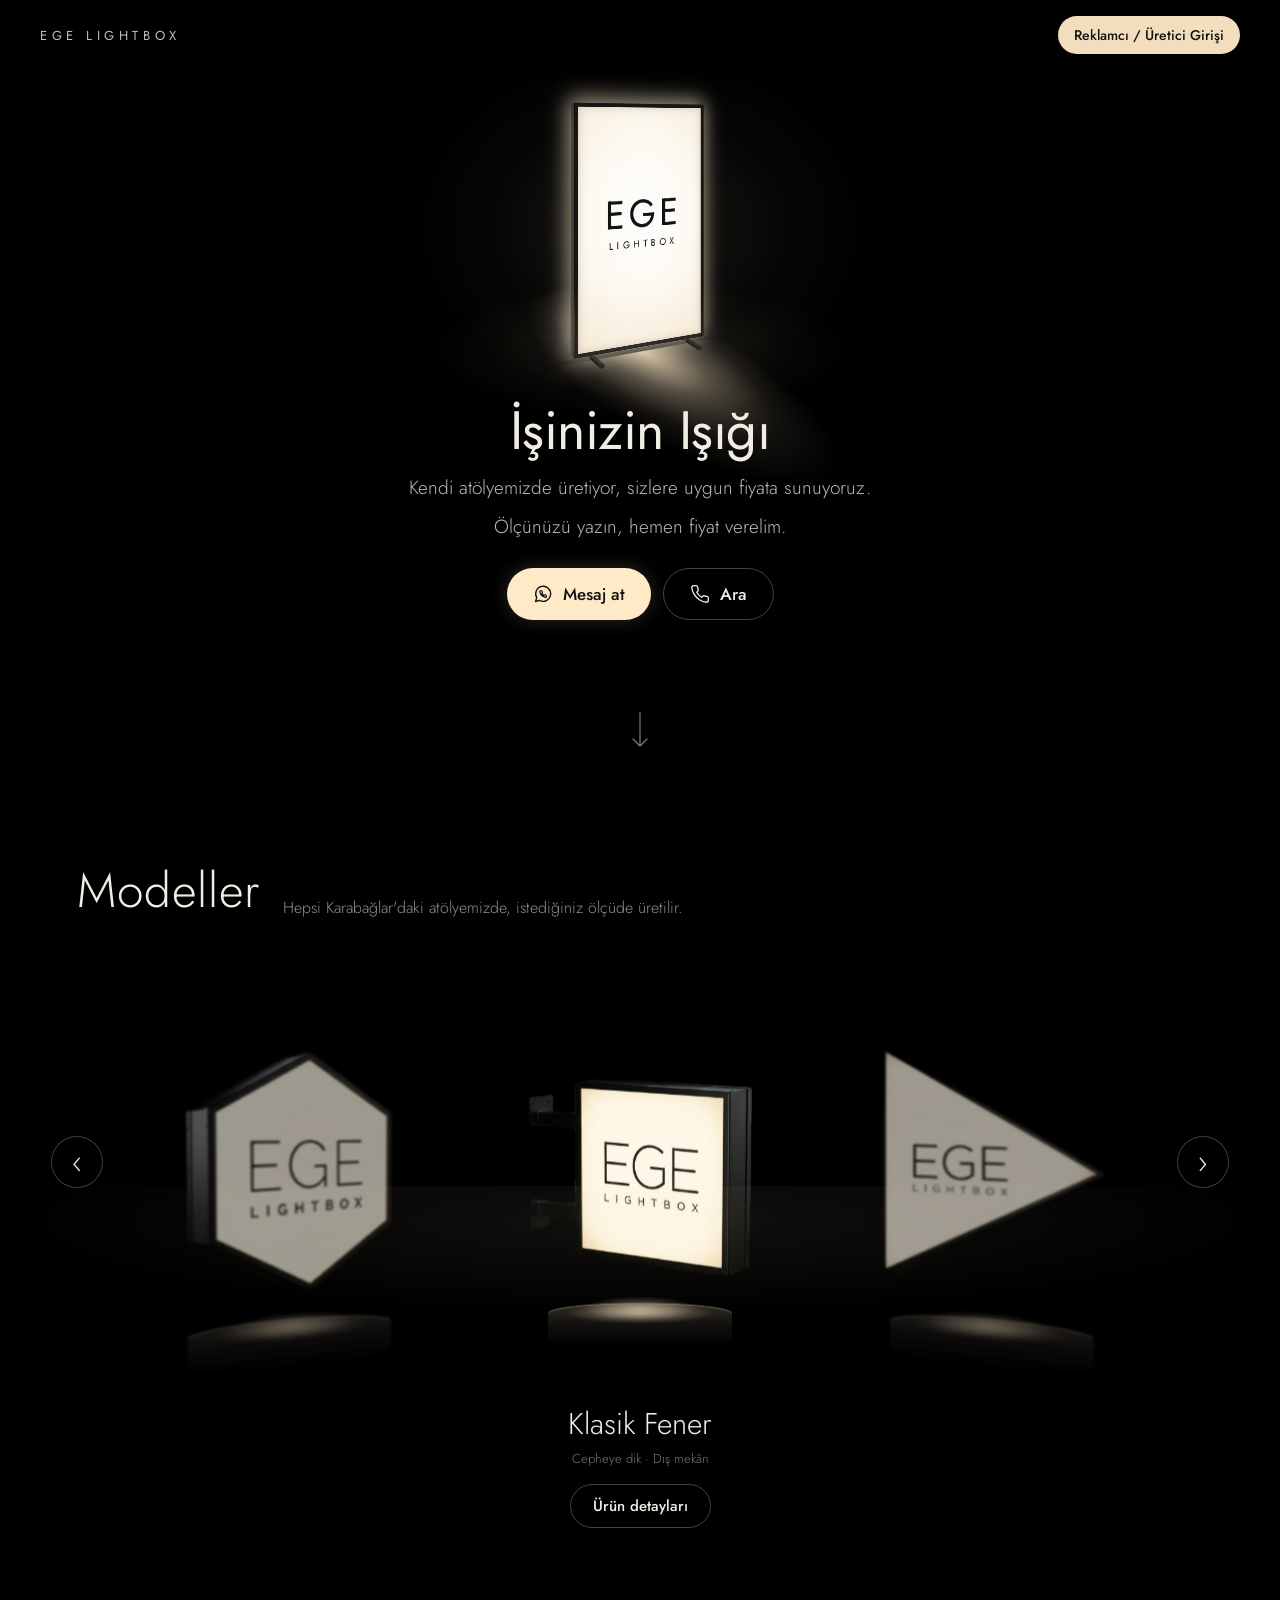
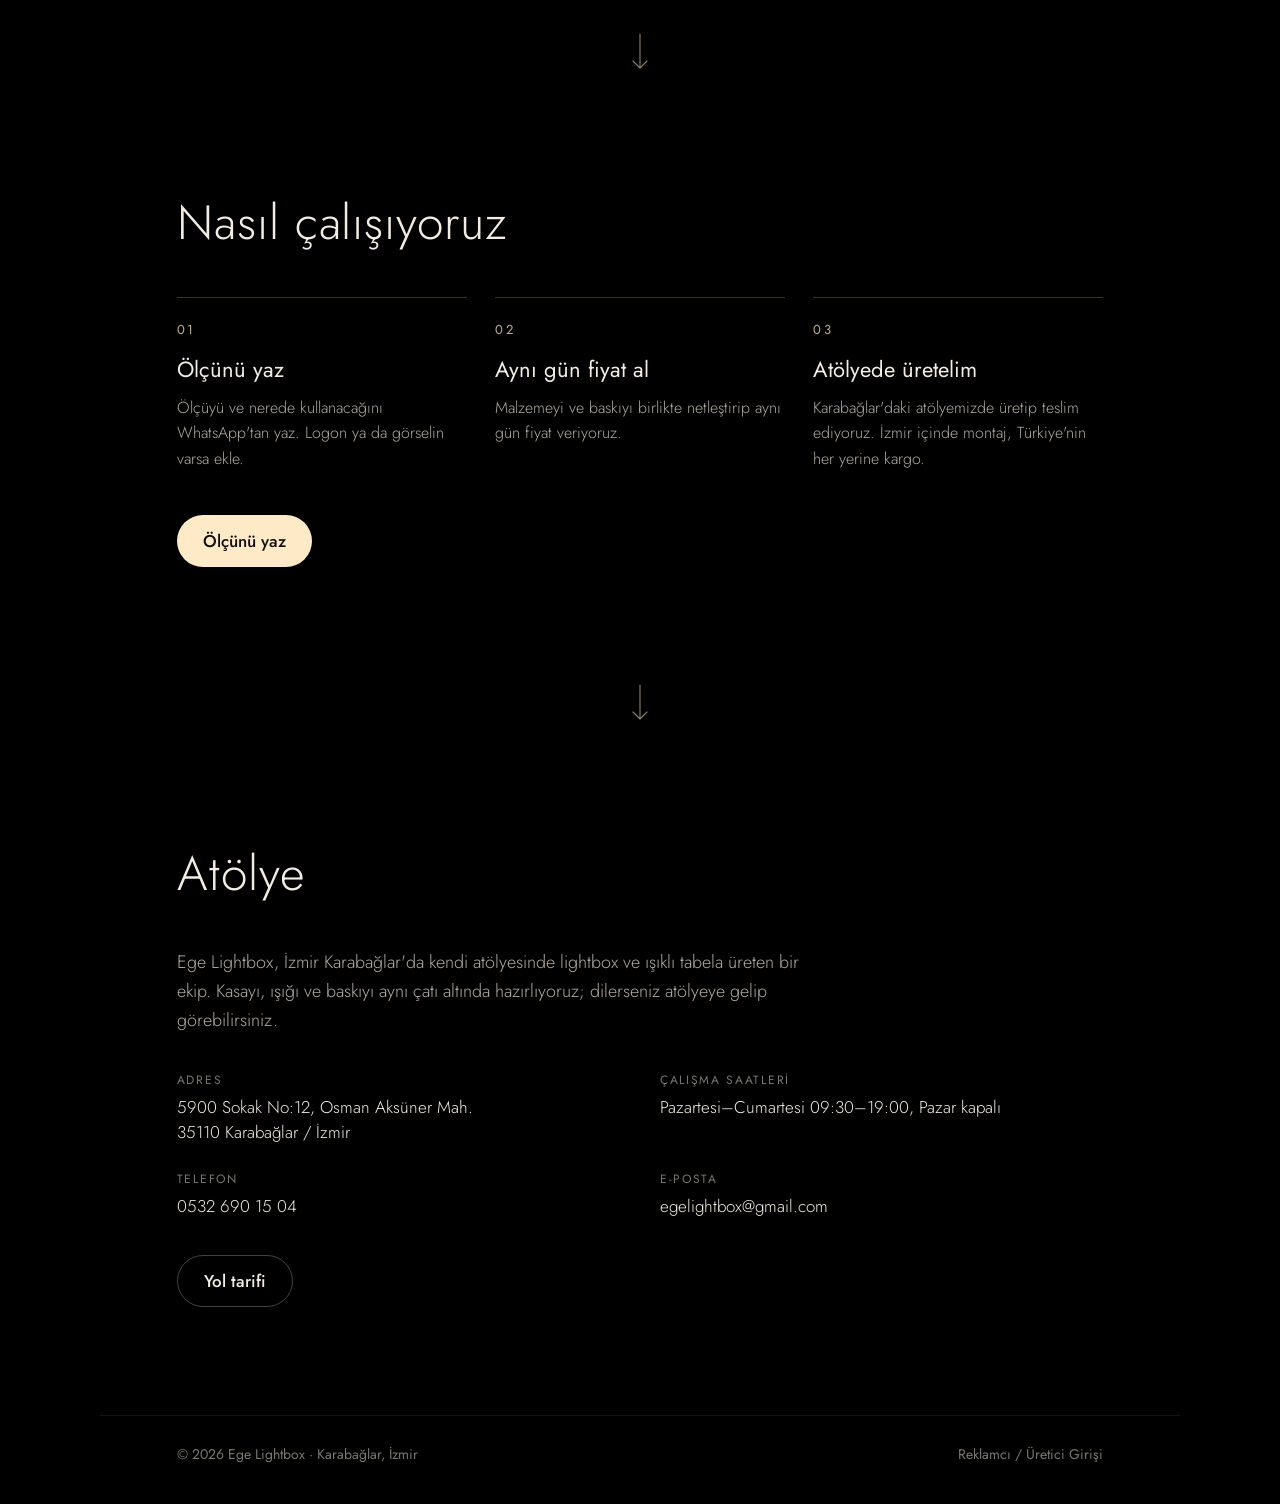
<file: index.html>
<!doctype html>
<html lang="tr">
  <head>
    <meta charset="UTF-8" />
    <meta name="viewport" content="width=device-width, initial-scale=1.0" />
    <meta name="theme-color" content="#000000" />
    <title>Ege Lightbox | İzmir Lightbox ve Tabela Atölyesi</title>
    <meta name="description" content="İzmir Karabağlar'daki atölyemizde lightbox, fener tabela ve ışıklı tabela üretiyoruz. Ölçünü yaz, aynı gün fiyat verelim." />
    <link rel="canonical" href="https://egelightbox.com/" />
    <meta property="og:type" content="website" />
    <meta property="og:locale" content="tr_TR" />
    <meta property="og:title" content="Ege Lightbox | İzmir Lightbox ve Tabela Atölyesi" />
    <meta property="og:description" content="İzmir Karabağlar'daki atölyemizde lightbox, fener tabela ve ışıklı tabela üretiyoruz. Ölçünü yaz, aynı gün fiyat verelim." />
    <meta property="og:url" content="https://egelightbox.com/" />
    <meta property="og:image" content="https://egelightbox.com/urunler/standart-duvar-lightbox-kullanim.webp" />
    <script type="application/ld+json">{"@context":"https://schema.org","@type":"LocalBusiness","name":"Ege Lightbox","url":"https://egelightbox.com","telephone":"+905326901504","email":"egelightbox@gmail.com","image":"https://egelightbox.com/urunler/standart-duvar-lightbox-kullanim.webp","address":{"@type":"PostalAddress","streetAddress":"5900 Sokak No:12, Osman Aksüner Mah.","postalCode":"35110","addressLocality":"Karabağlar","addressRegion":"İzmir","addressCountry":"TR"},"areaServed":"İzmir","openingHoursSpecification":[{"@type":"OpeningHoursSpecification","dayOfWeek":["Monday","Tuesday","Wednesday","Thursday","Friday","Saturday"],"opens":"09:30","closes":"19:00"}]}</script>
    <link rel="preconnect" href="https://fonts.googleapis.com" />
    <link rel="preconnect" href="https://fonts.gstatic.com" crossorigin />
    <link href="https://fonts.googleapis.com/css2?family=Jost:wght@300;400;500&display=swap" rel="stylesheet" />
    <style>html,body{background:#000;margin:0}</style>
    <!-- Google etiketi (Ads ölçümü). Bilgisayarda, ağ içinde ya da geçici deneme linkinde yüklenmez, sayım kirlenmesin -->
    <script>
      window.dataLayer = window.dataLayer || [];
      function gtag(){dataLayer.push(arguments);}
      if (!/^(localhost|127\.|192\.168\.|10\.)/.test(location.hostname) && !/(trycloudflare\.com|pages\.dev|github\.io)$/.test(location.hostname)) {
        var g = document.createElement('script');
        g.async = true;
        g.src = 'https://www.googletagmanager.com/gtag/js?id=AW-18545271923';
        document.head.appendChild(g);
        gtag('js', new Date());
        gtag('config', 'AW-18545271923');
        // Microsoft Clarity: ziyaretçi kayıtları ve ısı haritası (proje: Ege Lightbox)
        (function(c,l,a,r,i,t,y){c[a]=c[a]||function(){(c[a].q=c[a].q||[]).push(arguments)};
        t=l.createElement(r);t.async=1;t.src="https://www.clarity.ms/tag/"+i;
        y=l.getElementsByTagName(r)[0];y.parentNode.insertBefore(t,y);})(window,document,"clarity","script","z84t2651er");
      } else { window.gtag = undefined; }
    </script>
    <script type="module" crossorigin src="/assets/index-DtxNnN1X.js"></script>
    <link rel="stylesheet" crossorigin href="/assets/index-xO9GNj7Z.css">
  </head>
  <body>
    <div id="root"><main class=""><header class="top"><a class="brand" href="/">EGE LIGHTBOX</a><a class="cta-small" href="#reklamci">Reklamcı / Üretici Girişi</a></header><section class="hero"><div class="sticky"><div class="stage"><div class="halo"></div><div class="crack"></div><div class="scene"><div class="box"><div class="spill s-front"></div><div class="spill s-back"></div><div class="bloom b-front"></div><div class="bloom b-back"></div><div class="face front"><div class="lit"></div><div class="logo"><span class="ege">EGE</span><span class="lb">LIGHTBOX</span></div></div><div class="face back"><div class="lit"></div><div class="logo"><span class="ege">EGE</span><span class="lb">LIGHTBOX</span></div></div><div class="side left"></div><div class="side right"></div><div class="cap"></div><div class="foot f1"><i class="ft"></i><i class="fs fs1"></i><i class="fs fs2"></i><i class="fe fe1"></i><i class="fe fe2"></i></div><div class="foot f2"><i class="ft"></i><i class="fs fs1"></i><i class="fs fs2"></i><i class="fe fe1"></i><i class="fe fe2"></i></div></div></div><div class="pool"></div></div><div class="message"><h1>İşinizin Işığı</h1><p>Kendi atölyemizde üretiyor, sizlere uygun fiyata sunuyoruz.<span class="ara"></span>Ölçünüzü yazın, hemen fiyat verelim.</p><div class="actions"><a class="cta" href="https://wa.me/905528839446?text=Merhaba%2C%20lightbox%20i%C3%A7in%20fiyat%20almak%20istiyorum." aria-label="WhatsApp&#x27;tan mesaj at"><svg viewBox="0 0 24 24" fill="none" stroke="currentColor" stroke-width="1.6" stroke-linecap="round" stroke-linejoin="round" aria-hidden="true"><path d="M3 21l1.5-4.6A9 9 0 1 1 7.8 19.6z"></path><path d="M22 16.92v3a2 2 0 0 1-2.18 2 19.79 19.79 0 0 1-8.63-3.07 19.5 19.5 0 0 1-6-6 19.79 19.79 0 0 1-3.07-8.67A2 2 0 0 1 4.11 2h3a2 2 0 0 1 2 1.72 12.84 12.84 0 0 0 .7 2.81 2 2 0 0 1-.45 2.11L8.09 9.91a16 16 0 0 0 6 6l1.27-1.27a2 2 0 0 1 2.11-.45 12.84 12.84 0 0 0 2.81.7A2 2 0 0 1 22 16.92z" transform="translate(7.3 7.3) scale(0.4)" stroke-width="3.6"></path></svg>Mesaj at</a><a class="ghost" href="tel:05326901504" aria-label="Ara: 0532 690 15 04"><svg viewBox="0 0 24 24" fill="none" stroke="currentColor" stroke-width="1.6" stroke-linecap="round" stroke-linejoin="round" aria-hidden="true"><path d="M22 16.92v3a2 2 0 0 1-2.18 2 19.79 19.79 0 0 1-8.63-3.07 19.5 19.5 0 0 1-6-6 19.79 19.79 0 0 1-3.07-8.67A2 2 0 0 1 4.11 2h3a2 2 0 0 1 2 1.72 12.84 12.84 0 0 0 .7 2.81 2 2 0 0 1-.45 2.11L8.09 9.91a16 16 0 0 0 6 6l1.27-1.27a2 2 0 0 1 2.11-.45 12.84 12.84 0 0 0 2.81.7A2 2 0 0 1 22 16.92z"></path></svg>Ara</a></div></div><a class="asagi a-hero" href="#modeller" aria-label="Aşağı in"><svg viewBox="0 0 24 40" aria-hidden="true"><path d="M12 2v34M5 29l7 7 7-7"></path></svg></a></div></section><section class="urunler" id="modeller"><div class="u-bas"><h2>Modeller</h2><p>Hepsi Karabağlar&#x27;daki atölyemizde, istediğiniz ölçüde üretilir.</p></div><div class="u-sahne"><div class="u-zemin"></div><button class="aday" style="--a:3.000;--s:-0.951;--c:0.691;--d:-72.0;--gec:0.0s;--g:0.000;z-index:4" aria-label="Duvar Lightbox" tabindex="0"><span class="suzul"><img src="/urunler/standart-duvar-lightbox-kesik.webp" alt="Duvar Lightbox lightbox" loading="lazy" decoding="async" draggable="false"/></span><span class="isik"></span><span class="kaide"></span></button><button class="aday" style="--a:2.000;--s:-0.951;--c:0.691;--d:-72.0;--gec:-0.7s;--g:0.000;z-index:6" aria-label="Çift Taraflı Ayaklı" tabindex="0"><span class="suzul"><img src="/urunler/cift-tarafli-tasinabilir-lightbox-kesik.webp" alt="Çift Taraflı Ayaklı lightbox" loading="lazy" decoding="async" draggable="false"/></span><span class="isik"></span><span class="kaide"></span></button><button class="aday" style="--a:1.000;--s:-0.643;--c:0.234;--d:-40.0;--gec:-1.4s;--g:0.750;z-index:8" aria-label="Altıgen Fener" tabindex="0"><span class="suzul"><img src="/urunler/altigen-fener-tabela-lightbox-kesik.webp" alt="Altıgen Fener lightbox" loading="lazy" decoding="async" draggable="false"/></span><span class="isik"></span><span class="kaide"></span></button><button class="aday on" style="--a:0.000;--s:0.000;--c:0.000;--d:0.0;--gec:-2.1s;--g:1.000;z-index:10" aria-label="Klasik Fener detayını aç" tabindex="0"><span class="suzul"><img src="/urunler/fener-lightbox-tabela-kesik.webp" alt="Klasik Fener lightbox" loading="lazy" decoding="async" draggable="false"/></span><span class="isik"></span><span class="kaide"></span></button><button class="aday" style="--a:1.000;--s:0.643;--c:0.234;--d:40.0;--gec:-2.8s;--g:0.750;z-index:8" aria-label="Üçgen Fener" tabindex="0"><span class="suzul"><img src="/urunler/ucgen-fener-lightbox-kesik.webp" alt="Üçgen Fener lightbox" loading="lazy" decoding="async" draggable="false"/></span><span class="isik"></span><span class="kaide"></span></button><button class="aday" style="--a:2.000;--s:0.951;--c:0.691;--d:72.0;--gec:-3.5s;--g:0.000;z-index:6" aria-label="Altıgen Duvar" tabindex="0"><span class="suzul"><img src="/urunler/altigen-duvar-lightbox-kesik.webp" alt="Altıgen Duvar lightbox" loading="lazy" decoding="async" draggable="false"/></span><span class="isik"></span><span class="kaide"></span></button><button class="aday" style="--a:3.000;--s:0.951;--c:0.691;--d:72.0;--gec:-4.2s;--g:0.000;z-index:4" aria-label="Küp Lightbox" tabindex="0"><span class="suzul"><img src="/urunler/kup-masaustu-lightbox-kesik.webp" alt="Küp Lightbox lightbox" loading="lazy" decoding="async" draggable="false"/></span><span class="isik"></span><span class="kaide"></span></button><button class="u-ok sol" aria-label="Önceki model">‹</button><button class="u-ok sag" aria-label="Sonraki model">›</button></div><button class="u-ad" aria-live="polite" aria-label="Klasik Fener detayını aç"><span class="u-ad-ad">Klasik Fener</span><span class="u-ad-et">Cepheye dik · Dış mekân</span><span class="u-ad-dugme">Ürün detayları</span></button><div class="u-bilgi" aria-hidden="true"></div></section><a class="asagi " href="#nasil" aria-label="Aşağı in"><svg viewBox="0 0 24 40" aria-hidden="true"><path d="M12 2v34M5 29l7 7 7-7"></path></svg></a><section class="bolum nasil" id="nasil"><h2>Nasıl çalışıyoruz</h2><ol class="adimlar"><li><span class="adim-no">01</span><h3>Ölçünü yaz</h3><p>Ölçüyü ve nerede kullanacağını WhatsApp&#x27;tan yaz. Logon ya da görselin varsa ekle.</p></li><li><span class="adim-no">02</span><h3>Aynı gün fiyat al</h3><p>Malzemeyi ve baskıyı birlikte netleştirip aynı gün fiyat veriyoruz.</p></li><li><span class="adim-no">03</span><h3>Atölyede üretelim</h3><p>Karabağlar&#x27;daki atölyemizde üretip teslim ediyoruz. İzmir içinde montaj, Türkiye&#x27;nin her yerine kargo.</p></li></ol><a class="cta" href="https://wa.me/905528839446?text=Merhaba%2C%20lightbox%20i%C3%A7in%20fiyat%20almak%20istiyorum.%20%C3%96l%C3%A7%C3%BC%3A%20">Ölçünü yaz</a></section><a class="asagi " href="#atolye" aria-label="Aşağı in"><svg viewBox="0 0 24 40" aria-hidden="true"><path d="M12 2v34M5 29l7 7 7-7"></path></svg></a><section class="bolum atolye" id="atolye"><h2>Atölye</h2><p class="atolye-giris">Ege Lightbox, İzmir Karabağlar&#x27;da kendi atölyesinde lightbox ve ışıklı tabela üreten bir ekip. Kasayı, ışığı ve baskıyı aynı çatı altında hazırlıyoruz; dilerseniz atölyeye gelip görebilirsiniz.</p><dl class="atolye-bilgi"><div><dt>Adres</dt><dd>5900 Sokak No:12, Osman Aksüner Mah.<br/>35110<!-- --> <!-- -->Karabağlar<!-- --> / <!-- -->İzmir</dd></div><div><dt>Çalışma saatleri</dt><dd>Pazartesi–Cumartesi 09:30–19:00, Pazar kapalı</dd></div><div><dt>Telefon</dt><dd><a href="tel:+905326901504">0532 690 15 04</a></dd></div><div><dt>E-posta</dt><dd><a href="mailto:egelightbox@gmail.com">egelightbox@gmail.com</a></dd></div></dl><div class="actions atolye-dugme"><a class="ghost" href="https://www.google.com/maps/dir/?api=1&amp;destination=Ege%20Lightbox&amp;destination_place_id=ChIJARxQHS3fuxQRR_nK7dGKqWg" target="_blank" rel="noopener">Yol tarifi</a></div></section><footer class="alt"><span>© <!-- -->2026<!-- --> Ege Lightbox · Karabağlar, İzmir</span><a href="#reklamci">Reklamcı / Üretici Girişi</a></footer></main></div>
  </body>
</html>
</file>
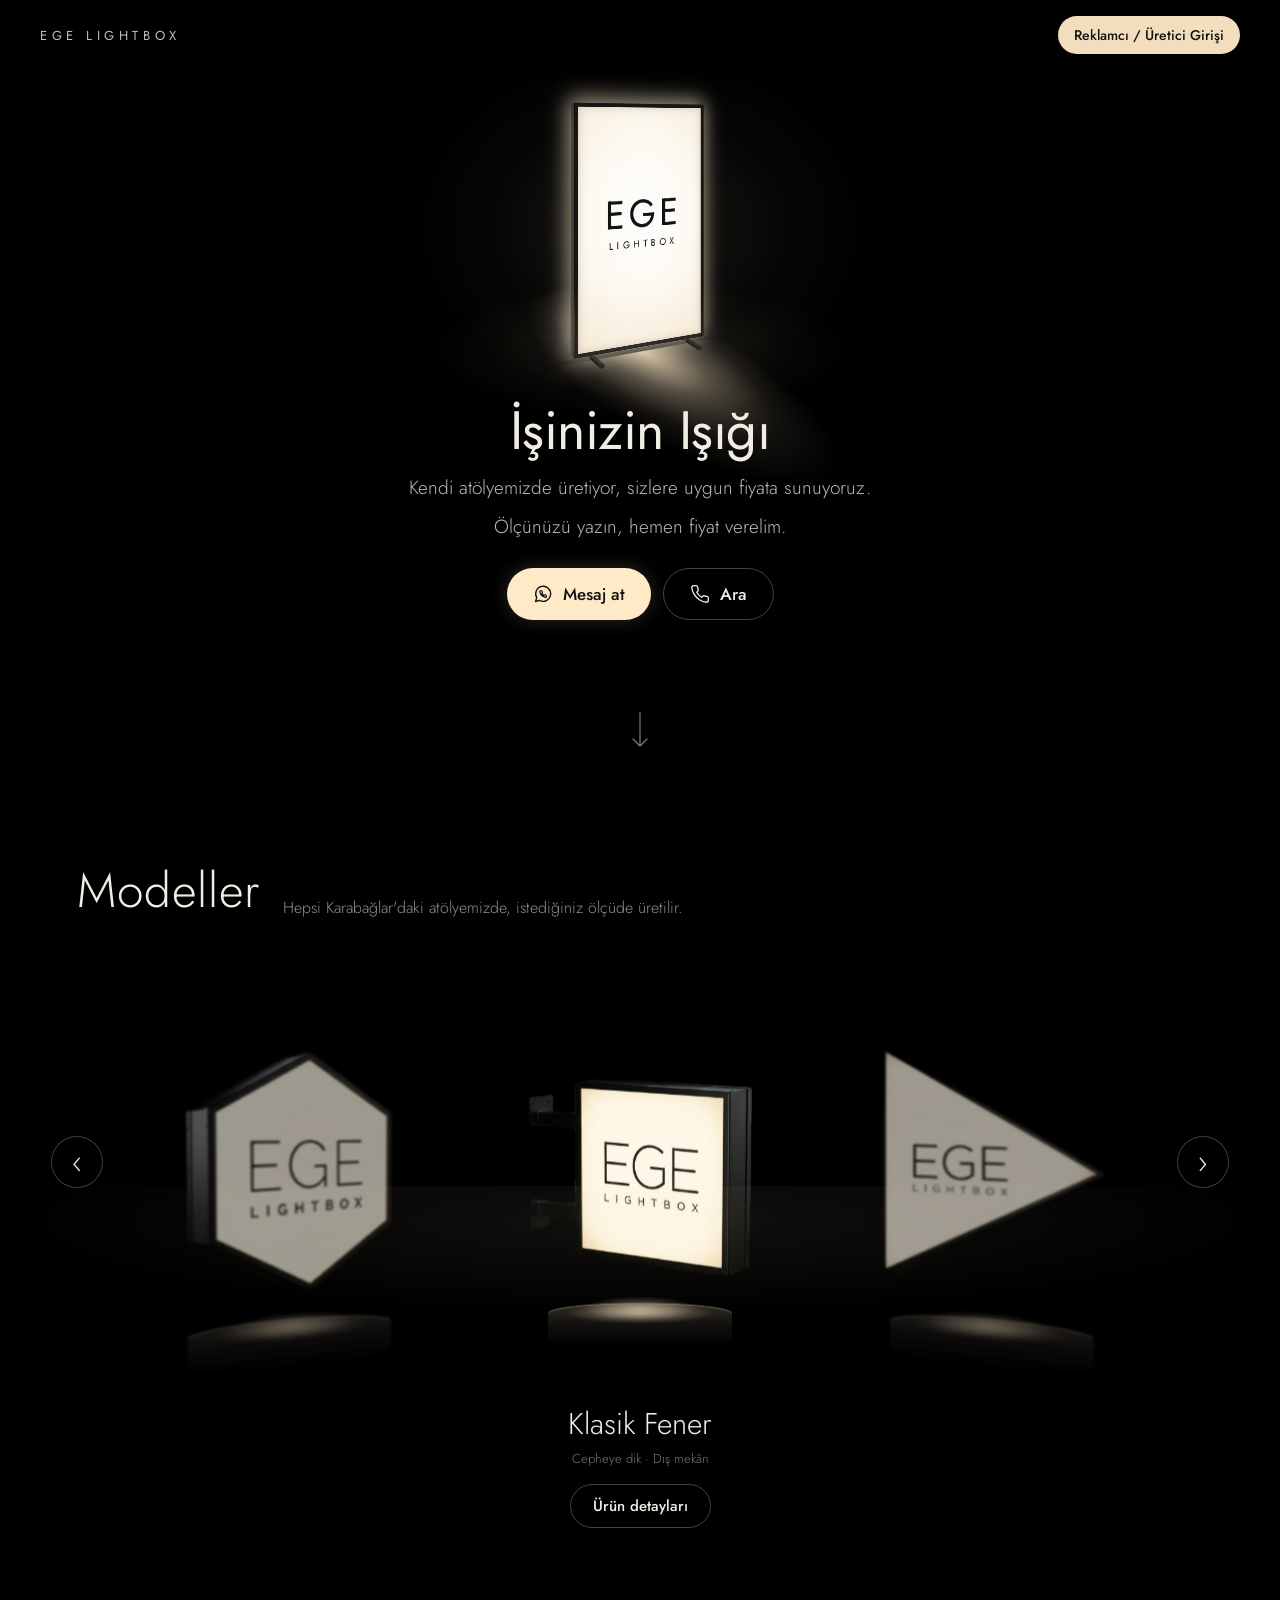
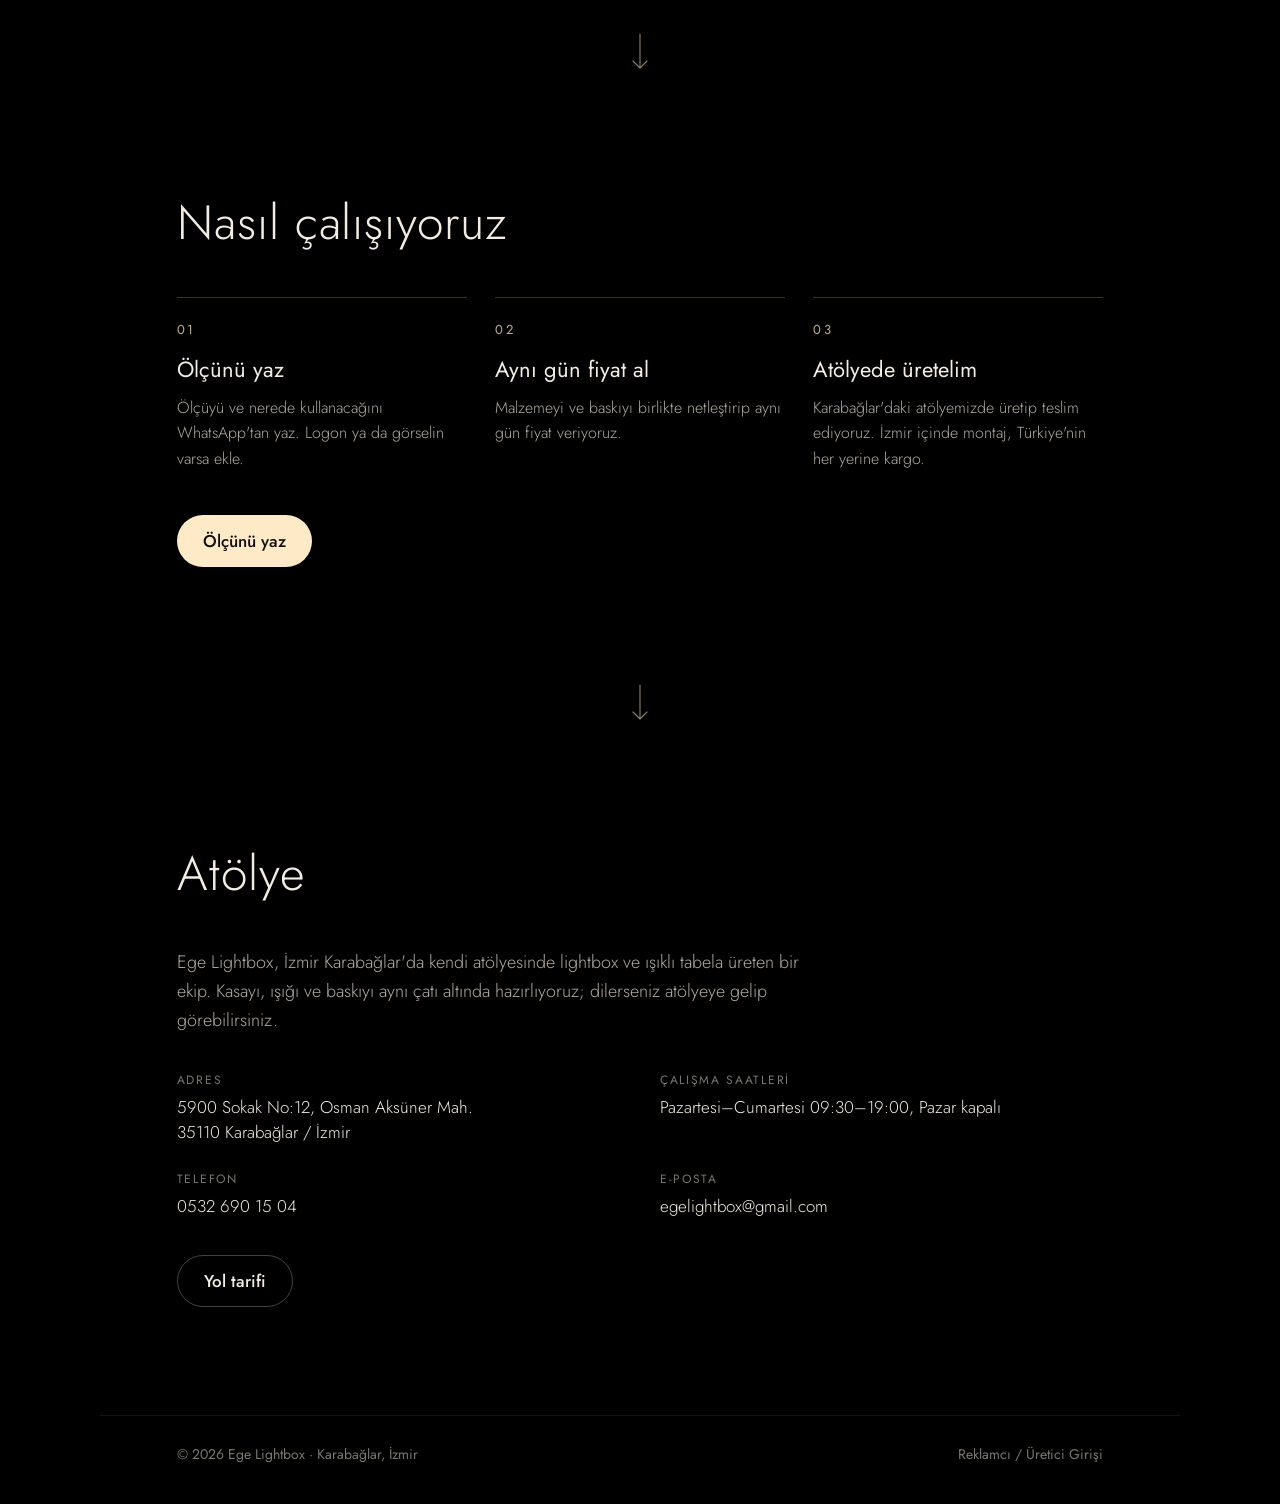
<file: altigen-fener-tabela/index.html>
<!doctype html>
<html lang="tr">
  <head>
    <meta charset="UTF-8" />
    <meta name="viewport" content="width=device-width, initial-scale=1.0" />
    <meta name="theme-color" content="#000000" />
    <title>Altıgen Fener Tabela İzmir | Ege Lightbox</title>
    <meta name="description" content="Modern altıgen form. Sokaktan geçen herkesin gözüne iki yönden çarpar. Karabağlar'daki atölyemizde üretilir, aynı gün fiyat." />
    <link rel="canonical" href="https://egelightbox.com/altigen-fener-tabela/" />
    <meta property="og:type" content="website" />
    <meta property="og:locale" content="tr_TR" />
    <meta property="og:title" content="Altıgen Fener Tabela İzmir | Ege Lightbox" />
    <meta property="og:description" content="Modern altıgen form. Sokaktan geçen herkesin gözüne iki yönden çarpar. Karabağlar'daki atölyemizde üretilir, aynı gün fiyat." />
    <meta property="og:url" content="https://egelightbox.com/altigen-fener-tabela/" />
    <meta property="og:image" content="https://egelightbox.com/urunler/altigen-fener-tabela-lightbox-kullanim.webp" />
    <script type="application/ld+json">{"@context":"https://schema.org","@type":"LocalBusiness","name":"Ege Lightbox","url":"https://egelightbox.com","telephone":"+905326901504","email":"egelightbox@gmail.com","image":"https://egelightbox.com/urunler/standart-duvar-lightbox-kullanim.webp","address":{"@type":"PostalAddress","streetAddress":"5900 Sokak No:12, Osman Aksüner Mah.","postalCode":"35110","addressLocality":"Karabağlar","addressRegion":"İzmir","addressCountry":"TR"},"areaServed":"İzmir","openingHoursSpecification":[{"@type":"OpeningHoursSpecification","dayOfWeek":["Monday","Tuesday","Wednesday","Thursday","Friday","Saturday"],"opens":"09:30","closes":"19:00"}]}</script>
    <script type="application/ld+json">{"@context":"https://schema.org","@type":"Product","name":"Altıgen Fener","description":"Modern altıgen form. Sokaktan geçen herkesin gözüne iki yönden çarpar.","image":"https://egelightbox.com/urunler/altigen-fener-tabela-lightbox-kullanim.webp","brand":{"@type":"Brand","name":"Ege Lightbox"}}</script>
    <link rel="preconnect" href="https://fonts.googleapis.com" />
    <link rel="preconnect" href="https://fonts.gstatic.com" crossorigin />
    <link href="https://fonts.googleapis.com/css2?family=Jost:wght@300;400;500&display=swap" rel="stylesheet" />
    <style>html,body{background:#000;margin:0}</style>
    <!-- Google etiketi (Ads ölçümü). Bilgisayarda, ağ içinde ya da geçici deneme linkinde yüklenmez, sayım kirlenmesin -->
    <script>
      window.dataLayer = window.dataLayer || [];
      function gtag(){dataLayer.push(arguments);}
      if (!/^(localhost|127\.|192\.168\.|10\.)/.test(location.hostname) && !/(trycloudflare\.com|pages\.dev|github\.io)$/.test(location.hostname)) {
        var g = document.createElement('script');
        g.async = true;
        g.src = 'https://www.googletagmanager.com/gtag/js?id=AW-18545271923';
        document.head.appendChild(g);
        gtag('js', new Date());
        gtag('config', 'AW-18545271923');
        // Microsoft Clarity: ziyaretçi kayıtları ve ısı haritası (proje: Ege Lightbox)
        (function(c,l,a,r,i,t,y){c[a]=c[a]||function(){(c[a].q=c[a].q||[]).push(arguments)};
        t=l.createElement(r);t.async=1;t.src="https://www.clarity.ms/tag/"+i;
        y=l.getElementsByTagName(r)[0];y.parentNode.insertBefore(t,y);})(window,document,"clarity","script","z84t2651er");
      } else { window.gtag = undefined; }
    </script>
    <script type="module" crossorigin src="/assets/index-DtxNnN1X.js"></script>
    <link rel="stylesheet" crossorigin href="/assets/index-xO9GNj7Z.css">
  </head>
  <body>
    <div id="root"><link rel="preload" as="image" href="/urunler/altigen-fener-tabela-lightbox-kullanim.webp"/><main class=" sayfa-u"><header class="top"><a class="brand" href="/">EGE LIGHTBOX</a><a class="cta-small" href="#reklamci">Reklamcı / Üretici Girişi</a></header><section class="hero"><div class="sticky"><div class="stage"><div class="halo"></div><div class="crack"></div><div class="scene"><div class="box"><div class="spill s-front"></div><div class="spill s-back"></div><div class="bloom b-front"></div><div class="bloom b-back"></div><div class="face front"><div class="lit"></div><div class="logo"><span class="ege">EGE</span><span class="lb">LIGHTBOX</span></div></div><div class="face back"><div class="lit"></div><div class="logo"><span class="ege">EGE</span><span class="lb">LIGHTBOX</span></div></div><div class="side left"></div><div class="side right"></div><div class="cap"></div><div class="foot f1"><i class="ft"></i><i class="fs fs1"></i><i class="fs fs2"></i><i class="fe fe1"></i><i class="fe fe2"></i></div><div class="foot f2"><i class="ft"></i><i class="fs fs1"></i><i class="fs fs2"></i><i class="fe fe1"></i><i class="fe fe2"></i></div></div></div><div class="pool"></div></div><div class="message"><h1>İşinizin Işığı</h1><p>Kendi atölyemizde üretiyor, sizlere uygun fiyata sunuyoruz.<span class="ara"></span>Ölçünüzü yazın, hemen fiyat verelim.</p><div class="actions"><a class="cta" href="https://wa.me/905528839446?text=Merhaba%2C%20lightbox%20i%C3%A7in%20fiyat%20almak%20istiyorum." aria-label="WhatsApp&#x27;tan mesaj at"><svg viewBox="0 0 24 24" fill="none" stroke="currentColor" stroke-width="1.6" stroke-linecap="round" stroke-linejoin="round" aria-hidden="true"><path d="M3 21l1.5-4.6A9 9 0 1 1 7.8 19.6z"></path><path d="M22 16.92v3a2 2 0 0 1-2.18 2 19.79 19.79 0 0 1-8.63-3.07 19.5 19.5 0 0 1-6-6 19.79 19.79 0 0 1-3.07-8.67A2 2 0 0 1 4.11 2h3a2 2 0 0 1 2 1.72 12.84 12.84 0 0 0 .7 2.81 2 2 0 0 1-.45 2.11L8.09 9.91a16 16 0 0 0 6 6l1.27-1.27a2 2 0 0 1 2.11-.45 12.84 12.84 0 0 0 2.81.7A2 2 0 0 1 22 16.92z" transform="translate(7.3 7.3) scale(0.4)" stroke-width="3.6"></path></svg>Mesaj at</a><a class="ghost" href="tel:05326901504" aria-label="Ara: 0532 690 15 04"><svg viewBox="0 0 24 24" fill="none" stroke="currentColor" stroke-width="1.6" stroke-linecap="round" stroke-linejoin="round" aria-hidden="true"><path d="M22 16.92v3a2 2 0 0 1-2.18 2 19.79 19.79 0 0 1-8.63-3.07 19.5 19.5 0 0 1-6-6 19.79 19.79 0 0 1-3.07-8.67A2 2 0 0 1 4.11 2h3a2 2 0 0 1 2 1.72 12.84 12.84 0 0 0 .7 2.81 2 2 0 0 1-.45 2.11L8.09 9.91a16 16 0 0 0 6 6l1.27-1.27a2 2 0 0 1 2.11-.45 12.84 12.84 0 0 0 2.81.7A2 2 0 0 1 22 16.92z"></path></svg>Ara</a></div></div><a class="asagi a-hero" href="#modeller" aria-label="Aşağı in"><svg viewBox="0 0 24 40" aria-hidden="true"><path d="M12 2v34M5 29l7 7 7-7"></path></svg></a></div></section><section class="urunler acik" id="modeller"><div class="u-bas"><h2>Modeller</h2><p>Hepsi Karabağlar&#x27;daki atölyemizde, istediğiniz ölçüde üretilir.</p></div><div class="u-sahne"><div class="u-zemin"></div><button class="aday" style="--a:2.000;--s:-0.951;--c:0.691;--d:-72.0;--gec:0.0s;--g:0.000;z-index:6" aria-label="Duvar Lightbox" tabindex="-1"><span class="suzul"><img src="/urunler/standart-duvar-lightbox-kesik.webp" alt="Duvar Lightbox lightbox" loading="lazy" decoding="async" draggable="false"/></span><span class="isik"></span><span class="kaide"></span></button><button class="aday" style="--a:1.000;--s:-0.643;--c:0.234;--d:-40.0;--gec:-0.7s;--g:0.750;z-index:8" aria-label="Çift Taraflı Ayaklı" tabindex="-1"><span class="suzul"><img src="/urunler/cift-tarafli-tasinabilir-lightbox-kesik.webp" alt="Çift Taraflı Ayaklı lightbox" loading="lazy" decoding="async" draggable="false"/></span><span class="isik"></span><span class="kaide"></span></button><button class="aday on" style="--a:0.000;--s:0.000;--c:0.000;--d:0.0;--gec:-1.4s;--g:1.000;z-index:10" aria-label="Altıgen Fener detayını aç" tabindex="0"><span class="suzul"><img src="/urunler/altigen-fener-tabela-lightbox-kesik.webp" alt="Altıgen Fener lightbox" loading="lazy" decoding="async" draggable="false"/></span><span class="isik"></span><span class="kaide"></span></button><button class="aday" style="--a:1.000;--s:0.643;--c:0.234;--d:40.0;--gec:-2.1s;--g:0.750;z-index:8" aria-label="Klasik Fener" tabindex="-1"><span class="suzul"><img src="/urunler/fener-lightbox-tabela-kesik.webp" alt="Klasik Fener lightbox" loading="lazy" decoding="async" draggable="false"/></span><span class="isik"></span><span class="kaide"></span></button><button class="aday" style="--a:2.000;--s:0.951;--c:0.691;--d:72.0;--gec:-2.8s;--g:0.000;z-index:6" aria-label="Üçgen Fener" tabindex="-1"><span class="suzul"><img src="/urunler/ucgen-fener-lightbox-kesik.webp" alt="Üçgen Fener lightbox" loading="lazy" decoding="async" draggable="false"/></span><span class="isik"></span><span class="kaide"></span></button><button class="aday" style="--a:3.000;--s:0.951;--c:0.691;--d:72.0;--gec:-3.5s;--g:0.000;z-index:4" aria-label="Altıgen Duvar" tabindex="-1"><span class="suzul"><img src="/urunler/altigen-duvar-lightbox-kesik.webp" alt="Altıgen Duvar lightbox" loading="lazy" decoding="async" draggable="false"/></span><span class="isik"></span><span class="kaide"></span></button><button class="aday" style="--a:4.000;--s:0.951;--c:0.691;--d:72.0;--gec:-4.2s;--g:0.000;z-index:2" aria-label="Küp Lightbox" tabindex="-1"><span class="suzul"><img src="/urunler/kup-masaustu-lightbox-kesik.webp" alt="Küp Lightbox lightbox" loading="lazy" decoding="async" draggable="false"/></span><span class="isik"></span><span class="kaide"></span></button><button class="u-ok sol" aria-label="Önceki model">‹</button><button class="u-ok sag" aria-label="Sonraki model">›</button></div><button class="u-ad" aria-live="polite" aria-label="Altıgen Fener detayını aç"><span class="u-ad-ad">Altıgen Fener</span><span class="u-ad-et">Cepheye dik · Dış mekân</span><span class="u-ad-dugme">Ürün detayları</span></button><div class="u-bilgi" aria-hidden="false"><div class="d-ic"><button class="d-geri" aria-label="Kapat"><span class="d-geri-yazi">‹ Tüm modeller</span><span class="d-x" aria-hidden="true">×</span></button><span class="d-etiket">Cepheye dik · Dış mekân</span><h3>Altıgen Fener</h3><p>Modern altıgen form. Sokaktan geçen herkesin gözüne iki yönden çarpar.</p><span class="d-baslik">Kullanımda</span><div class="d-gorsel"><img src="/urunler/altigen-fener-tabela-lightbox-kullanim.webp" alt="Altıgen Fener kullanım örneği"/></div><div class="d-kucuk"><button class="on" aria-label="Görsel"><img src="/urunler/altigen-fener-tabela-lightbox-kullanim.webp" alt="" loading="lazy"/></button><button class="" aria-label="Görsel"><img src="/urunler/altigen-fener-tabela-lightbox.webp" alt="" loading="lazy"/></button><button class="" aria-label="Görsel"><img src="/urunler/altigen-fener-tabela-lightbox-d1.webp" alt="" loading="lazy"/></button></div><ul><li>Çift yüz</li><li>UV baskı</li><li>Dış mekân LED</li></ul><dl><div><dt>40x40</dt><dd>3.990 TL<!-- --> <small>+ KDV</small></dd></div><div><dt>60x60</dt><dd>4.990 TL<!-- --> <small>+ KDV</small></dd></div></dl><a class="cta" href="https://wa.me/905528839446?text=Merhaba%2C%20Alt%C4%B1gen%20Fener%20i%C3%A7in%20fiyat%20almak%20istiyorum.%20%C3%96l%C3%A7%C3%BC%3A%20">Bu model için fiyat al</a></div></div></section><a class="asagi " href="#nasil" aria-label="Aşağı in"><svg viewBox="0 0 24 40" aria-hidden="true"><path d="M12 2v34M5 29l7 7 7-7"></path></svg></a><section class="bolum nasil" id="nasil"><h2>Nasıl çalışıyoruz</h2><ol class="adimlar"><li><span class="adim-no">01</span><h3>Ölçünü yaz</h3><p>Ölçüyü ve nerede kullanacağını WhatsApp&#x27;tan yaz. Logon ya da görselin varsa ekle.</p></li><li><span class="adim-no">02</span><h3>Aynı gün fiyat al</h3><p>Malzemeyi ve baskıyı birlikte netleştirip aynı gün fiyat veriyoruz.</p></li><li><span class="adim-no">03</span><h3>Atölyede üretelim</h3><p>Karabağlar&#x27;daki atölyemizde üretip teslim ediyoruz. İzmir içinde montaj, Türkiye&#x27;nin her yerine kargo.</p></li></ol><a class="cta" href="https://wa.me/905528839446?text=Merhaba%2C%20lightbox%20i%C3%A7in%20fiyat%20almak%20istiyorum.%20%C3%96l%C3%A7%C3%BC%3A%20">Ölçünü yaz</a></section><a class="asagi " href="#atolye" aria-label="Aşağı in"><svg viewBox="0 0 24 40" aria-hidden="true"><path d="M12 2v34M5 29l7 7 7-7"></path></svg></a><section class="bolum atolye" id="atolye"><h2>Atölye</h2><p class="atolye-giris">Ege Lightbox, İzmir Karabağlar&#x27;da kendi atölyesinde lightbox ve ışıklı tabela üreten bir ekip. Kasayı, ışığı ve baskıyı aynı çatı altında hazırlıyoruz; dilerseniz atölyeye gelip görebilirsiniz.</p><dl class="atolye-bilgi"><div><dt>Adres</dt><dd>5900 Sokak No:12, Osman Aksüner Mah.<br/>35110<!-- --> <!-- -->Karabağlar<!-- --> / <!-- -->İzmir</dd></div><div><dt>Çalışma saatleri</dt><dd>Pazartesi–Cumartesi 09:30–19:00, Pazar kapalı</dd></div><div><dt>Telefon</dt><dd><a href="tel:+905326901504">0532 690 15 04</a></dd></div><div><dt>E-posta</dt><dd><a href="mailto:egelightbox@gmail.com">egelightbox@gmail.com</a></dd></div></dl><div class="actions atolye-dugme"><a class="ghost" href="https://www.google.com/maps/dir/?api=1&amp;destination=Ege%20Lightbox&amp;destination_place_id=ChIJARxQHS3fuxQRR_nK7dGKqWg" target="_blank" rel="noopener">Yol tarifi</a></div></section><footer class="alt"><span>© <!-- -->2026<!-- --> Ege Lightbox · Karabağlar, İzmir</span><a href="#reklamci">Reklamcı / Üretici Girişi</a></footer></main></div>
  </body>
</html>
</file>
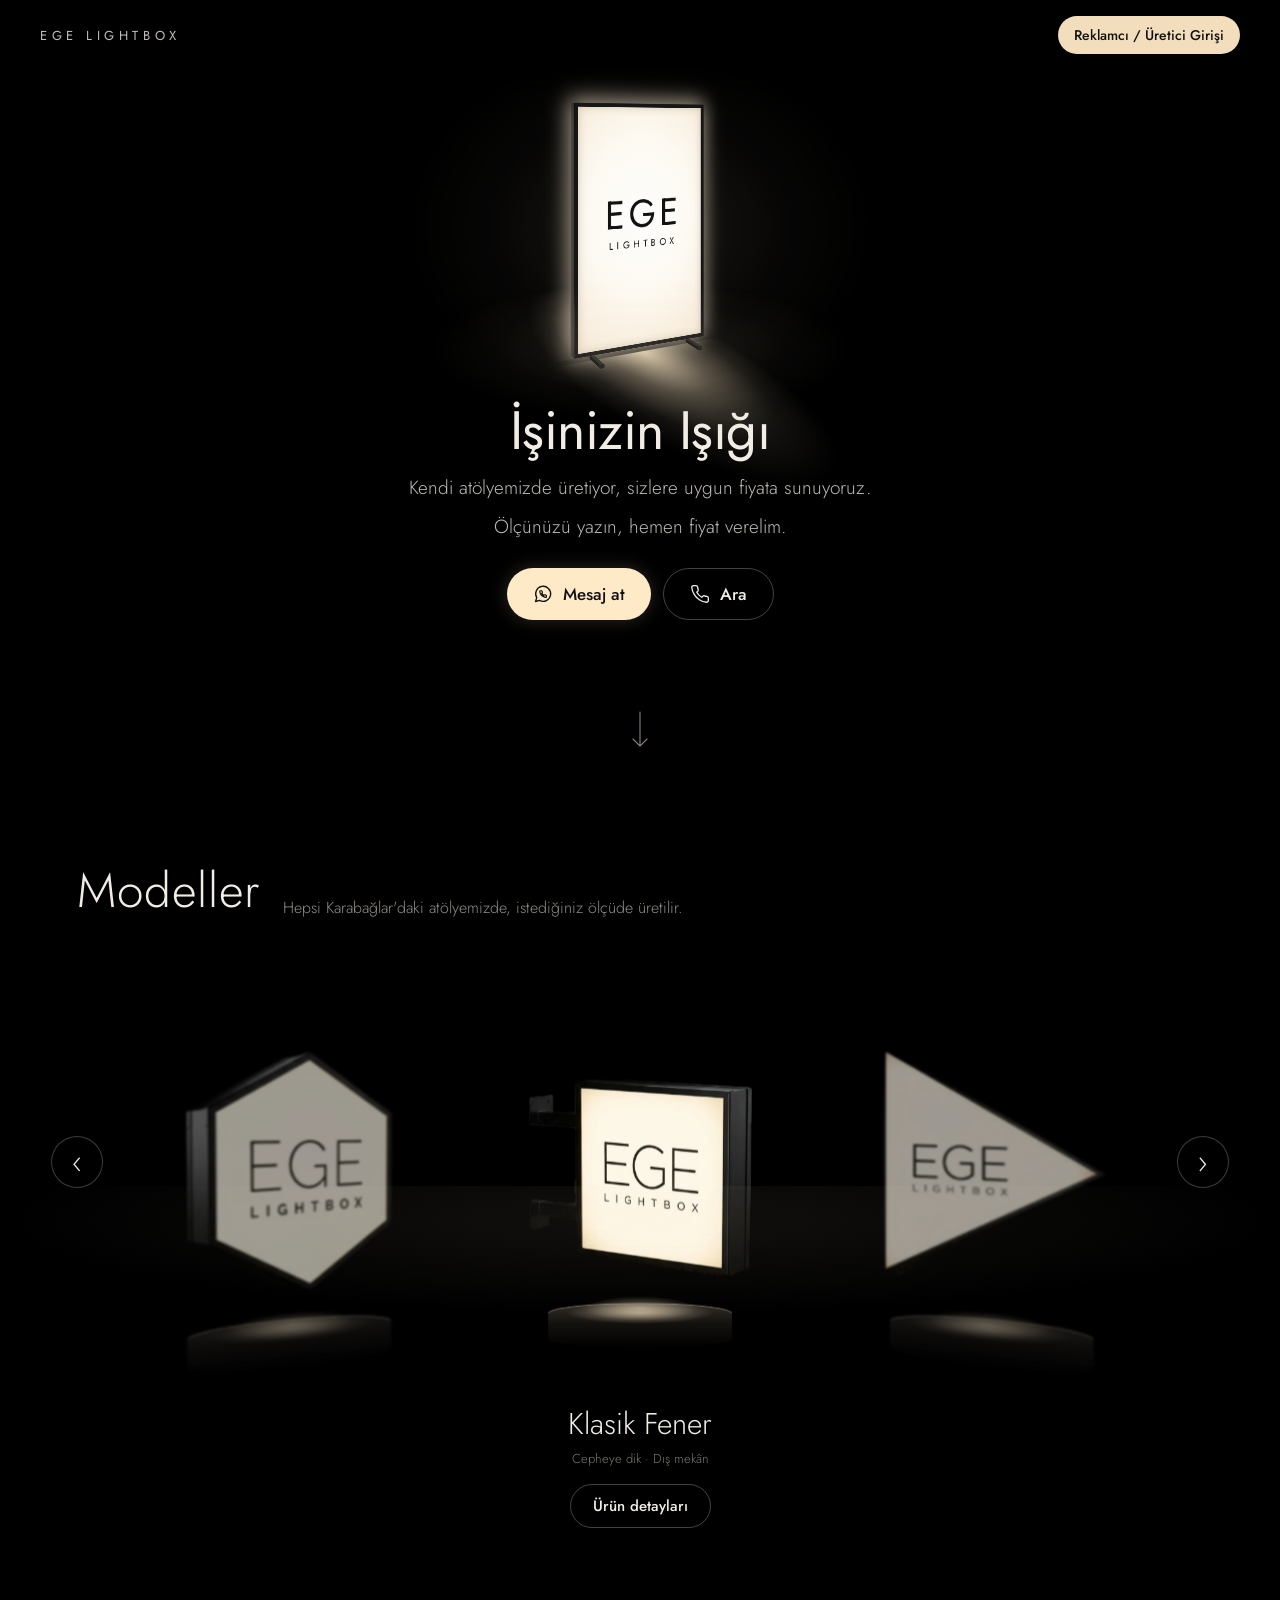
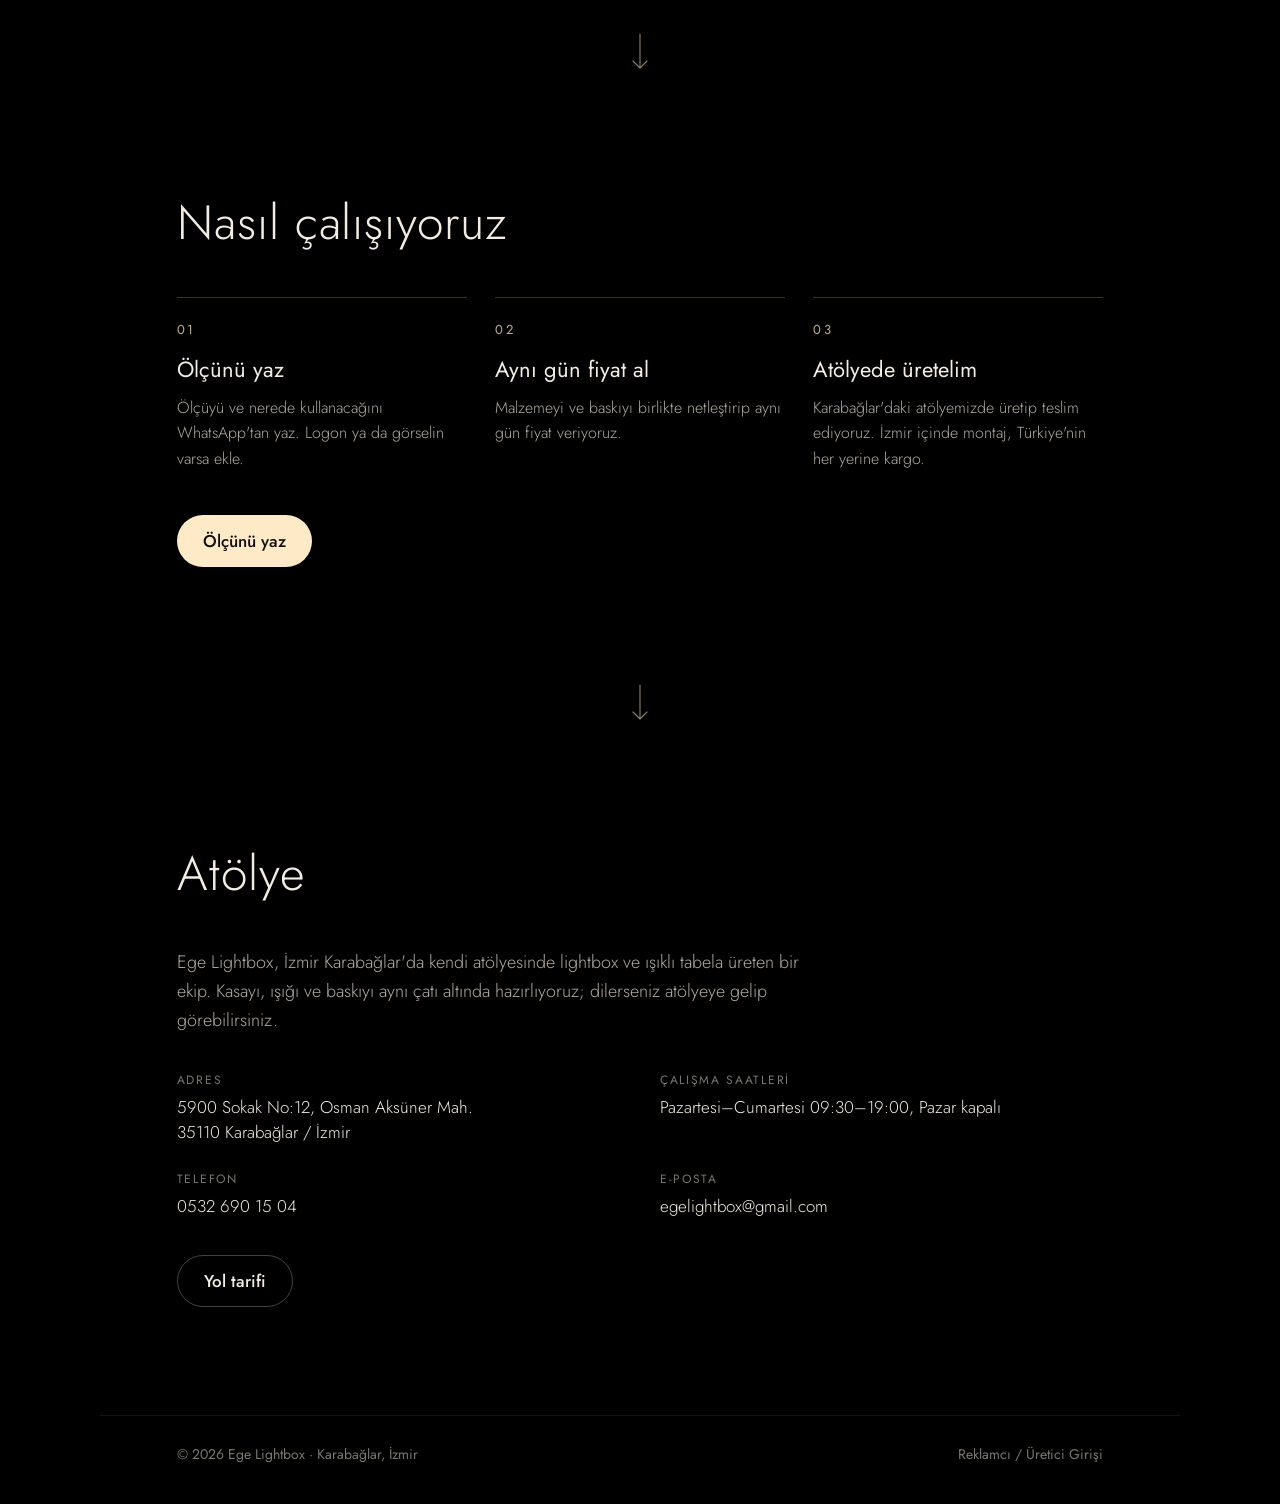
<file: altigen-lightbox/index.html>
<!doctype html>
<html lang="tr">
  <head>
    <meta charset="UTF-8" />
    <meta name="viewport" content="width=device-width, initial-scale=1.0" />
    <meta name="theme-color" content="#000000" />
    <title>Altıgen Lightbox İzmir, İç Mekân | Ege Lightbox</title>
    <meta name="description" content="İç mekânda dekoratif vurgu. Alüminyum çerçeve, canlı renkli UV baskı. Karabağlar'daki atölyemizde üretilir, aynı gün fiyat." />
    <link rel="canonical" href="https://egelightbox.com/altigen-lightbox/" />
    <meta property="og:type" content="website" />
    <meta property="og:locale" content="tr_TR" />
    <meta property="og:title" content="Altıgen Lightbox İzmir, İç Mekân | Ege Lightbox" />
    <meta property="og:description" content="İç mekânda dekoratif vurgu. Alüminyum çerçeve, canlı renkli UV baskı. Karabağlar'daki atölyemizde üretilir, aynı gün fiyat." />
    <meta property="og:url" content="https://egelightbox.com/altigen-lightbox/" />
    <meta property="og:image" content="https://egelightbox.com/urunler/altigen-duvar-lightbox-kullanim.webp" />
    <script type="application/ld+json">{"@context":"https://schema.org","@type":"LocalBusiness","name":"Ege Lightbox","url":"https://egelightbox.com","telephone":"+905326901504","email":"egelightbox@gmail.com","image":"https://egelightbox.com/urunler/standart-duvar-lightbox-kullanim.webp","address":{"@type":"PostalAddress","streetAddress":"5900 Sokak No:12, Osman Aksüner Mah.","postalCode":"35110","addressLocality":"Karabağlar","addressRegion":"İzmir","addressCountry":"TR"},"areaServed":"İzmir","openingHoursSpecification":[{"@type":"OpeningHoursSpecification","dayOfWeek":["Monday","Tuesday","Wednesday","Thursday","Friday","Saturday"],"opens":"09:30","closes":"19:00"}]}</script>
    <script type="application/ld+json">{"@context":"https://schema.org","@type":"Product","name":"Altıgen Duvar","description":"İç mekânda dekoratif vurgu. Alüminyum çerçeve, canlı renkli UV baskı.","image":"https://egelightbox.com/urunler/altigen-duvar-lightbox-kullanim.webp","brand":{"@type":"Brand","name":"Ege Lightbox"}}</script>
    <link rel="preconnect" href="https://fonts.googleapis.com" />
    <link rel="preconnect" href="https://fonts.gstatic.com" crossorigin />
    <link href="https://fonts.googleapis.com/css2?family=Jost:wght@300;400;500&display=swap" rel="stylesheet" />
    <style>html,body{background:#000;margin:0}</style>
    <!-- Google etiketi (Ads ölçümü). Bilgisayarda, ağ içinde ya da geçici deneme linkinde yüklenmez, sayım kirlenmesin -->
    <script>
      window.dataLayer = window.dataLayer || [];
      function gtag(){dataLayer.push(arguments);}
      if (!/^(localhost|127\.|192\.168\.|10\.)/.test(location.hostname) && !/(trycloudflare\.com|pages\.dev|github\.io)$/.test(location.hostname)) {
        var g = document.createElement('script');
        g.async = true;
        g.src = 'https://www.googletagmanager.com/gtag/js?id=AW-18545271923';
        document.head.appendChild(g);
        gtag('js', new Date());
        gtag('config', 'AW-18545271923');
        // Microsoft Clarity: ziyaretçi kayıtları ve ısı haritası (proje: Ege Lightbox)
        (function(c,l,a,r,i,t,y){c[a]=c[a]||function(){(c[a].q=c[a].q||[]).push(arguments)};
        t=l.createElement(r);t.async=1;t.src="https://www.clarity.ms/tag/"+i;
        y=l.getElementsByTagName(r)[0];y.parentNode.insertBefore(t,y);})(window,document,"clarity","script","z84t2651er");
      } else { window.gtag = undefined; }
    </script>
    <script type="module" crossorigin src="/assets/index-DtxNnN1X.js"></script>
    <link rel="stylesheet" crossorigin href="/assets/index-xO9GNj7Z.css">
  </head>
  <body>
    <div id="root"><link rel="preload" as="image" href="/urunler/altigen-duvar-lightbox-kullanim.webp"/><main class=" sayfa-u"><header class="top"><a class="brand" href="/">EGE LIGHTBOX</a><a class="cta-small" href="#reklamci">Reklamcı / Üretici Girişi</a></header><section class="hero"><div class="sticky"><div class="stage"><div class="halo"></div><div class="crack"></div><div class="scene"><div class="box"><div class="spill s-front"></div><div class="spill s-back"></div><div class="bloom b-front"></div><div class="bloom b-back"></div><div class="face front"><div class="lit"></div><div class="logo"><span class="ege">EGE</span><span class="lb">LIGHTBOX</span></div></div><div class="face back"><div class="lit"></div><div class="logo"><span class="ege">EGE</span><span class="lb">LIGHTBOX</span></div></div><div class="side left"></div><div class="side right"></div><div class="cap"></div><div class="foot f1"><i class="ft"></i><i class="fs fs1"></i><i class="fs fs2"></i><i class="fe fe1"></i><i class="fe fe2"></i></div><div class="foot f2"><i class="ft"></i><i class="fs fs1"></i><i class="fs fs2"></i><i class="fe fe1"></i><i class="fe fe2"></i></div></div></div><div class="pool"></div></div><div class="message"><h1>İşinizin Işığı</h1><p>Kendi atölyemizde üretiyor, sizlere uygun fiyata sunuyoruz.<span class="ara"></span>Ölçünüzü yazın, hemen fiyat verelim.</p><div class="actions"><a class="cta" href="https://wa.me/905528839446?text=Merhaba%2C%20lightbox%20i%C3%A7in%20fiyat%20almak%20istiyorum." aria-label="WhatsApp&#x27;tan mesaj at"><svg viewBox="0 0 24 24" fill="none" stroke="currentColor" stroke-width="1.6" stroke-linecap="round" stroke-linejoin="round" aria-hidden="true"><path d="M3 21l1.5-4.6A9 9 0 1 1 7.8 19.6z"></path><path d="M22 16.92v3a2 2 0 0 1-2.18 2 19.79 19.79 0 0 1-8.63-3.07 19.5 19.5 0 0 1-6-6 19.79 19.79 0 0 1-3.07-8.67A2 2 0 0 1 4.11 2h3a2 2 0 0 1 2 1.72 12.84 12.84 0 0 0 .7 2.81 2 2 0 0 1-.45 2.11L8.09 9.91a16 16 0 0 0 6 6l1.27-1.27a2 2 0 0 1 2.11-.45 12.84 12.84 0 0 0 2.81.7A2 2 0 0 1 22 16.92z" transform="translate(7.3 7.3) scale(0.4)" stroke-width="3.6"></path></svg>Mesaj at</a><a class="ghost" href="tel:05326901504" aria-label="Ara: 0532 690 15 04"><svg viewBox="0 0 24 24" fill="none" stroke="currentColor" stroke-width="1.6" stroke-linecap="round" stroke-linejoin="round" aria-hidden="true"><path d="M22 16.92v3a2 2 0 0 1-2.18 2 19.79 19.79 0 0 1-8.63-3.07 19.5 19.5 0 0 1-6-6 19.79 19.79 0 0 1-3.07-8.67A2 2 0 0 1 4.11 2h3a2 2 0 0 1 2 1.72 12.84 12.84 0 0 0 .7 2.81 2 2 0 0 1-.45 2.11L8.09 9.91a16 16 0 0 0 6 6l1.27-1.27a2 2 0 0 1 2.11-.45 12.84 12.84 0 0 0 2.81.7A2 2 0 0 1 22 16.92z"></path></svg>Ara</a></div></div><a class="asagi a-hero" href="#modeller" aria-label="Aşağı in"><svg viewBox="0 0 24 40" aria-hidden="true"><path d="M12 2v34M5 29l7 7 7-7"></path></svg></a></div></section><section class="urunler acik" id="modeller"><div class="u-bas"><h2>Modeller</h2><p>Hepsi Karabağlar&#x27;daki atölyemizde, istediğiniz ölçüde üretilir.</p></div><div class="u-sahne"><div class="u-zemin"></div><button class="aday" style="--a:5.000;--s:-0.951;--c:0.691;--d:-72.0;--gec:0.0s;--g:0.000;z-index:0" aria-label="Duvar Lightbox" tabindex="-1"><span class="suzul"><img src="/urunler/standart-duvar-lightbox-kesik.webp" alt="Duvar Lightbox lightbox" loading="lazy" decoding="async" draggable="false"/></span><span class="isik"></span><span class="kaide"></span></button><button class="aday" style="--a:4.000;--s:-0.951;--c:0.691;--d:-72.0;--gec:-0.7s;--g:0.000;z-index:2" aria-label="Çift Taraflı Ayaklı" tabindex="-1"><span class="suzul"><img src="/urunler/cift-tarafli-tasinabilir-lightbox-kesik.webp" alt="Çift Taraflı Ayaklı lightbox" loading="lazy" decoding="async" draggable="false"/></span><span class="isik"></span><span class="kaide"></span></button><button class="aday" style="--a:3.000;--s:-0.951;--c:0.691;--d:-72.0;--gec:-1.4s;--g:0.000;z-index:4" aria-label="Altıgen Fener" tabindex="-1"><span class="suzul"><img src="/urunler/altigen-fener-tabela-lightbox-kesik.webp" alt="Altıgen Fener lightbox" loading="lazy" decoding="async" draggable="false"/></span><span class="isik"></span><span class="kaide"></span></button><button class="aday" style="--a:2.000;--s:-0.951;--c:0.691;--d:-72.0;--gec:-2.1s;--g:0.000;z-index:6" aria-label="Klasik Fener" tabindex="-1"><span class="suzul"><img src="/urunler/fener-lightbox-tabela-kesik.webp" alt="Klasik Fener lightbox" loading="lazy" decoding="async" draggable="false"/></span><span class="isik"></span><span class="kaide"></span></button><button class="aday" style="--a:1.000;--s:-0.643;--c:0.234;--d:-40.0;--gec:-2.8s;--g:0.750;z-index:8" aria-label="Üçgen Fener" tabindex="-1"><span class="suzul"><img src="/urunler/ucgen-fener-lightbox-kesik.webp" alt="Üçgen Fener lightbox" loading="lazy" decoding="async" draggable="false"/></span><span class="isik"></span><span class="kaide"></span></button><button class="aday on" style="--a:0.000;--s:0.000;--c:0.000;--d:0.0;--gec:-3.5s;--g:1.000;z-index:10" aria-label="Altıgen Duvar detayını aç" tabindex="0"><span class="suzul"><img src="/urunler/altigen-duvar-lightbox-kesik.webp" alt="Altıgen Duvar lightbox" loading="lazy" decoding="async" draggable="false"/></span><span class="isik"></span><span class="kaide"></span></button><button class="aday" style="--a:1.000;--s:0.643;--c:0.234;--d:40.0;--gec:-4.2s;--g:0.750;z-index:8" aria-label="Küp Lightbox" tabindex="-1"><span class="suzul"><img src="/urunler/kup-masaustu-lightbox-kesik.webp" alt="Küp Lightbox lightbox" loading="lazy" decoding="async" draggable="false"/></span><span class="isik"></span><span class="kaide"></span></button><button class="u-ok sol" aria-label="Önceki model">‹</button><button class="u-ok sag" aria-label="Sonraki model">›</button></div><button class="u-ad" aria-live="polite" aria-label="Altıgen Duvar detayını aç"><span class="u-ad-ad">Altıgen Duvar</span><span class="u-ad-et">İç mekân · Dekoratif</span><span class="u-ad-dugme">Ürün detayları</span></button><div class="u-bilgi" aria-hidden="false"><div class="d-ic"><button class="d-geri" aria-label="Kapat"><span class="d-geri-yazi">‹ Tüm modeller</span><span class="d-x" aria-hidden="true">×</span></button><span class="d-etiket">İç mekân · Dekoratif</span><h3>Altıgen Duvar</h3><p>İç mekânda dekoratif vurgu. Alüminyum çerçeve, canlı renkli UV baskı.</p><span class="d-baslik">Kullanımda</span><div class="d-gorsel"><img src="/urunler/altigen-duvar-lightbox-kullanim.webp" alt="Altıgen Duvar kullanım örneği"/></div><div class="d-kucuk"><button class="on" aria-label="Görsel"><img src="/urunler/altigen-duvar-lightbox-kullanim.webp" alt="" loading="lazy"/></button><button class="" aria-label="Görsel"><img src="/urunler/altigen-duvar-lightbox.webp" alt="" loading="lazy"/></button><button class="" aria-label="Görsel"><img src="/urunler/altigen-duvar-lightbox-d1.webp" alt="" loading="lazy"/></button></div><ul><li>İstenen ölçüde</li><li>Alüminyum çerçeve</li><li>Canlı renkli baskı</li></ul><dl><div><dt>40x40</dt><dd>1.490 TL<!-- --> <small>+ KDV</small></dd></div><div><dt>60x60</dt><dd>2.490 TL<!-- --> <small>+ KDV</small></dd></div><div><dt>90x90</dt><dd>4.490 TL<!-- --> <small>+ KDV</small></dd></div></dl><a class="cta" href="https://wa.me/905528839446?text=Merhaba%2C%20Alt%C4%B1gen%20Duvar%20i%C3%A7in%20fiyat%20almak%20istiyorum.%20%C3%96l%C3%A7%C3%BC%3A%20">Bu model için fiyat al</a></div></div></section><a class="asagi " href="#nasil" aria-label="Aşağı in"><svg viewBox="0 0 24 40" aria-hidden="true"><path d="M12 2v34M5 29l7 7 7-7"></path></svg></a><section class="bolum nasil" id="nasil"><h2>Nasıl çalışıyoruz</h2><ol class="adimlar"><li><span class="adim-no">01</span><h3>Ölçünü yaz</h3><p>Ölçüyü ve nerede kullanacağını WhatsApp&#x27;tan yaz. Logon ya da görselin varsa ekle.</p></li><li><span class="adim-no">02</span><h3>Aynı gün fiyat al</h3><p>Malzemeyi ve baskıyı birlikte netleştirip aynı gün fiyat veriyoruz.</p></li><li><span class="adim-no">03</span><h3>Atölyede üretelim</h3><p>Karabağlar&#x27;daki atölyemizde üretip teslim ediyoruz. İzmir içinde montaj, Türkiye&#x27;nin her yerine kargo.</p></li></ol><a class="cta" href="https://wa.me/905528839446?text=Merhaba%2C%20lightbox%20i%C3%A7in%20fiyat%20almak%20istiyorum.%20%C3%96l%C3%A7%C3%BC%3A%20">Ölçünü yaz</a></section><a class="asagi " href="#atolye" aria-label="Aşağı in"><svg viewBox="0 0 24 40" aria-hidden="true"><path d="M12 2v34M5 29l7 7 7-7"></path></svg></a><section class="bolum atolye" id="atolye"><h2>Atölye</h2><p class="atolye-giris">Ege Lightbox, İzmir Karabağlar&#x27;da kendi atölyesinde lightbox ve ışıklı tabela üreten bir ekip. Kasayı, ışığı ve baskıyı aynı çatı altında hazırlıyoruz; dilerseniz atölyeye gelip görebilirsiniz.</p><dl class="atolye-bilgi"><div><dt>Adres</dt><dd>5900 Sokak No:12, Osman Aksüner Mah.<br/>35110<!-- --> <!-- -->Karabağlar<!-- --> / <!-- -->İzmir</dd></div><div><dt>Çalışma saatleri</dt><dd>Pazartesi–Cumartesi 09:30–19:00, Pazar kapalı</dd></div><div><dt>Telefon</dt><dd><a href="tel:+905326901504">0532 690 15 04</a></dd></div><div><dt>E-posta</dt><dd><a href="mailto:egelightbox@gmail.com">egelightbox@gmail.com</a></dd></div></dl><div class="actions atolye-dugme"><a class="ghost" href="https://www.google.com/maps/dir/?api=1&amp;destination=Ege%20Lightbox&amp;destination_place_id=ChIJARxQHS3fuxQRR_nK7dGKqWg" target="_blank" rel="noopener">Yol tarifi</a></div></section><footer class="alt"><span>© <!-- -->2026<!-- --> Ege Lightbox · Karabağlar, İzmir</span><a href="#reklamci">Reklamcı / Üretici Girişi</a></footer></main></div>
  </body>
</html>
</file>
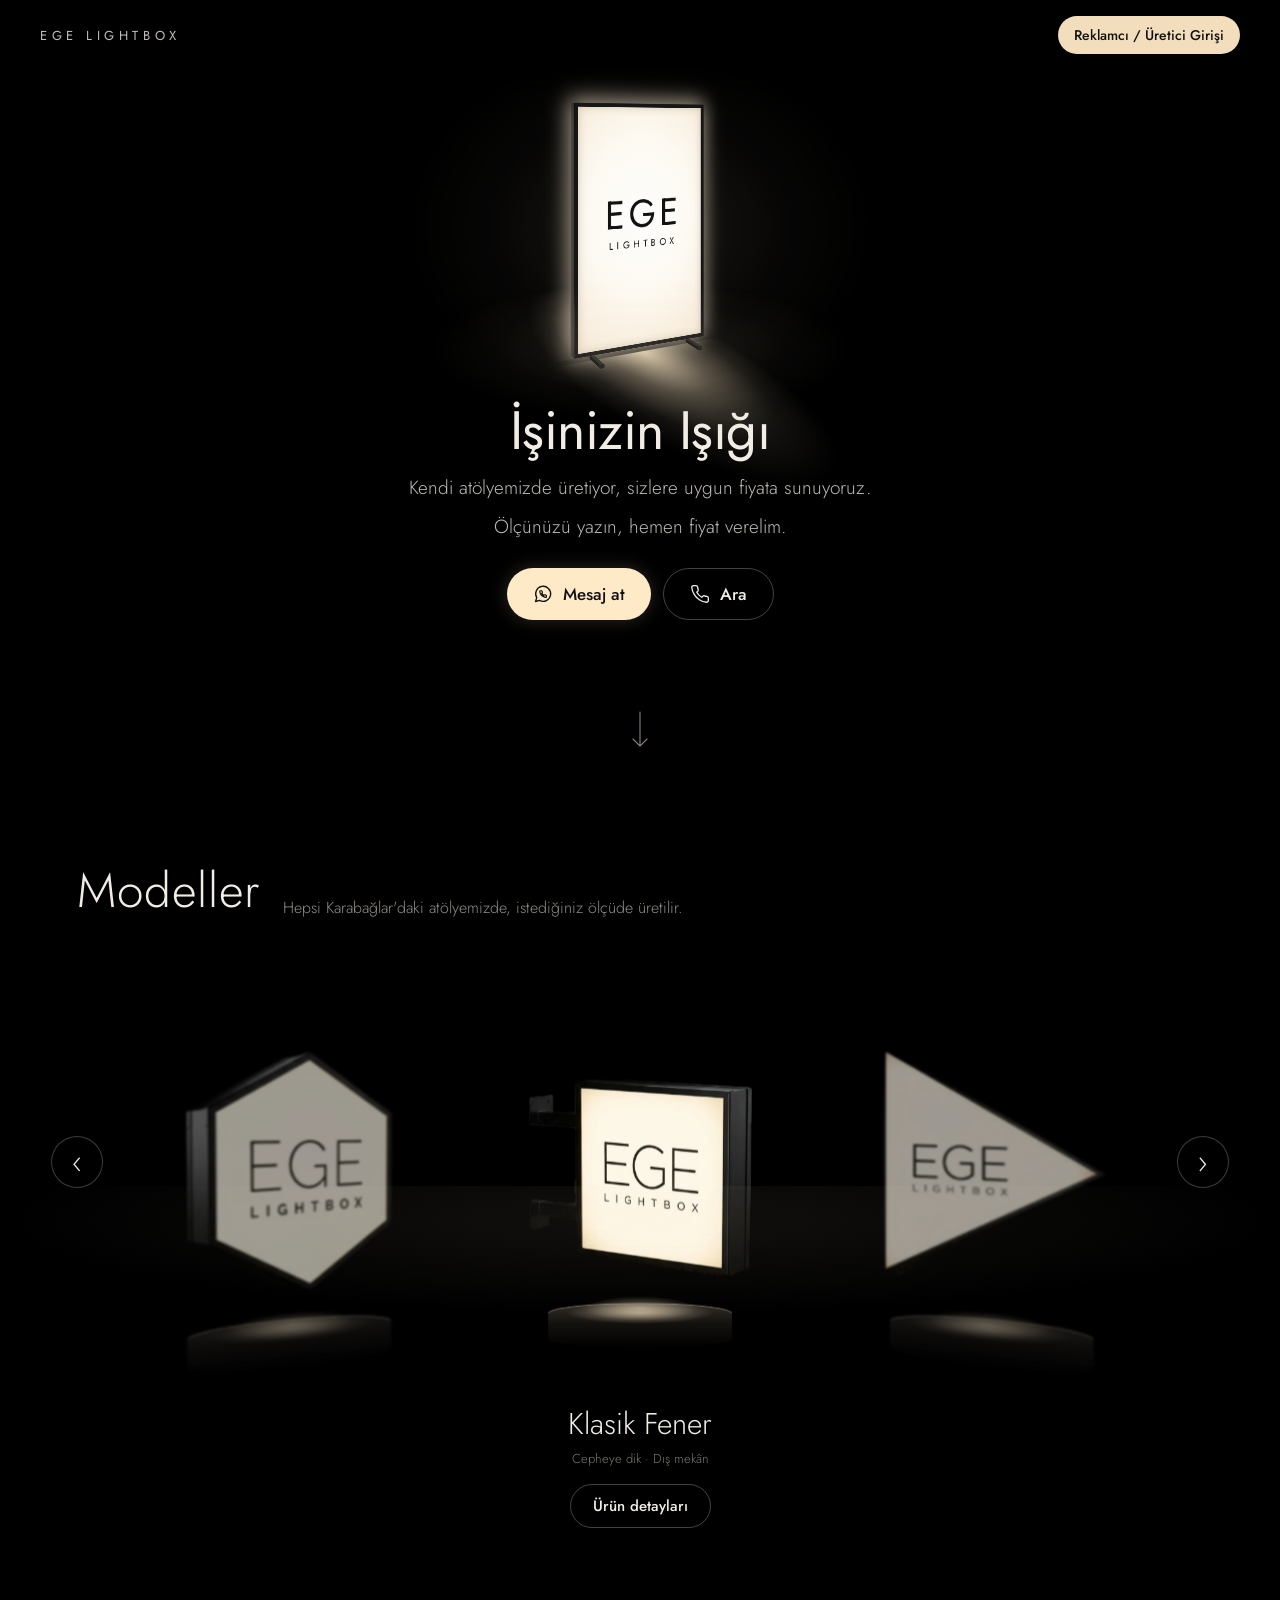
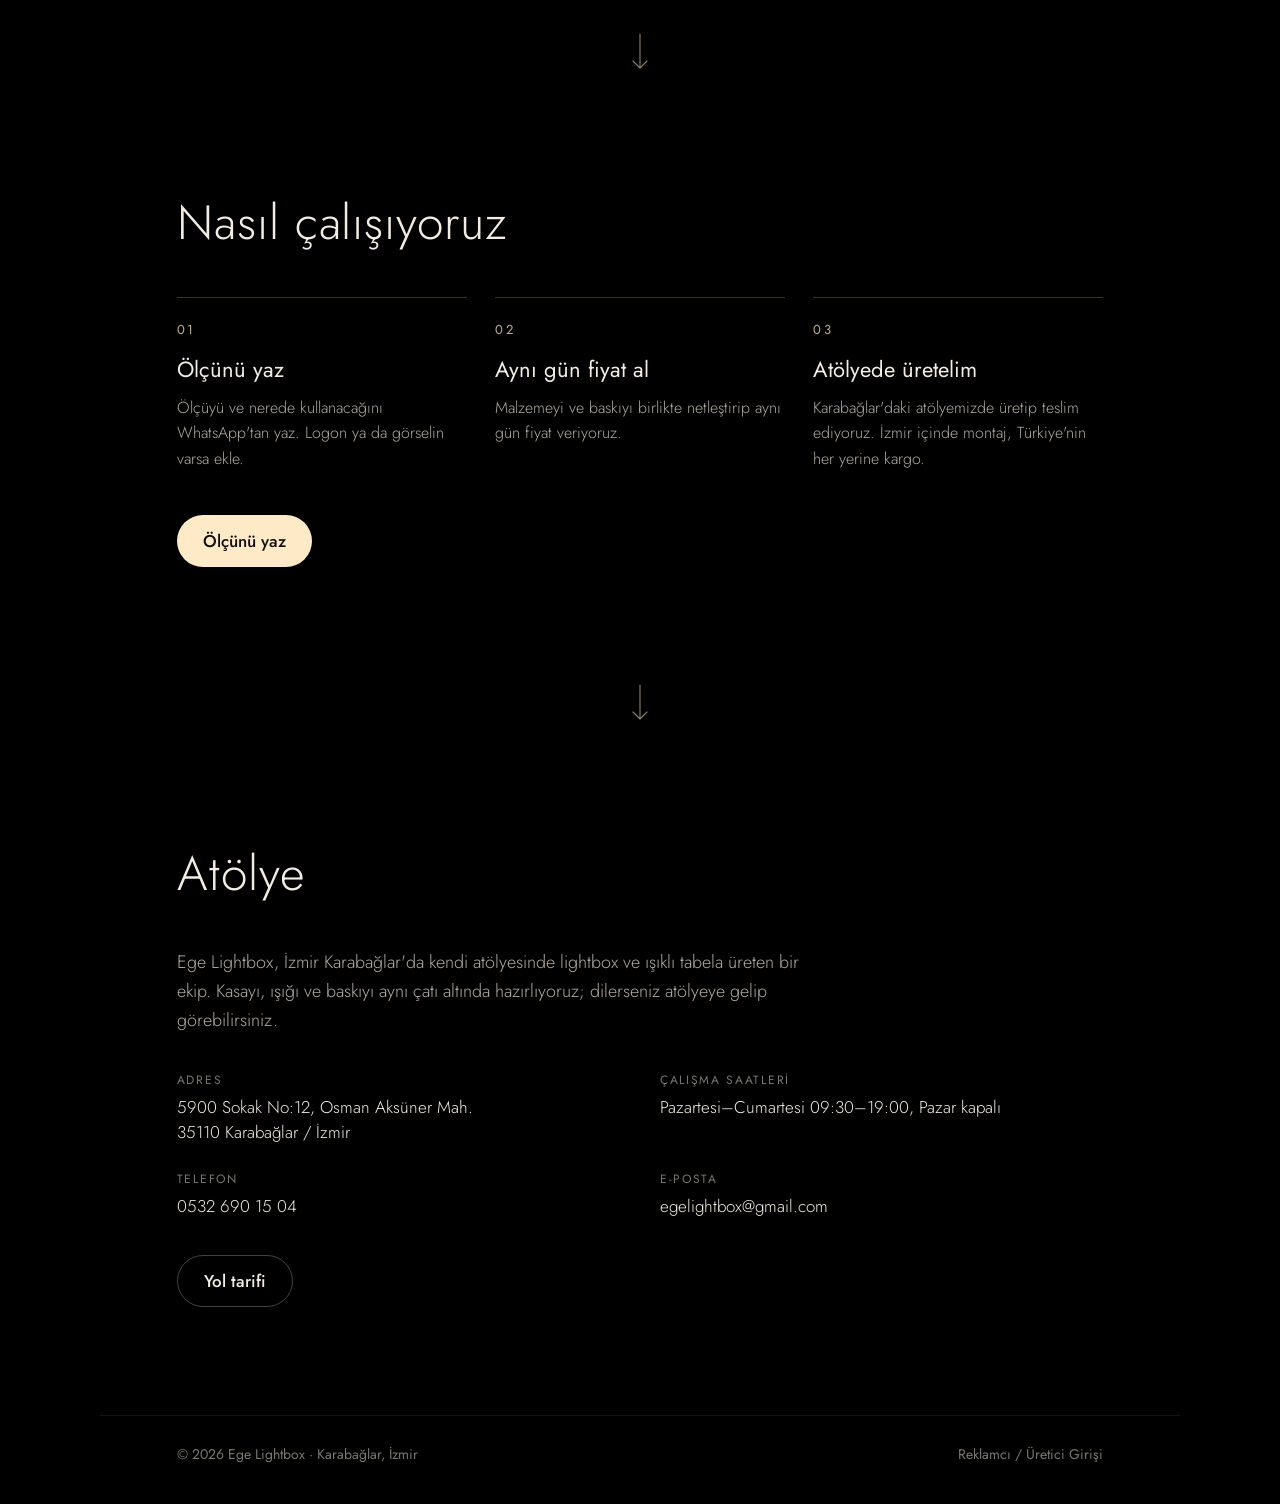
<file: ayakli-lightbox/index.html>
<!doctype html>
<html lang="tr">
  <head>
    <meta charset="UTF-8" />
    <meta name="viewport" content="width=device-width, initial-scale=1.0" />
    <meta name="theme-color" content="#000000" />
    <title>Çift Taraflı Ayaklı Lightbox İzmir | Ege Lightbox</title>
    <meta name="description" content="Kapı önü, fuar ve etkinlik için. Yere ayaklı durur. Karabağlar'daki atölyemizde üretilir, aynı gün fiyat." />
    <link rel="canonical" href="https://egelightbox.com/ayakli-lightbox/" />
    <meta property="og:type" content="website" />
    <meta property="og:locale" content="tr_TR" />
    <meta property="og:title" content="Çift Taraflı Ayaklı Lightbox İzmir | Ege Lightbox" />
    <meta property="og:description" content="Kapı önü, fuar ve etkinlik için. Yere ayaklı durur. Karabağlar'daki atölyemizde üretilir, aynı gün fiyat." />
    <meta property="og:url" content="https://egelightbox.com/ayakli-lightbox/" />
    <meta property="og:image" content="https://egelightbox.com/urunler/cift-tarafli-tasinabilir-lightbox-kullanim.webp" />
    <script type="application/ld+json">{"@context":"https://schema.org","@type":"LocalBusiness","name":"Ege Lightbox","url":"https://egelightbox.com","telephone":"+905326901504","email":"egelightbox@gmail.com","image":"https://egelightbox.com/urunler/standart-duvar-lightbox-kullanim.webp","address":{"@type":"PostalAddress","streetAddress":"5900 Sokak No:12, Osman Aksüner Mah.","postalCode":"35110","addressLocality":"Karabağlar","addressRegion":"İzmir","addressCountry":"TR"},"areaServed":"İzmir","openingHoursSpecification":[{"@type":"OpeningHoursSpecification","dayOfWeek":["Monday","Tuesday","Wednesday","Thursday","Friday","Saturday"],"opens":"09:30","closes":"19:00"}]}</script>
    <script type="application/ld+json">{"@context":"https://schema.org","@type":"Product","name":"Çift Taraflı Ayaklı","description":"Kapı önü, fuar ve etkinlik için. Yere ayaklı durur.","image":"https://egelightbox.com/urunler/cift-tarafli-tasinabilir-lightbox-kullanim.webp","brand":{"@type":"Brand","name":"Ege Lightbox"}}</script>
    <link rel="preconnect" href="https://fonts.googleapis.com" />
    <link rel="preconnect" href="https://fonts.gstatic.com" crossorigin />
    <link href="https://fonts.googleapis.com/css2?family=Jost:wght@300;400;500&display=swap" rel="stylesheet" />
    <style>html,body{background:#000;margin:0}</style>
    <!-- Google etiketi (Ads ölçümü). Bilgisayarda, ağ içinde ya da geçici deneme linkinde yüklenmez, sayım kirlenmesin -->
    <script>
      window.dataLayer = window.dataLayer || [];
      function gtag(){dataLayer.push(arguments);}
      if (!/^(localhost|127\.|192\.168\.|10\.)/.test(location.hostname) && !/(trycloudflare\.com|pages\.dev|github\.io)$/.test(location.hostname)) {
        var g = document.createElement('script');
        g.async = true;
        g.src = 'https://www.googletagmanager.com/gtag/js?id=AW-18545271923';
        document.head.appendChild(g);
        gtag('js', new Date());
        gtag('config', 'AW-18545271923');
        // Microsoft Clarity: ziyaretçi kayıtları ve ısı haritası (proje: Ege Lightbox)
        (function(c,l,a,r,i,t,y){c[a]=c[a]||function(){(c[a].q=c[a].q||[]).push(arguments)};
        t=l.createElement(r);t.async=1;t.src="https://www.clarity.ms/tag/"+i;
        y=l.getElementsByTagName(r)[0];y.parentNode.insertBefore(t,y);})(window,document,"clarity","script","z84t2651er");
      } else { window.gtag = undefined; }
    </script>
    <script type="module" crossorigin src="/assets/index-DtxNnN1X.js"></script>
    <link rel="stylesheet" crossorigin href="/assets/index-xO9GNj7Z.css">
  </head>
  <body>
    <div id="root"><link rel="preload" as="image" href="/urunler/cift-tarafli-tasinabilir-lightbox-kullanim.webp"/><main class=" sayfa-u"><header class="top"><a class="brand" href="/">EGE LIGHTBOX</a><a class="cta-small" href="#reklamci">Reklamcı / Üretici Girişi</a></header><section class="hero"><div class="sticky"><div class="stage"><div class="halo"></div><div class="crack"></div><div class="scene"><div class="box"><div class="spill s-front"></div><div class="spill s-back"></div><div class="bloom b-front"></div><div class="bloom b-back"></div><div class="face front"><div class="lit"></div><div class="logo"><span class="ege">EGE</span><span class="lb">LIGHTBOX</span></div></div><div class="face back"><div class="lit"></div><div class="logo"><span class="ege">EGE</span><span class="lb">LIGHTBOX</span></div></div><div class="side left"></div><div class="side right"></div><div class="cap"></div><div class="foot f1"><i class="ft"></i><i class="fs fs1"></i><i class="fs fs2"></i><i class="fe fe1"></i><i class="fe fe2"></i></div><div class="foot f2"><i class="ft"></i><i class="fs fs1"></i><i class="fs fs2"></i><i class="fe fe1"></i><i class="fe fe2"></i></div></div></div><div class="pool"></div></div><div class="message"><h1>İşinizin Işığı</h1><p>Kendi atölyemizde üretiyor, sizlere uygun fiyata sunuyoruz.<span class="ara"></span>Ölçünüzü yazın, hemen fiyat verelim.</p><div class="actions"><a class="cta" href="https://wa.me/905528839446?text=Merhaba%2C%20lightbox%20i%C3%A7in%20fiyat%20almak%20istiyorum." aria-label="WhatsApp&#x27;tan mesaj at"><svg viewBox="0 0 24 24" fill="none" stroke="currentColor" stroke-width="1.6" stroke-linecap="round" stroke-linejoin="round" aria-hidden="true"><path d="M3 21l1.5-4.6A9 9 0 1 1 7.8 19.6z"></path><path d="M22 16.92v3a2 2 0 0 1-2.18 2 19.79 19.79 0 0 1-8.63-3.07 19.5 19.5 0 0 1-6-6 19.79 19.79 0 0 1-3.07-8.67A2 2 0 0 1 4.11 2h3a2 2 0 0 1 2 1.72 12.84 12.84 0 0 0 .7 2.81 2 2 0 0 1-.45 2.11L8.09 9.91a16 16 0 0 0 6 6l1.27-1.27a2 2 0 0 1 2.11-.45 12.84 12.84 0 0 0 2.81.7A2 2 0 0 1 22 16.92z" transform="translate(7.3 7.3) scale(0.4)" stroke-width="3.6"></path></svg>Mesaj at</a><a class="ghost" href="tel:05326901504" aria-label="Ara: 0532 690 15 04"><svg viewBox="0 0 24 24" fill="none" stroke="currentColor" stroke-width="1.6" stroke-linecap="round" stroke-linejoin="round" aria-hidden="true"><path d="M22 16.92v3a2 2 0 0 1-2.18 2 19.79 19.79 0 0 1-8.63-3.07 19.5 19.5 0 0 1-6-6 19.79 19.79 0 0 1-3.07-8.67A2 2 0 0 1 4.11 2h3a2 2 0 0 1 2 1.72 12.84 12.84 0 0 0 .7 2.81 2 2 0 0 1-.45 2.11L8.09 9.91a16 16 0 0 0 6 6l1.27-1.27a2 2 0 0 1 2.11-.45 12.84 12.84 0 0 0 2.81.7A2 2 0 0 1 22 16.92z"></path></svg>Ara</a></div></div><a class="asagi a-hero" href="#modeller" aria-label="Aşağı in"><svg viewBox="0 0 24 40" aria-hidden="true"><path d="M12 2v34M5 29l7 7 7-7"></path></svg></a></div></section><section class="urunler acik" id="modeller"><div class="u-bas"><h2>Modeller</h2><p>Hepsi Karabağlar&#x27;daki atölyemizde, istediğiniz ölçüde üretilir.</p></div><div class="u-sahne"><div class="u-zemin"></div><button class="aday" style="--a:1.000;--s:-0.643;--c:0.234;--d:-40.0;--gec:0.0s;--g:0.750;z-index:8" aria-label="Duvar Lightbox" tabindex="-1"><span class="suzul"><img src="/urunler/standart-duvar-lightbox-kesik.webp" alt="Duvar Lightbox lightbox" loading="lazy" decoding="async" draggable="false"/></span><span class="isik"></span><span class="kaide"></span></button><button class="aday on" style="--a:0.000;--s:0.000;--c:0.000;--d:0.0;--gec:-0.7s;--g:1.000;z-index:10" aria-label="Çift Taraflı Ayaklı detayını aç" tabindex="0"><span class="suzul"><img src="/urunler/cift-tarafli-tasinabilir-lightbox-kesik.webp" alt="Çift Taraflı Ayaklı lightbox" loading="lazy" decoding="async" draggable="false"/></span><span class="isik"></span><span class="kaide"></span></button><button class="aday" style="--a:1.000;--s:0.643;--c:0.234;--d:40.0;--gec:-1.4s;--g:0.750;z-index:8" aria-label="Altıgen Fener" tabindex="-1"><span class="suzul"><img src="/urunler/altigen-fener-tabela-lightbox-kesik.webp" alt="Altıgen Fener lightbox" loading="lazy" decoding="async" draggable="false"/></span><span class="isik"></span><span class="kaide"></span></button><button class="aday" style="--a:2.000;--s:0.951;--c:0.691;--d:72.0;--gec:-2.1s;--g:0.000;z-index:6" aria-label="Klasik Fener" tabindex="-1"><span class="suzul"><img src="/urunler/fener-lightbox-tabela-kesik.webp" alt="Klasik Fener lightbox" loading="lazy" decoding="async" draggable="false"/></span><span class="isik"></span><span class="kaide"></span></button><button class="aday" style="--a:3.000;--s:0.951;--c:0.691;--d:72.0;--gec:-2.8s;--g:0.000;z-index:4" aria-label="Üçgen Fener" tabindex="-1"><span class="suzul"><img src="/urunler/ucgen-fener-lightbox-kesik.webp" alt="Üçgen Fener lightbox" loading="lazy" decoding="async" draggable="false"/></span><span class="isik"></span><span class="kaide"></span></button><button class="aday" style="--a:4.000;--s:0.951;--c:0.691;--d:72.0;--gec:-3.5s;--g:0.000;z-index:2" aria-label="Altıgen Duvar" tabindex="-1"><span class="suzul"><img src="/urunler/altigen-duvar-lightbox-kesik.webp" alt="Altıgen Duvar lightbox" loading="lazy" decoding="async" draggable="false"/></span><span class="isik"></span><span class="kaide"></span></button><button class="aday" style="--a:5.000;--s:0.951;--c:0.691;--d:72.0;--gec:-4.2s;--g:0.000;z-index:0" aria-label="Küp Lightbox" tabindex="-1"><span class="suzul"><img src="/urunler/kup-masaustu-lightbox-kesik.webp" alt="Küp Lightbox lightbox" loading="lazy" decoding="async" draggable="false"/></span><span class="isik"></span><span class="kaide"></span></button><button class="u-ok sol" aria-label="Önceki model">‹</button><button class="u-ok sag" aria-label="Sonraki model">›</button></div><button class="u-ad" aria-live="polite" aria-label="Çift Taraflı Ayaklı detayını aç"><span class="u-ad-ad">Çift Taraflı Ayaklı</span><span class="u-ad-et">İki yüzü de yanar · Taşınabilir</span><span class="u-ad-dugme">Ürün detayları</span></button><div class="u-bilgi" aria-hidden="false"><div class="d-ic"><button class="d-geri" aria-label="Kapat"><span class="d-geri-yazi">‹ Tüm modeller</span><span class="d-x" aria-hidden="true">×</span></button><span class="d-etiket">İki yüzü de yanar · Taşınabilir</span><h3>Çift Taraflı Ayaklı</h3><p>Kapı önü, fuar ve etkinlik için. Yere ayaklı durur.</p><span class="d-baslik">Kullanımda</span><div class="d-gorsel"><img src="/urunler/cift-tarafli-tasinabilir-lightbox-kullanim.webp" alt="Çift Taraflı Ayaklı kullanım örneği"/></div><div class="d-kucuk"><button class="on" aria-label="Görsel"><img src="/urunler/cift-tarafli-tasinabilir-lightbox-kullanim.webp" alt="" loading="lazy"/></button><button class="" aria-label="Görsel"><img src="/urunler/cift-tarafli-tasinabilir-lightbox.webp" alt="" loading="lazy"/></button><button class="" aria-label="Görsel"><img src="/urunler/cift-tarafli-tasinabilir-lightbox-d1.webp" alt="" loading="lazy"/></button></div><ul><li>İki yüze ayrı baskı yapılabilir</li><li>Özel ölçüde üretim</li></ul><dl><div><dt>Dış mekân uyumlu</dt><dd>5.990 TL / m²<!-- --> <small>+ KDV</small></dd></div></dl><p class="d-not"><span>Standart yer aparatıyla gelmektedir. Özel taşıyıcı ayak ayrı fiyatlandırılır.</span><span>1 m²&#x27;den küçük ölçülerde +400 TL trafo ücreti uygulanmaktadır.</span></p><a class="cta" href="https://wa.me/905528839446?text=Merhaba%2C%20%C3%87ift%20Tarafl%C4%B1%20Ayakl%C4%B1%20i%C3%A7in%20fiyat%20almak%20istiyorum.%20%C3%96l%C3%A7%C3%BC%3A%20">Bu model için fiyat al</a></div></div></section><a class="asagi " href="#nasil" aria-label="Aşağı in"><svg viewBox="0 0 24 40" aria-hidden="true"><path d="M12 2v34M5 29l7 7 7-7"></path></svg></a><section class="bolum nasil" id="nasil"><h2>Nasıl çalışıyoruz</h2><ol class="adimlar"><li><span class="adim-no">01</span><h3>Ölçünü yaz</h3><p>Ölçüyü ve nerede kullanacağını WhatsApp&#x27;tan yaz. Logon ya da görselin varsa ekle.</p></li><li><span class="adim-no">02</span><h3>Aynı gün fiyat al</h3><p>Malzemeyi ve baskıyı birlikte netleştirip aynı gün fiyat veriyoruz.</p></li><li><span class="adim-no">03</span><h3>Atölyede üretelim</h3><p>Karabağlar&#x27;daki atölyemizde üretip teslim ediyoruz. İzmir içinde montaj, Türkiye&#x27;nin her yerine kargo.</p></li></ol><a class="cta" href="https://wa.me/905528839446?text=Merhaba%2C%20lightbox%20i%C3%A7in%20fiyat%20almak%20istiyorum.%20%C3%96l%C3%A7%C3%BC%3A%20">Ölçünü yaz</a></section><a class="asagi " href="#atolye" aria-label="Aşağı in"><svg viewBox="0 0 24 40" aria-hidden="true"><path d="M12 2v34M5 29l7 7 7-7"></path></svg></a><section class="bolum atolye" id="atolye"><h2>Atölye</h2><p class="atolye-giris">Ege Lightbox, İzmir Karabağlar&#x27;da kendi atölyesinde lightbox ve ışıklı tabela üreten bir ekip. Kasayı, ışığı ve baskıyı aynı çatı altında hazırlıyoruz; dilerseniz atölyeye gelip görebilirsiniz.</p><dl class="atolye-bilgi"><div><dt>Adres</dt><dd>5900 Sokak No:12, Osman Aksüner Mah.<br/>35110<!-- --> <!-- -->Karabağlar<!-- --> / <!-- -->İzmir</dd></div><div><dt>Çalışma saatleri</dt><dd>Pazartesi–Cumartesi 09:30–19:00, Pazar kapalı</dd></div><div><dt>Telefon</dt><dd><a href="tel:+905326901504">0532 690 15 04</a></dd></div><div><dt>E-posta</dt><dd><a href="mailto:egelightbox@gmail.com">egelightbox@gmail.com</a></dd></div></dl><div class="actions atolye-dugme"><a class="ghost" href="https://www.google.com/maps/dir/?api=1&amp;destination=Ege%20Lightbox&amp;destination_place_id=ChIJARxQHS3fuxQRR_nK7dGKqWg" target="_blank" rel="noopener">Yol tarifi</a></div></section><footer class="alt"><span>© <!-- -->2026<!-- --> Ege Lightbox · Karabağlar, İzmir</span><a href="#reklamci">Reklamcı / Üretici Girişi</a></footer></main></div>
  </body>
</html>
</file>
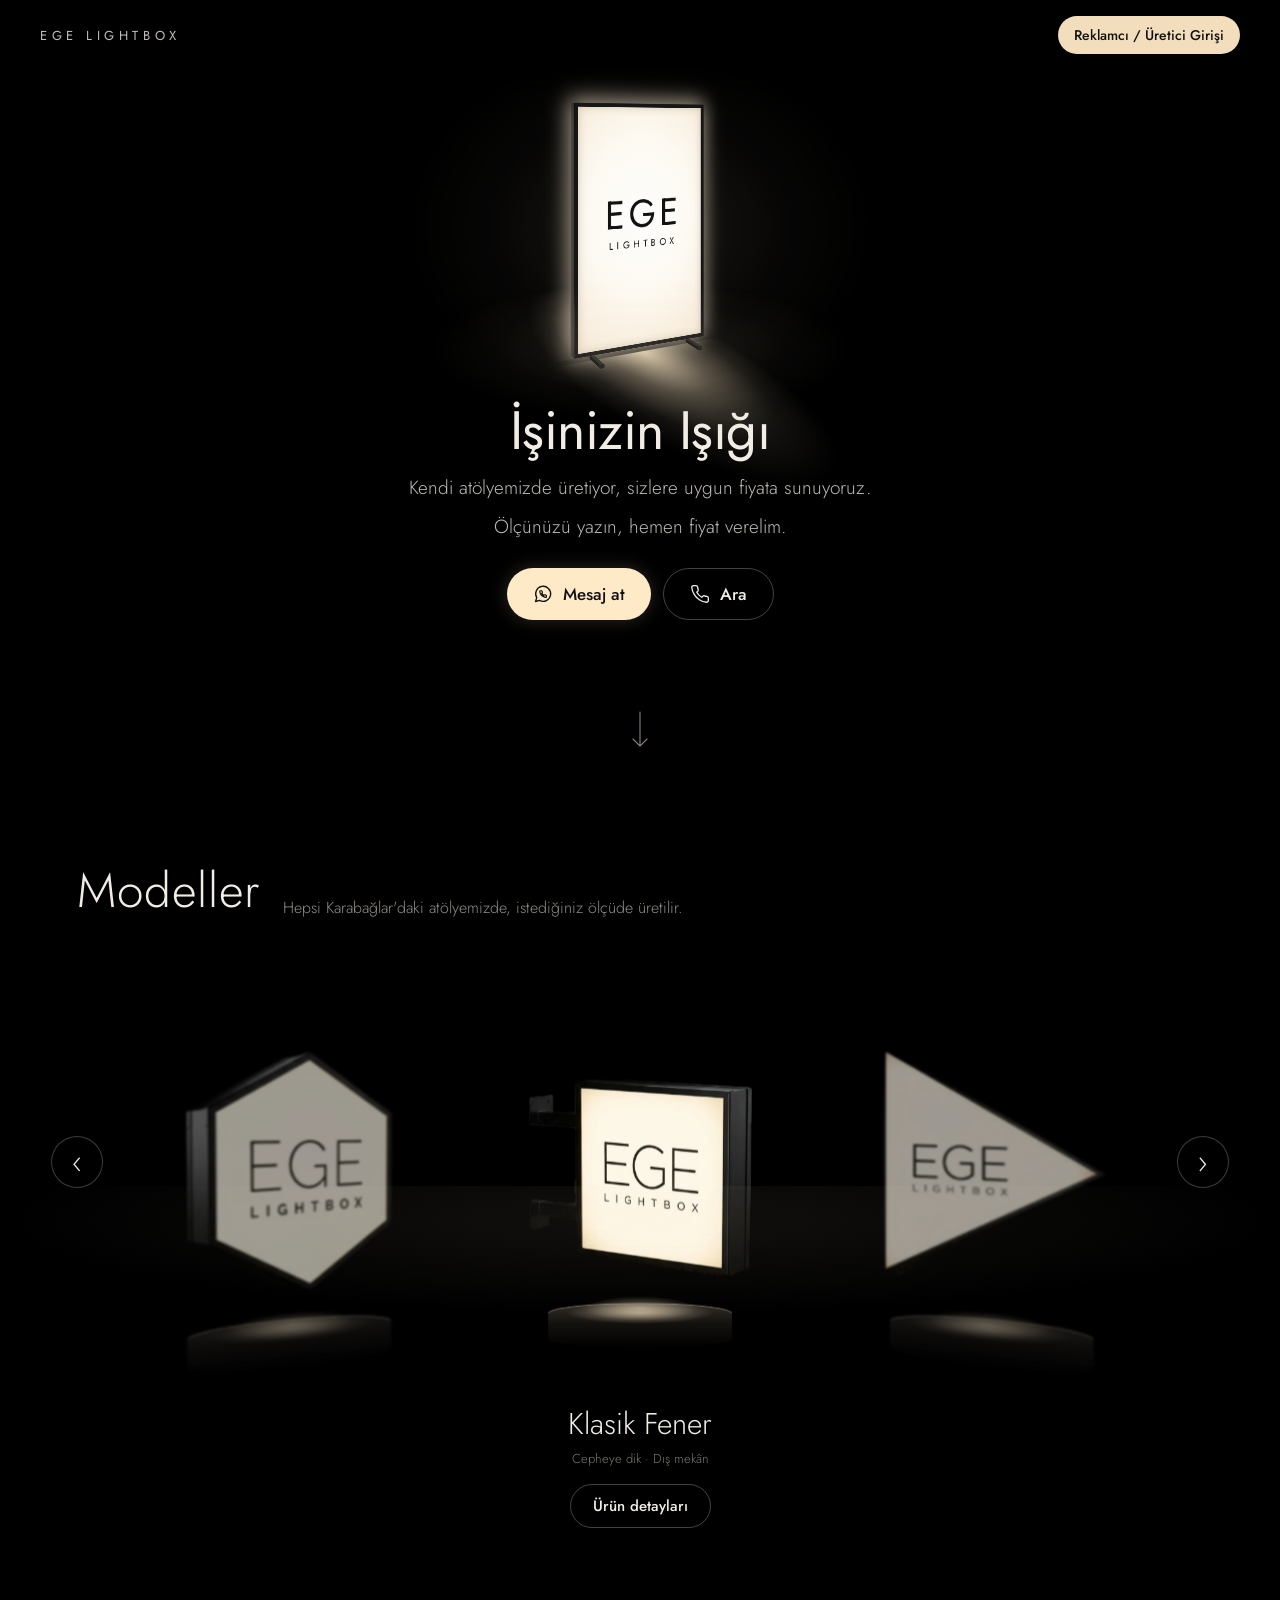
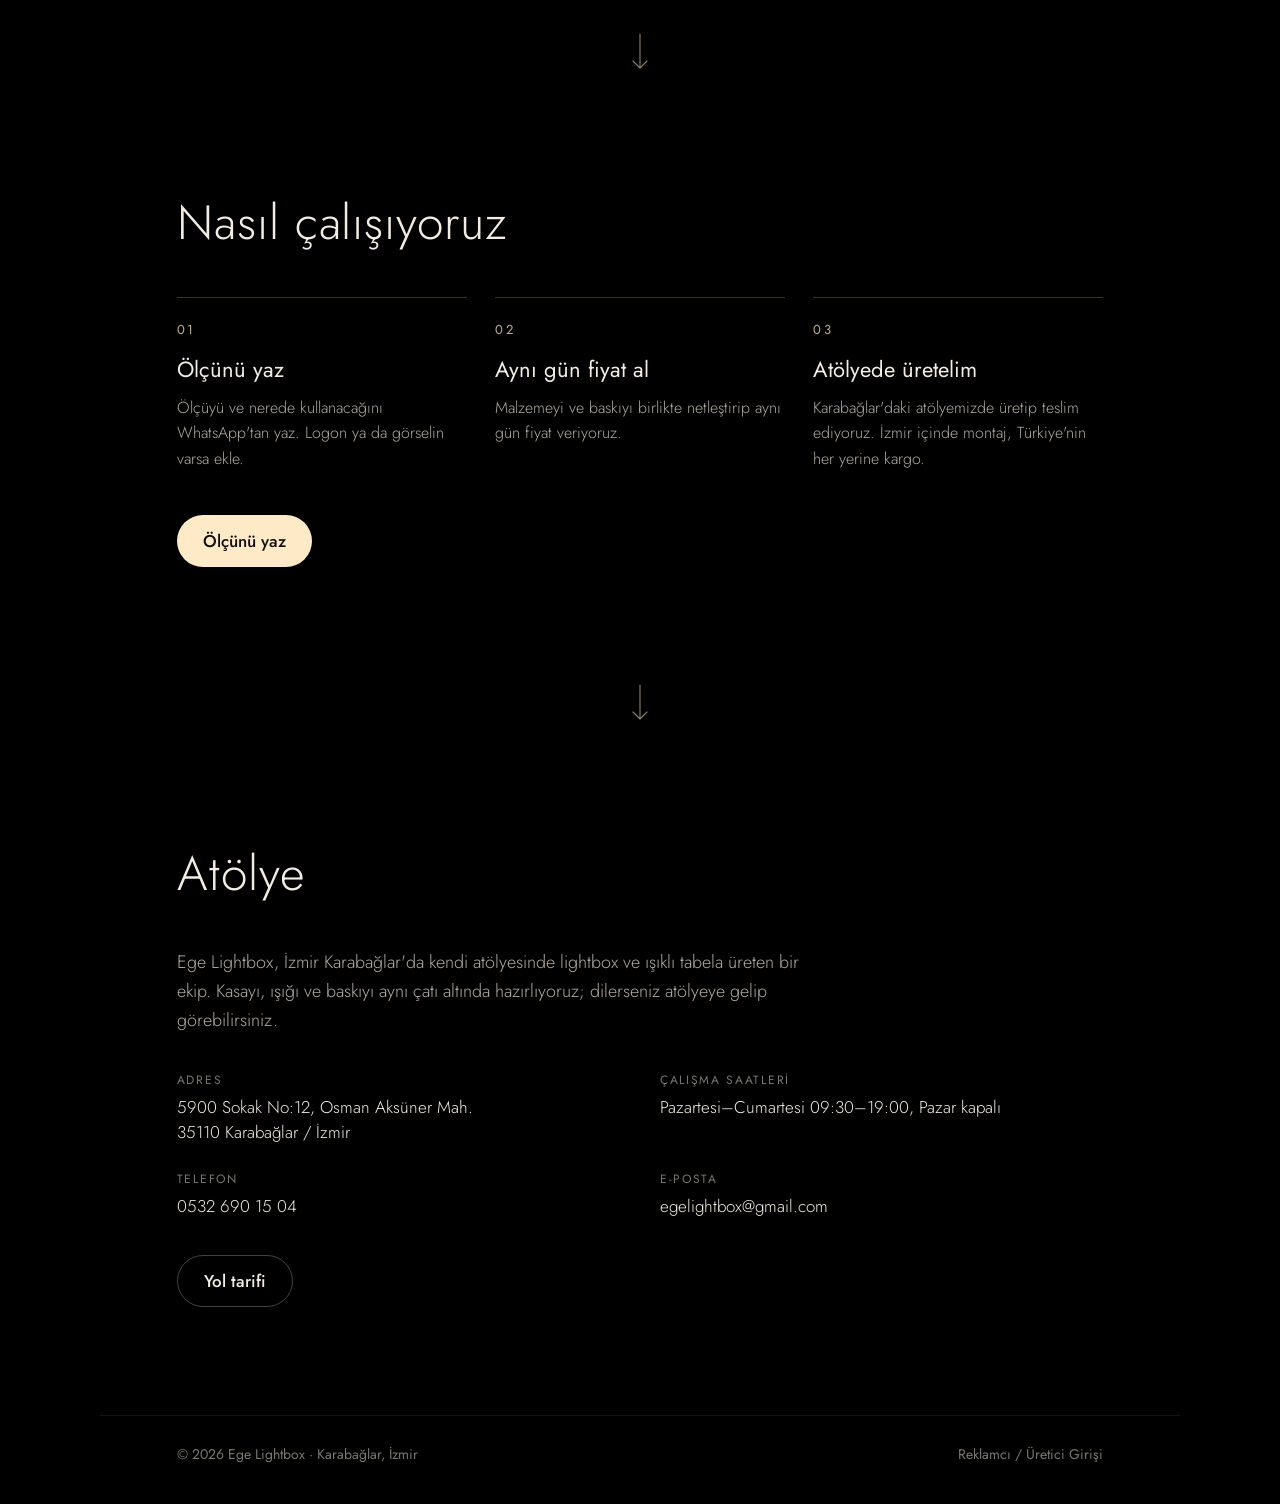
<file: duvar-lightbox/index.html>
<!doctype html>
<html lang="tr">
  <head>
    <meta charset="UTF-8" />
    <meta name="viewport" content="width=device-width, initial-scale=1.0" />
    <meta name="theme-color" content="#000000" />
    <title>Duvar Lightbox İzmir, Özel Ölçü | Ege Lightbox</title>
    <meta name="description" content="İnce alüminyum kasa, homojen LED ışık. Mağaza, kafe, klinik ve ofis duvarları için. Karabağlar'daki atölyemizde üretilir, aynı gün fiyat." />
    <link rel="canonical" href="https://egelightbox.com/duvar-lightbox/" />
    <meta property="og:type" content="website" />
    <meta property="og:locale" content="tr_TR" />
    <meta property="og:title" content="Duvar Lightbox İzmir, Özel Ölçü | Ege Lightbox" />
    <meta property="og:description" content="İnce alüminyum kasa, homojen LED ışık. Mağaza, kafe, klinik ve ofis duvarları için. Karabağlar'daki atölyemizde üretilir, aynı gün fiyat." />
    <meta property="og:url" content="https://egelightbox.com/duvar-lightbox/" />
    <meta property="og:image" content="https://egelightbox.com/urunler/standart-duvar-lightbox-kullanim.webp" />
    <script type="application/ld+json">{"@context":"https://schema.org","@type":"LocalBusiness","name":"Ege Lightbox","url":"https://egelightbox.com","telephone":"+905326901504","email":"egelightbox@gmail.com","image":"https://egelightbox.com/urunler/standart-duvar-lightbox-kullanim.webp","address":{"@type":"PostalAddress","streetAddress":"5900 Sokak No:12, Osman Aksüner Mah.","postalCode":"35110","addressLocality":"Karabağlar","addressRegion":"İzmir","addressCountry":"TR"},"areaServed":"İzmir","openingHoursSpecification":[{"@type":"OpeningHoursSpecification","dayOfWeek":["Monday","Tuesday","Wednesday","Thursday","Friday","Saturday"],"opens":"09:30","closes":"19:00"}]}</script>
    <script type="application/ld+json">{"@context":"https://schema.org","@type":"Product","name":"Duvar Lightbox","description":"İnce alüminyum kasa, homojen LED ışık. Mağaza, kafe, klinik ve ofis duvarları için.","image":"https://egelightbox.com/urunler/standart-duvar-lightbox-kullanim.webp","brand":{"@type":"Brand","name":"Ege Lightbox"}}</script>
    <link rel="preconnect" href="https://fonts.googleapis.com" />
    <link rel="preconnect" href="https://fonts.gstatic.com" crossorigin />
    <link href="https://fonts.googleapis.com/css2?family=Jost:wght@300;400;500&display=swap" rel="stylesheet" />
    <style>html,body{background:#000;margin:0}</style>
    <!-- Google etiketi (Ads ölçümü). Bilgisayarda, ağ içinde ya da geçici deneme linkinde yüklenmez, sayım kirlenmesin -->
    <script>
      window.dataLayer = window.dataLayer || [];
      function gtag(){dataLayer.push(arguments);}
      if (!/^(localhost|127\.|192\.168\.|10\.)/.test(location.hostname) && !/(trycloudflare\.com|pages\.dev|github\.io)$/.test(location.hostname)) {
        var g = document.createElement('script');
        g.async = true;
        g.src = 'https://www.googletagmanager.com/gtag/js?id=AW-18545271923';
        document.head.appendChild(g);
        gtag('js', new Date());
        gtag('config', 'AW-18545271923');
        // Microsoft Clarity: ziyaretçi kayıtları ve ısı haritası (proje: Ege Lightbox)
        (function(c,l,a,r,i,t,y){c[a]=c[a]||function(){(c[a].q=c[a].q||[]).push(arguments)};
        t=l.createElement(r);t.async=1;t.src="https://www.clarity.ms/tag/"+i;
        y=l.getElementsByTagName(r)[0];y.parentNode.insertBefore(t,y);})(window,document,"clarity","script","z84t2651er");
      } else { window.gtag = undefined; }
    </script>
    <script type="module" crossorigin src="/assets/index-DtxNnN1X.js"></script>
    <link rel="stylesheet" crossorigin href="/assets/index-xO9GNj7Z.css">
  </head>
  <body>
    <div id="root"><link rel="preload" as="image" href="/urunler/standart-duvar-lightbox-kullanim.webp"/><main class=" sayfa-u"><header class="top"><a class="brand" href="/">EGE LIGHTBOX</a><a class="cta-small" href="#reklamci">Reklamcı / Üretici Girişi</a></header><section class="hero"><div class="sticky"><div class="stage"><div class="halo"></div><div class="crack"></div><div class="scene"><div class="box"><div class="spill s-front"></div><div class="spill s-back"></div><div class="bloom b-front"></div><div class="bloom b-back"></div><div class="face front"><div class="lit"></div><div class="logo"><span class="ege">EGE</span><span class="lb">LIGHTBOX</span></div></div><div class="face back"><div class="lit"></div><div class="logo"><span class="ege">EGE</span><span class="lb">LIGHTBOX</span></div></div><div class="side left"></div><div class="side right"></div><div class="cap"></div><div class="foot f1"><i class="ft"></i><i class="fs fs1"></i><i class="fs fs2"></i><i class="fe fe1"></i><i class="fe fe2"></i></div><div class="foot f2"><i class="ft"></i><i class="fs fs1"></i><i class="fs fs2"></i><i class="fe fe1"></i><i class="fe fe2"></i></div></div></div><div class="pool"></div></div><div class="message"><h1>İşinizin Işığı</h1><p>Kendi atölyemizde üretiyor, sizlere uygun fiyata sunuyoruz.<span class="ara"></span>Ölçünüzü yazın, hemen fiyat verelim.</p><div class="actions"><a class="cta" href="https://wa.me/905528839446?text=Merhaba%2C%20lightbox%20i%C3%A7in%20fiyat%20almak%20istiyorum." aria-label="WhatsApp&#x27;tan mesaj at"><svg viewBox="0 0 24 24" fill="none" stroke="currentColor" stroke-width="1.6" stroke-linecap="round" stroke-linejoin="round" aria-hidden="true"><path d="M3 21l1.5-4.6A9 9 0 1 1 7.8 19.6z"></path><path d="M22 16.92v3a2 2 0 0 1-2.18 2 19.79 19.79 0 0 1-8.63-3.07 19.5 19.5 0 0 1-6-6 19.79 19.79 0 0 1-3.07-8.67A2 2 0 0 1 4.11 2h3a2 2 0 0 1 2 1.72 12.84 12.84 0 0 0 .7 2.81 2 2 0 0 1-.45 2.11L8.09 9.91a16 16 0 0 0 6 6l1.27-1.27a2 2 0 0 1 2.11-.45 12.84 12.84 0 0 0 2.81.7A2 2 0 0 1 22 16.92z" transform="translate(7.3 7.3) scale(0.4)" stroke-width="3.6"></path></svg>Mesaj at</a><a class="ghost" href="tel:05326901504" aria-label="Ara: 0532 690 15 04"><svg viewBox="0 0 24 24" fill="none" stroke="currentColor" stroke-width="1.6" stroke-linecap="round" stroke-linejoin="round" aria-hidden="true"><path d="M22 16.92v3a2 2 0 0 1-2.18 2 19.79 19.79 0 0 1-8.63-3.07 19.5 19.5 0 0 1-6-6 19.79 19.79 0 0 1-3.07-8.67A2 2 0 0 1 4.11 2h3a2 2 0 0 1 2 1.72 12.84 12.84 0 0 0 .7 2.81 2 2 0 0 1-.45 2.11L8.09 9.91a16 16 0 0 0 6 6l1.27-1.27a2 2 0 0 1 2.11-.45 12.84 12.84 0 0 0 2.81.7A2 2 0 0 1 22 16.92z"></path></svg>Ara</a></div></div><a class="asagi a-hero" href="#modeller" aria-label="Aşağı in"><svg viewBox="0 0 24 40" aria-hidden="true"><path d="M12 2v34M5 29l7 7 7-7"></path></svg></a></div></section><section class="urunler acik" id="modeller"><div class="u-bas"><h2>Modeller</h2><p>Hepsi Karabağlar&#x27;daki atölyemizde, istediğiniz ölçüde üretilir.</p></div><div class="u-sahne"><div class="u-zemin"></div><button class="aday on" style="--a:0.000;--s:0.000;--c:0.000;--d:0.0;--gec:0.0s;--g:1.000;z-index:10" aria-label="Duvar Lightbox detayını aç" tabindex="0"><span class="suzul"><img src="/urunler/standart-duvar-lightbox-kesik.webp" alt="Duvar Lightbox lightbox" loading="lazy" decoding="async" draggable="false"/></span><span class="isik"></span><span class="kaide"></span></button><button class="aday" style="--a:1.000;--s:0.643;--c:0.234;--d:40.0;--gec:-0.7s;--g:0.750;z-index:8" aria-label="Çift Taraflı Ayaklı" tabindex="-1"><span class="suzul"><img src="/urunler/cift-tarafli-tasinabilir-lightbox-kesik.webp" alt="Çift Taraflı Ayaklı lightbox" loading="lazy" decoding="async" draggable="false"/></span><span class="isik"></span><span class="kaide"></span></button><button class="aday" style="--a:2.000;--s:0.951;--c:0.691;--d:72.0;--gec:-1.4s;--g:0.000;z-index:6" aria-label="Altıgen Fener" tabindex="-1"><span class="suzul"><img src="/urunler/altigen-fener-tabela-lightbox-kesik.webp" alt="Altıgen Fener lightbox" loading="lazy" decoding="async" draggable="false"/></span><span class="isik"></span><span class="kaide"></span></button><button class="aday" style="--a:3.000;--s:0.951;--c:0.691;--d:72.0;--gec:-2.1s;--g:0.000;z-index:4" aria-label="Klasik Fener" tabindex="-1"><span class="suzul"><img src="/urunler/fener-lightbox-tabela-kesik.webp" alt="Klasik Fener lightbox" loading="lazy" decoding="async" draggable="false"/></span><span class="isik"></span><span class="kaide"></span></button><button class="aday" style="--a:4.000;--s:0.951;--c:0.691;--d:72.0;--gec:-2.8s;--g:0.000;z-index:2" aria-label="Üçgen Fener" tabindex="-1"><span class="suzul"><img src="/urunler/ucgen-fener-lightbox-kesik.webp" alt="Üçgen Fener lightbox" loading="lazy" decoding="async" draggable="false"/></span><span class="isik"></span><span class="kaide"></span></button><button class="aday" style="--a:5.000;--s:0.951;--c:0.691;--d:72.0;--gec:-3.5s;--g:0.000;z-index:0" aria-label="Altıgen Duvar" tabindex="-1"><span class="suzul"><img src="/urunler/altigen-duvar-lightbox-kesik.webp" alt="Altıgen Duvar lightbox" loading="lazy" decoding="async" draggable="false"/></span><span class="isik"></span><span class="kaide"></span></button><button class="aday" style="--a:6.000;--s:0.951;--c:0.691;--d:72.0;--gec:-4.2s;--g:0.000;z-index:-2" aria-label="Küp Lightbox" tabindex="-1"><span class="suzul"><img src="/urunler/kup-masaustu-lightbox-kesik.webp" alt="Küp Lightbox lightbox" loading="lazy" decoding="async" draggable="false"/></span><span class="isik"></span><span class="kaide"></span></button><button class="u-ok sol" aria-label="Önceki model" disabled="">‹</button><button class="u-ok sag" aria-label="Sonraki model">›</button></div><button class="u-ad" aria-live="polite" aria-label="Duvar Lightbox detayını aç"><span class="u-ad-ad">Duvar Lightbox</span><span class="u-ad-et">En çok tercih edilen · İç mekân</span><span class="u-ad-dugme">Ürün detayları</span></button><div class="u-bilgi" aria-hidden="false"><div class="d-ic"><button class="d-geri" aria-label="Kapat"><span class="d-geri-yazi">‹ Tüm modeller</span><span class="d-x" aria-hidden="true">×</span></button><span class="d-etiket">En çok tercih edilen · İç mekân</span><h3>Duvar Lightbox</h3><p>İnce alüminyum kasa, homojen LED ışık. Mağaza, kafe, klinik ve ofis duvarları için.</p><span class="d-baslik">Kullanımda</span><div class="d-gorsel"><img src="/urunler/standart-duvar-lightbox-kullanim.webp" alt="Duvar Lightbox kullanım örneği"/></div><div class="d-kucuk"><button class="on" aria-label="Görsel"><img src="/urunler/standart-duvar-lightbox-kullanim.webp" alt="" loading="lazy"/></button><button class="" aria-label="Görsel"><img src="/urunler/standart-duvar-lightbox.webp" alt="" loading="lazy"/></button><button class="" aria-label="Görsel"><img src="/urunler/standart-duvar-lightbox-d1.webp" alt="" loading="lazy"/></button></div><ul><li>İstediğiniz ölçüde üretim</li><li>Fitilli kumaş baskı, dakikalar içinde değişir</li><li>Kolay duvar montajı</li></ul><dl><div><dt>İç mekân</dt><dd>3.990 TL / m²<!-- --> <small>+ KDV</small></dd></div><div><dt>Dış mekân</dt><dd>4.990 TL / m²<!-- --> <small>+ KDV</small></dd></div></dl><p class="d-not"><span>1 m²&#x27;den küçük ölçülerde +400 TL trafo ücreti uygulanmaktadır.</span></p><a class="cta" href="https://wa.me/905528839446?text=Merhaba%2C%20Duvar%20Lightbox%20i%C3%A7in%20fiyat%20almak%20istiyorum.%20%C3%96l%C3%A7%C3%BC%3A%20">Bu model için fiyat al</a></div></div></section><a class="asagi " href="#nasil" aria-label="Aşağı in"><svg viewBox="0 0 24 40" aria-hidden="true"><path d="M12 2v34M5 29l7 7 7-7"></path></svg></a><section class="bolum nasil" id="nasil"><h2>Nasıl çalışıyoruz</h2><ol class="adimlar"><li><span class="adim-no">01</span><h3>Ölçünü yaz</h3><p>Ölçüyü ve nerede kullanacağını WhatsApp&#x27;tan yaz. Logon ya da görselin varsa ekle.</p></li><li><span class="adim-no">02</span><h3>Aynı gün fiyat al</h3><p>Malzemeyi ve baskıyı birlikte netleştirip aynı gün fiyat veriyoruz.</p></li><li><span class="adim-no">03</span><h3>Atölyede üretelim</h3><p>Karabağlar&#x27;daki atölyemizde üretip teslim ediyoruz. İzmir içinde montaj, Türkiye&#x27;nin her yerine kargo.</p></li></ol><a class="cta" href="https://wa.me/905528839446?text=Merhaba%2C%20lightbox%20i%C3%A7in%20fiyat%20almak%20istiyorum.%20%C3%96l%C3%A7%C3%BC%3A%20">Ölçünü yaz</a></section><a class="asagi " href="#atolye" aria-label="Aşağı in"><svg viewBox="0 0 24 40" aria-hidden="true"><path d="M12 2v34M5 29l7 7 7-7"></path></svg></a><section class="bolum atolye" id="atolye"><h2>Atölye</h2><p class="atolye-giris">Ege Lightbox, İzmir Karabağlar&#x27;da kendi atölyesinde lightbox ve ışıklı tabela üreten bir ekip. Kasayı, ışığı ve baskıyı aynı çatı altında hazırlıyoruz; dilerseniz atölyeye gelip görebilirsiniz.</p><dl class="atolye-bilgi"><div><dt>Adres</dt><dd>5900 Sokak No:12, Osman Aksüner Mah.<br/>35110<!-- --> <!-- -->Karabağlar<!-- --> / <!-- -->İzmir</dd></div><div><dt>Çalışma saatleri</dt><dd>Pazartesi–Cumartesi 09:30–19:00, Pazar kapalı</dd></div><div><dt>Telefon</dt><dd><a href="tel:+905326901504">0532 690 15 04</a></dd></div><div><dt>E-posta</dt><dd><a href="mailto:egelightbox@gmail.com">egelightbox@gmail.com</a></dd></div></dl><div class="actions atolye-dugme"><a class="ghost" href="https://www.google.com/maps/dir/?api=1&amp;destination=Ege%20Lightbox&amp;destination_place_id=ChIJARxQHS3fuxQRR_nK7dGKqWg" target="_blank" rel="noopener">Yol tarifi</a></div></section><footer class="alt"><span>© <!-- -->2026<!-- --> Ege Lightbox · Karabağlar, İzmir</span><a href="#reklamci">Reklamcı / Üretici Girişi</a></footer></main></div>
  </body>
</html>
</file>
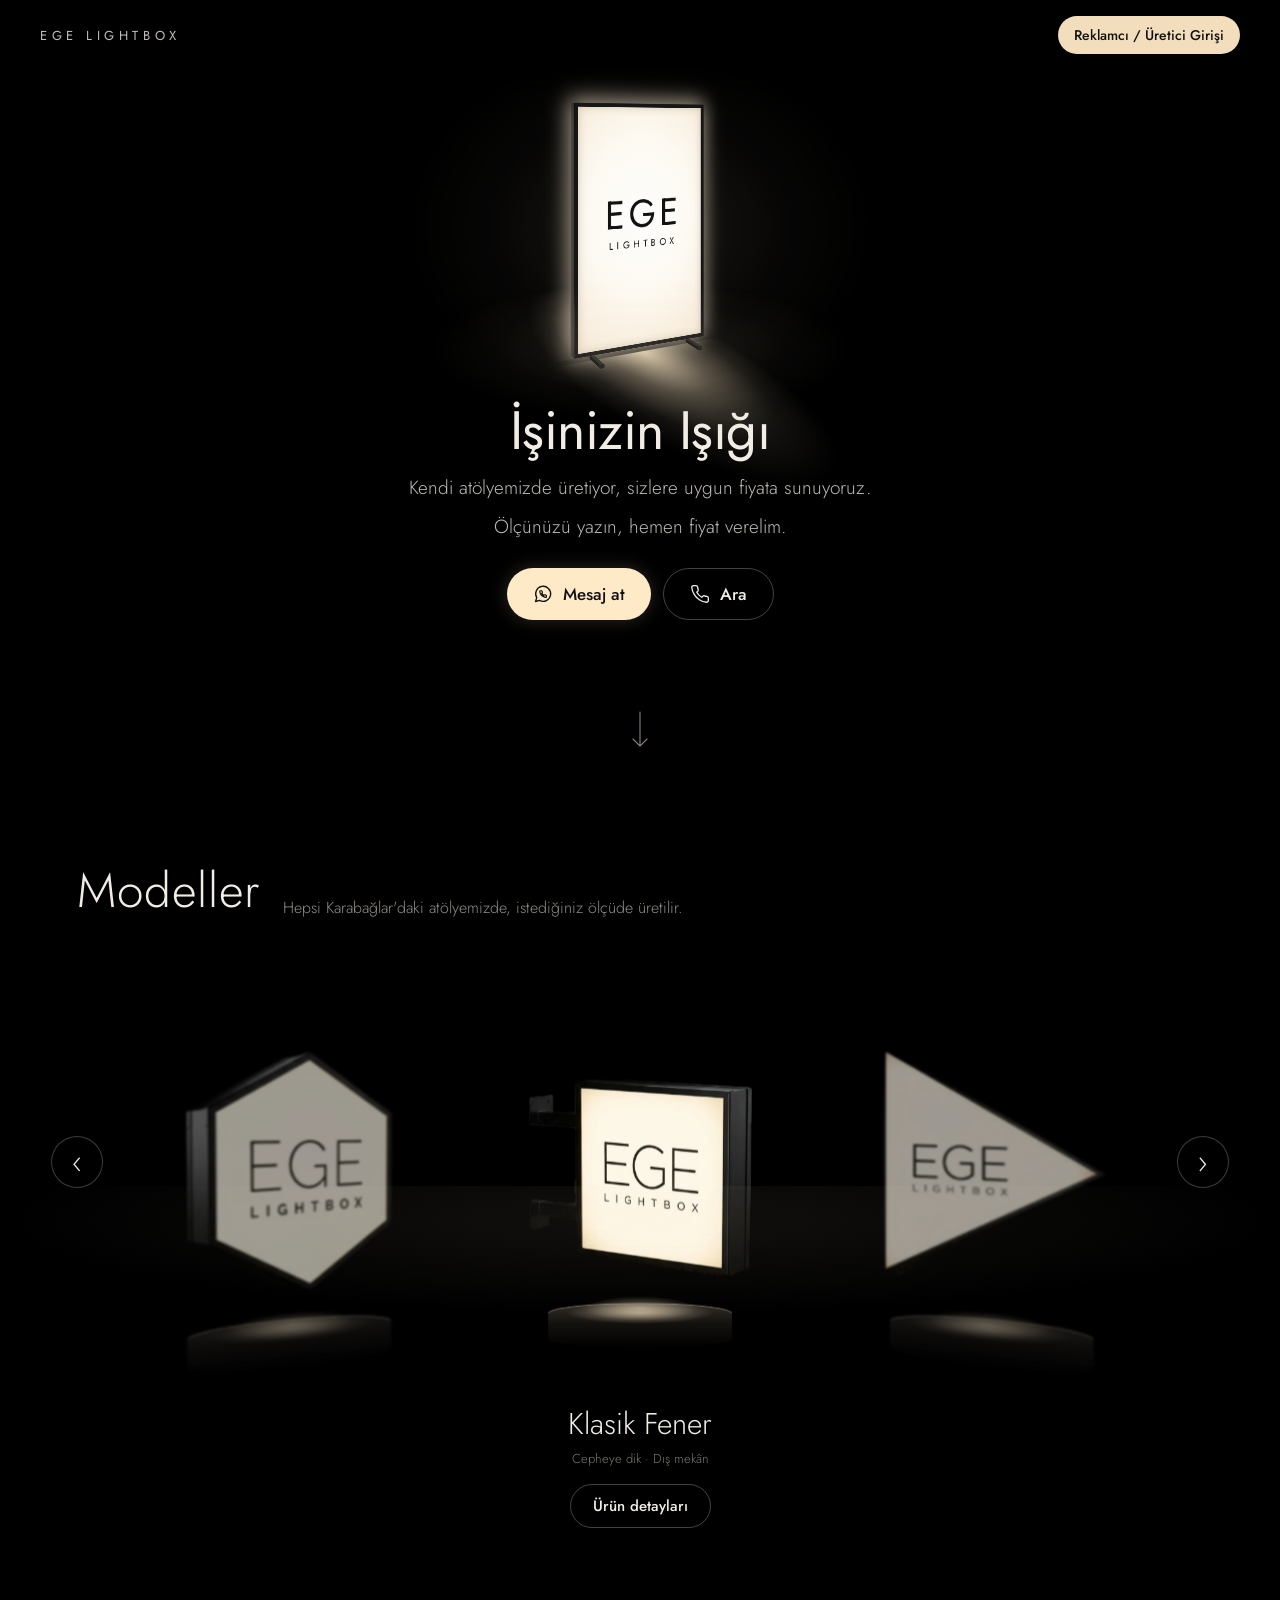
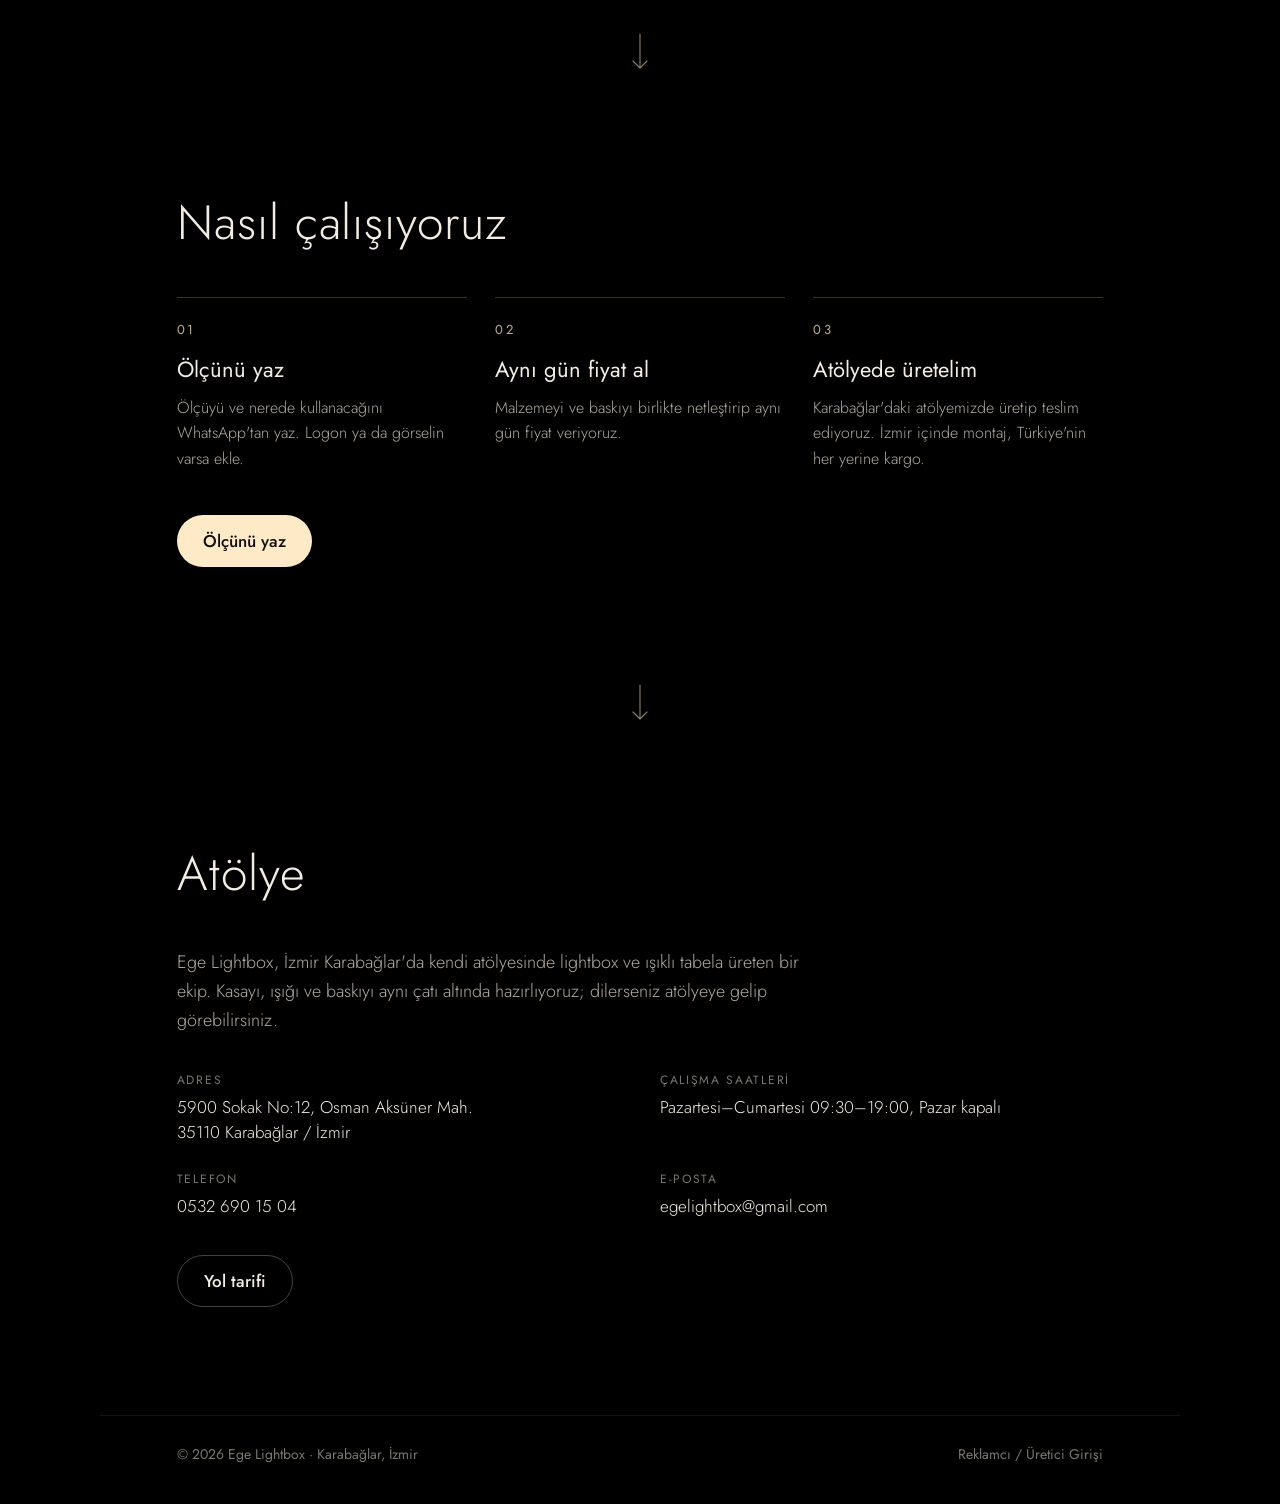
<file: fener-tabela/index.html>
<!doctype html>
<html lang="tr">
  <head>
    <meta charset="UTF-8" />
    <meta name="viewport" content="width=device-width, initial-scale=1.0" />
    <meta name="theme-color" content="#000000" />
    <title>Fener Tabela İzmir, Işıklı Fener Lightbox | Ege Lightbox</title>
    <meta name="description" content="Aydınlatmalı klasik fener, alüminyum çerçeve, değişebilir ön yüzey. Karabağlar'daki atölyemizde üretilir, aynı gün fiyat." />
    <link rel="canonical" href="https://egelightbox.com/fener-tabela/" />
    <meta property="og:type" content="website" />
    <meta property="og:locale" content="tr_TR" />
    <meta property="og:title" content="Fener Tabela İzmir, Işıklı Fener Lightbox | Ege Lightbox" />
    <meta property="og:description" content="Aydınlatmalı klasik fener, alüminyum çerçeve, değişebilir ön yüzey. Karabağlar'daki atölyemizde üretilir, aynı gün fiyat." />
    <meta property="og:url" content="https://egelightbox.com/fener-tabela/" />
    <meta property="og:image" content="https://egelightbox.com/urunler/fener-lightbox-tabela-kullanim.webp" />
    <script type="application/ld+json">{"@context":"https://schema.org","@type":"LocalBusiness","name":"Ege Lightbox","url":"https://egelightbox.com","telephone":"+905326901504","email":"egelightbox@gmail.com","image":"https://egelightbox.com/urunler/standart-duvar-lightbox-kullanim.webp","address":{"@type":"PostalAddress","streetAddress":"5900 Sokak No:12, Osman Aksüner Mah.","postalCode":"35110","addressLocality":"Karabağlar","addressRegion":"İzmir","addressCountry":"TR"},"areaServed":"İzmir","openingHoursSpecification":[{"@type":"OpeningHoursSpecification","dayOfWeek":["Monday","Tuesday","Wednesday","Thursday","Friday","Saturday"],"opens":"09:30","closes":"19:00"}]}</script>
    <script type="application/ld+json">{"@context":"https://schema.org","@type":"Product","name":"Klasik Fener","description":"Aydınlatmalı klasik fener, alüminyum çerçeve, değişebilir ön yüzey.","image":"https://egelightbox.com/urunler/fener-lightbox-tabela-kullanim.webp","brand":{"@type":"Brand","name":"Ege Lightbox"}}</script>
    <link rel="preconnect" href="https://fonts.googleapis.com" />
    <link rel="preconnect" href="https://fonts.gstatic.com" crossorigin />
    <link href="https://fonts.googleapis.com/css2?family=Jost:wght@300;400;500&display=swap" rel="stylesheet" />
    <style>html,body{background:#000;margin:0}</style>
    <!-- Google etiketi (Ads ölçümü). Bilgisayarda, ağ içinde ya da geçici deneme linkinde yüklenmez, sayım kirlenmesin -->
    <script>
      window.dataLayer = window.dataLayer || [];
      function gtag(){dataLayer.push(arguments);}
      if (!/^(localhost|127\.|192\.168\.|10\.)/.test(location.hostname) && !/(trycloudflare\.com|pages\.dev|github\.io)$/.test(location.hostname)) {
        var g = document.createElement('script');
        g.async = true;
        g.src = 'https://www.googletagmanager.com/gtag/js?id=AW-18545271923';
        document.head.appendChild(g);
        gtag('js', new Date());
        gtag('config', 'AW-18545271923');
        // Microsoft Clarity: ziyaretçi kayıtları ve ısı haritası (proje: Ege Lightbox)
        (function(c,l,a,r,i,t,y){c[a]=c[a]||function(){(c[a].q=c[a].q||[]).push(arguments)};
        t=l.createElement(r);t.async=1;t.src="https://www.clarity.ms/tag/"+i;
        y=l.getElementsByTagName(r)[0];y.parentNode.insertBefore(t,y);})(window,document,"clarity","script","z84t2651er");
      } else { window.gtag = undefined; }
    </script>
    <script type="module" crossorigin src="/assets/index-DtxNnN1X.js"></script>
    <link rel="stylesheet" crossorigin href="/assets/index-xO9GNj7Z.css">
  </head>
  <body>
    <div id="root"><link rel="preload" as="image" href="/urunler/fener-lightbox-tabela-kullanim.webp"/><main class=" sayfa-u"><header class="top"><a class="brand" href="/">EGE LIGHTBOX</a><a class="cta-small" href="#reklamci">Reklamcı / Üretici Girişi</a></header><section class="hero"><div class="sticky"><div class="stage"><div class="halo"></div><div class="crack"></div><div class="scene"><div class="box"><div class="spill s-front"></div><div class="spill s-back"></div><div class="bloom b-front"></div><div class="bloom b-back"></div><div class="face front"><div class="lit"></div><div class="logo"><span class="ege">EGE</span><span class="lb">LIGHTBOX</span></div></div><div class="face back"><div class="lit"></div><div class="logo"><span class="ege">EGE</span><span class="lb">LIGHTBOX</span></div></div><div class="side left"></div><div class="side right"></div><div class="cap"></div><div class="foot f1"><i class="ft"></i><i class="fs fs1"></i><i class="fs fs2"></i><i class="fe fe1"></i><i class="fe fe2"></i></div><div class="foot f2"><i class="ft"></i><i class="fs fs1"></i><i class="fs fs2"></i><i class="fe fe1"></i><i class="fe fe2"></i></div></div></div><div class="pool"></div></div><div class="message"><h1>İşinizin Işığı</h1><p>Kendi atölyemizde üretiyor, sizlere uygun fiyata sunuyoruz.<span class="ara"></span>Ölçünüzü yazın, hemen fiyat verelim.</p><div class="actions"><a class="cta" href="https://wa.me/905528839446?text=Merhaba%2C%20lightbox%20i%C3%A7in%20fiyat%20almak%20istiyorum." aria-label="WhatsApp&#x27;tan mesaj at"><svg viewBox="0 0 24 24" fill="none" stroke="currentColor" stroke-width="1.6" stroke-linecap="round" stroke-linejoin="round" aria-hidden="true"><path d="M3 21l1.5-4.6A9 9 0 1 1 7.8 19.6z"></path><path d="M22 16.92v3a2 2 0 0 1-2.18 2 19.79 19.79 0 0 1-8.63-3.07 19.5 19.5 0 0 1-6-6 19.79 19.79 0 0 1-3.07-8.67A2 2 0 0 1 4.11 2h3a2 2 0 0 1 2 1.72 12.84 12.84 0 0 0 .7 2.81 2 2 0 0 1-.45 2.11L8.09 9.91a16 16 0 0 0 6 6l1.27-1.27a2 2 0 0 1 2.11-.45 12.84 12.84 0 0 0 2.81.7A2 2 0 0 1 22 16.92z" transform="translate(7.3 7.3) scale(0.4)" stroke-width="3.6"></path></svg>Mesaj at</a><a class="ghost" href="tel:05326901504" aria-label="Ara: 0532 690 15 04"><svg viewBox="0 0 24 24" fill="none" stroke="currentColor" stroke-width="1.6" stroke-linecap="round" stroke-linejoin="round" aria-hidden="true"><path d="M22 16.92v3a2 2 0 0 1-2.18 2 19.79 19.79 0 0 1-8.63-3.07 19.5 19.5 0 0 1-6-6 19.79 19.79 0 0 1-3.07-8.67A2 2 0 0 1 4.11 2h3a2 2 0 0 1 2 1.72 12.84 12.84 0 0 0 .7 2.81 2 2 0 0 1-.45 2.11L8.09 9.91a16 16 0 0 0 6 6l1.27-1.27a2 2 0 0 1 2.11-.45 12.84 12.84 0 0 0 2.81.7A2 2 0 0 1 22 16.92z"></path></svg>Ara</a></div></div><a class="asagi a-hero" href="#modeller" aria-label="Aşağı in"><svg viewBox="0 0 24 40" aria-hidden="true"><path d="M12 2v34M5 29l7 7 7-7"></path></svg></a></div></section><section class="urunler acik" id="modeller"><div class="u-bas"><h2>Modeller</h2><p>Hepsi Karabağlar&#x27;daki atölyemizde, istediğiniz ölçüde üretilir.</p></div><div class="u-sahne"><div class="u-zemin"></div><button class="aday" style="--a:3.000;--s:-0.951;--c:0.691;--d:-72.0;--gec:0.0s;--g:0.000;z-index:4" aria-label="Duvar Lightbox" tabindex="-1"><span class="suzul"><img src="/urunler/standart-duvar-lightbox-kesik.webp" alt="Duvar Lightbox lightbox" loading="lazy" decoding="async" draggable="false"/></span><span class="isik"></span><span class="kaide"></span></button><button class="aday" style="--a:2.000;--s:-0.951;--c:0.691;--d:-72.0;--gec:-0.7s;--g:0.000;z-index:6" aria-label="Çift Taraflı Ayaklı" tabindex="-1"><span class="suzul"><img src="/urunler/cift-tarafli-tasinabilir-lightbox-kesik.webp" alt="Çift Taraflı Ayaklı lightbox" loading="lazy" decoding="async" draggable="false"/></span><span class="isik"></span><span class="kaide"></span></button><button class="aday" style="--a:1.000;--s:-0.643;--c:0.234;--d:-40.0;--gec:-1.4s;--g:0.750;z-index:8" aria-label="Altıgen Fener" tabindex="-1"><span class="suzul"><img src="/urunler/altigen-fener-tabela-lightbox-kesik.webp" alt="Altıgen Fener lightbox" loading="lazy" decoding="async" draggable="false"/></span><span class="isik"></span><span class="kaide"></span></button><button class="aday on" style="--a:0.000;--s:0.000;--c:0.000;--d:0.0;--gec:-2.1s;--g:1.000;z-index:10" aria-label="Klasik Fener detayını aç" tabindex="0"><span class="suzul"><img src="/urunler/fener-lightbox-tabela-kesik.webp" alt="Klasik Fener lightbox" loading="lazy" decoding="async" draggable="false"/></span><span class="isik"></span><span class="kaide"></span></button><button class="aday" style="--a:1.000;--s:0.643;--c:0.234;--d:40.0;--gec:-2.8s;--g:0.750;z-index:8" aria-label="Üçgen Fener" tabindex="-1"><span class="suzul"><img src="/urunler/ucgen-fener-lightbox-kesik.webp" alt="Üçgen Fener lightbox" loading="lazy" decoding="async" draggable="false"/></span><span class="isik"></span><span class="kaide"></span></button><button class="aday" style="--a:2.000;--s:0.951;--c:0.691;--d:72.0;--gec:-3.5s;--g:0.000;z-index:6" aria-label="Altıgen Duvar" tabindex="-1"><span class="suzul"><img src="/urunler/altigen-duvar-lightbox-kesik.webp" alt="Altıgen Duvar lightbox" loading="lazy" decoding="async" draggable="false"/></span><span class="isik"></span><span class="kaide"></span></button><button class="aday" style="--a:3.000;--s:0.951;--c:0.691;--d:72.0;--gec:-4.2s;--g:0.000;z-index:4" aria-label="Küp Lightbox" tabindex="-1"><span class="suzul"><img src="/urunler/kup-masaustu-lightbox-kesik.webp" alt="Küp Lightbox lightbox" loading="lazy" decoding="async" draggable="false"/></span><span class="isik"></span><span class="kaide"></span></button><button class="u-ok sol" aria-label="Önceki model">‹</button><button class="u-ok sag" aria-label="Sonraki model">›</button></div><button class="u-ad" aria-live="polite" aria-label="Klasik Fener detayını aç"><span class="u-ad-ad">Klasik Fener</span><span class="u-ad-et">Cepheye dik · Dış mekân</span><span class="u-ad-dugme">Ürün detayları</span></button><div class="u-bilgi" aria-hidden="false"><div class="d-ic"><button class="d-geri" aria-label="Kapat"><span class="d-geri-yazi">‹ Tüm modeller</span><span class="d-x" aria-hidden="true">×</span></button><span class="d-etiket">Cepheye dik · Dış mekân</span><h3>Klasik Fener</h3><p>Aydınlatmalı klasik fener, alüminyum çerçeve, değişebilir ön yüzey.</p><span class="d-baslik">Kullanımda</span><div class="d-gorsel"><img src="/urunler/fener-lightbox-tabela-kullanim.webp" alt="Klasik Fener kullanım örneği"/></div><div class="d-kucuk"><button class="on" aria-label="Görsel"><img src="/urunler/fener-lightbox-tabela-kullanim.webp" alt="" loading="lazy"/></button><button class="" aria-label="Görsel"><img src="/urunler/fener-lightbox-tabela.webp" alt="" loading="lazy"/></button><button class="" aria-label="Görsel"><img src="/urunler/fener-lightbox-tabela-d1.webp" alt="" loading="lazy"/></button></div><ul><li>Çift yüz</li><li>Alüminyum çerçeve</li><li>Dış mekân LED</li></ul><dl><div><dt>40x40</dt><dd>3.490 TL<!-- --> <small>+ KDV</small></dd></div><div><dt>60x60</dt><dd>4.490 TL<!-- --> <small>+ KDV</small></dd></div><div><dt>40x70</dt><dd>4.490 TL<!-- --> <small>+ KDV</small></dd></div></dl><a class="cta" href="https://wa.me/905528839446?text=Merhaba%2C%20Klasik%20Fener%20i%C3%A7in%20fiyat%20almak%20istiyorum.%20%C3%96l%C3%A7%C3%BC%3A%20">Bu model için fiyat al</a></div></div></section><a class="asagi " href="#nasil" aria-label="Aşağı in"><svg viewBox="0 0 24 40" aria-hidden="true"><path d="M12 2v34M5 29l7 7 7-7"></path></svg></a><section class="bolum nasil" id="nasil"><h2>Nasıl çalışıyoruz</h2><ol class="adimlar"><li><span class="adim-no">01</span><h3>Ölçünü yaz</h3><p>Ölçüyü ve nerede kullanacağını WhatsApp&#x27;tan yaz. Logon ya da görselin varsa ekle.</p></li><li><span class="adim-no">02</span><h3>Aynı gün fiyat al</h3><p>Malzemeyi ve baskıyı birlikte netleştirip aynı gün fiyat veriyoruz.</p></li><li><span class="adim-no">03</span><h3>Atölyede üretelim</h3><p>Karabağlar&#x27;daki atölyemizde üretip teslim ediyoruz. İzmir içinde montaj, Türkiye&#x27;nin her yerine kargo.</p></li></ol><a class="cta" href="https://wa.me/905528839446?text=Merhaba%2C%20lightbox%20i%C3%A7in%20fiyat%20almak%20istiyorum.%20%C3%96l%C3%A7%C3%BC%3A%20">Ölçünü yaz</a></section><a class="asagi " href="#atolye" aria-label="Aşağı in"><svg viewBox="0 0 24 40" aria-hidden="true"><path d="M12 2v34M5 29l7 7 7-7"></path></svg></a><section class="bolum atolye" id="atolye"><h2>Atölye</h2><p class="atolye-giris">Ege Lightbox, İzmir Karabağlar&#x27;da kendi atölyesinde lightbox ve ışıklı tabela üreten bir ekip. Kasayı, ışığı ve baskıyı aynı çatı altında hazırlıyoruz; dilerseniz atölyeye gelip görebilirsiniz.</p><dl class="atolye-bilgi"><div><dt>Adres</dt><dd>5900 Sokak No:12, Osman Aksüner Mah.<br/>35110<!-- --> <!-- -->Karabağlar<!-- --> / <!-- -->İzmir</dd></div><div><dt>Çalışma saatleri</dt><dd>Pazartesi–Cumartesi 09:30–19:00, Pazar kapalı</dd></div><div><dt>Telefon</dt><dd><a href="tel:+905326901504">0532 690 15 04</a></dd></div><div><dt>E-posta</dt><dd><a href="mailto:egelightbox@gmail.com">egelightbox@gmail.com</a></dd></div></dl><div class="actions atolye-dugme"><a class="ghost" href="https://www.google.com/maps/dir/?api=1&amp;destination=Ege%20Lightbox&amp;destination_place_id=ChIJARxQHS3fuxQRR_nK7dGKqWg" target="_blank" rel="noopener">Yol tarifi</a></div></section><footer class="alt"><span>© <!-- -->2026<!-- --> Ege Lightbox · Karabağlar, İzmir</span><a href="#reklamci">Reklamcı / Üretici Girişi</a></footer></main></div>
  </body>
</html>
</file>
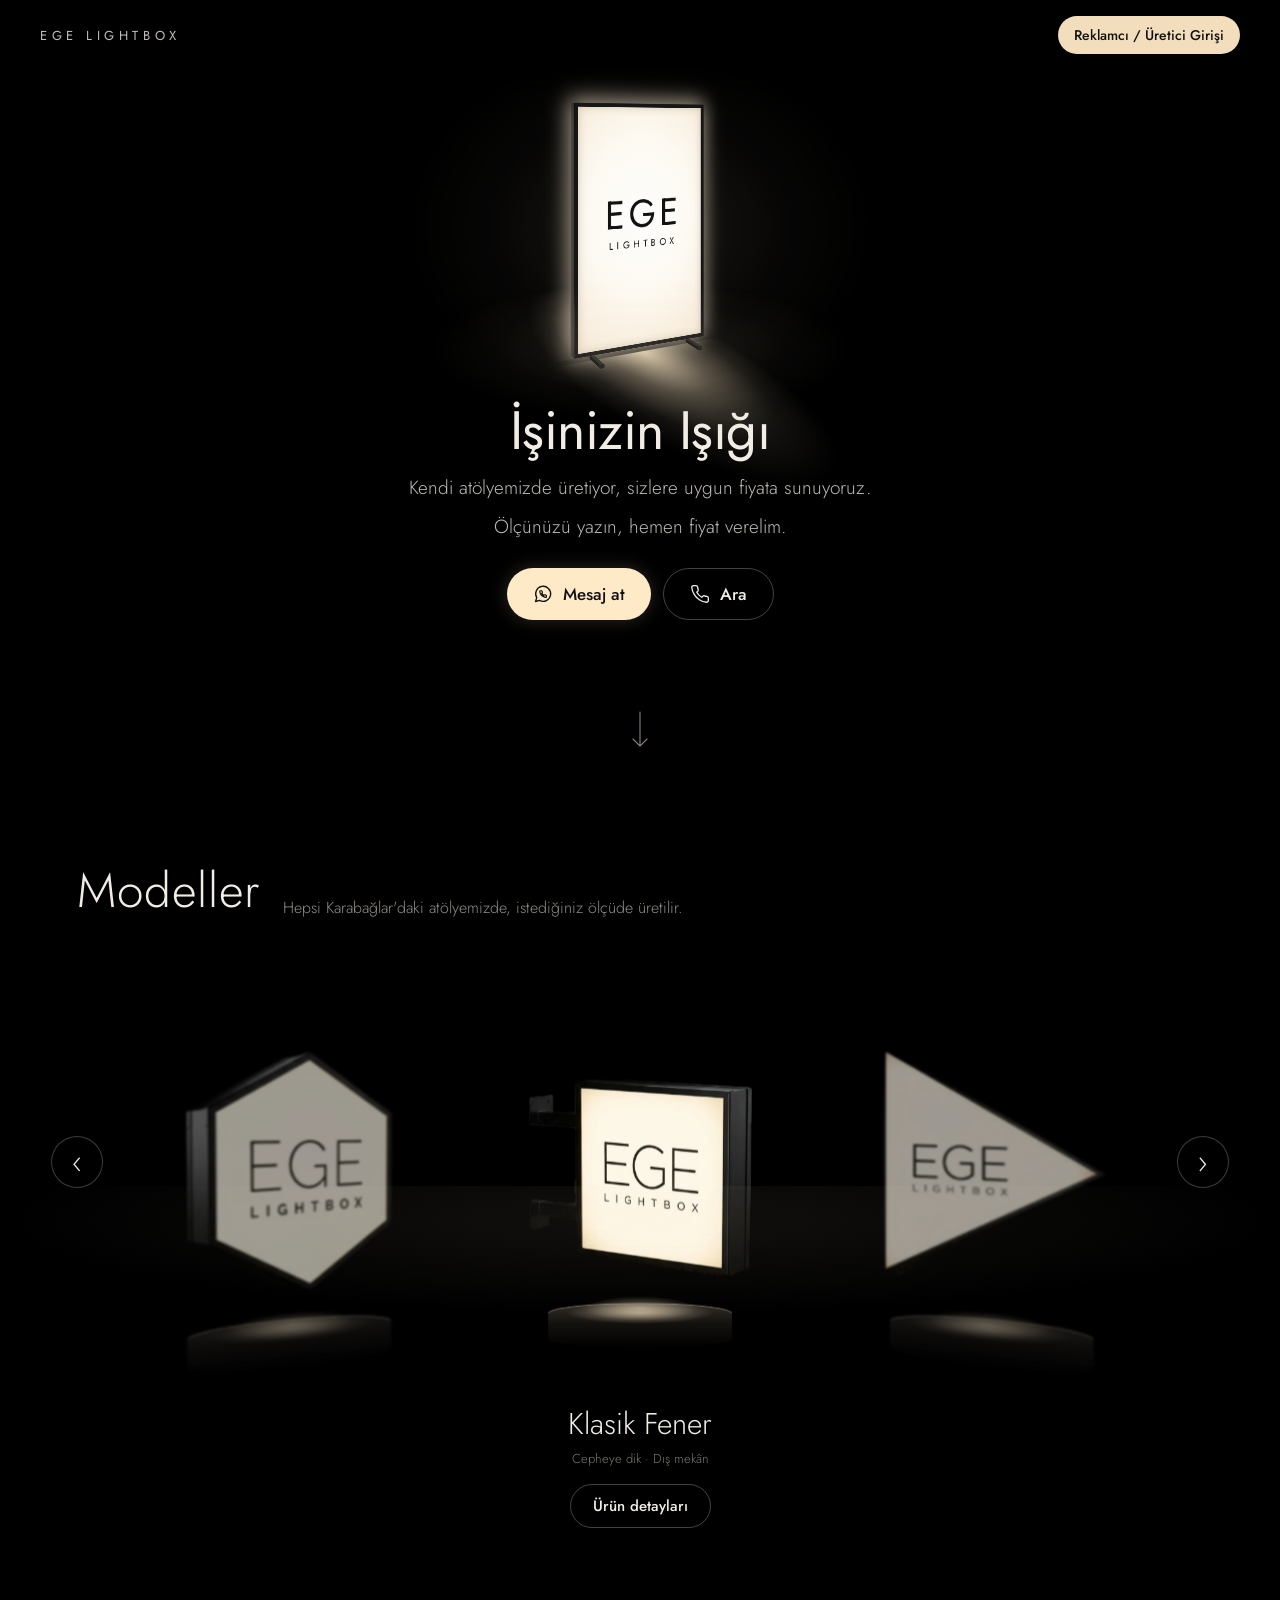
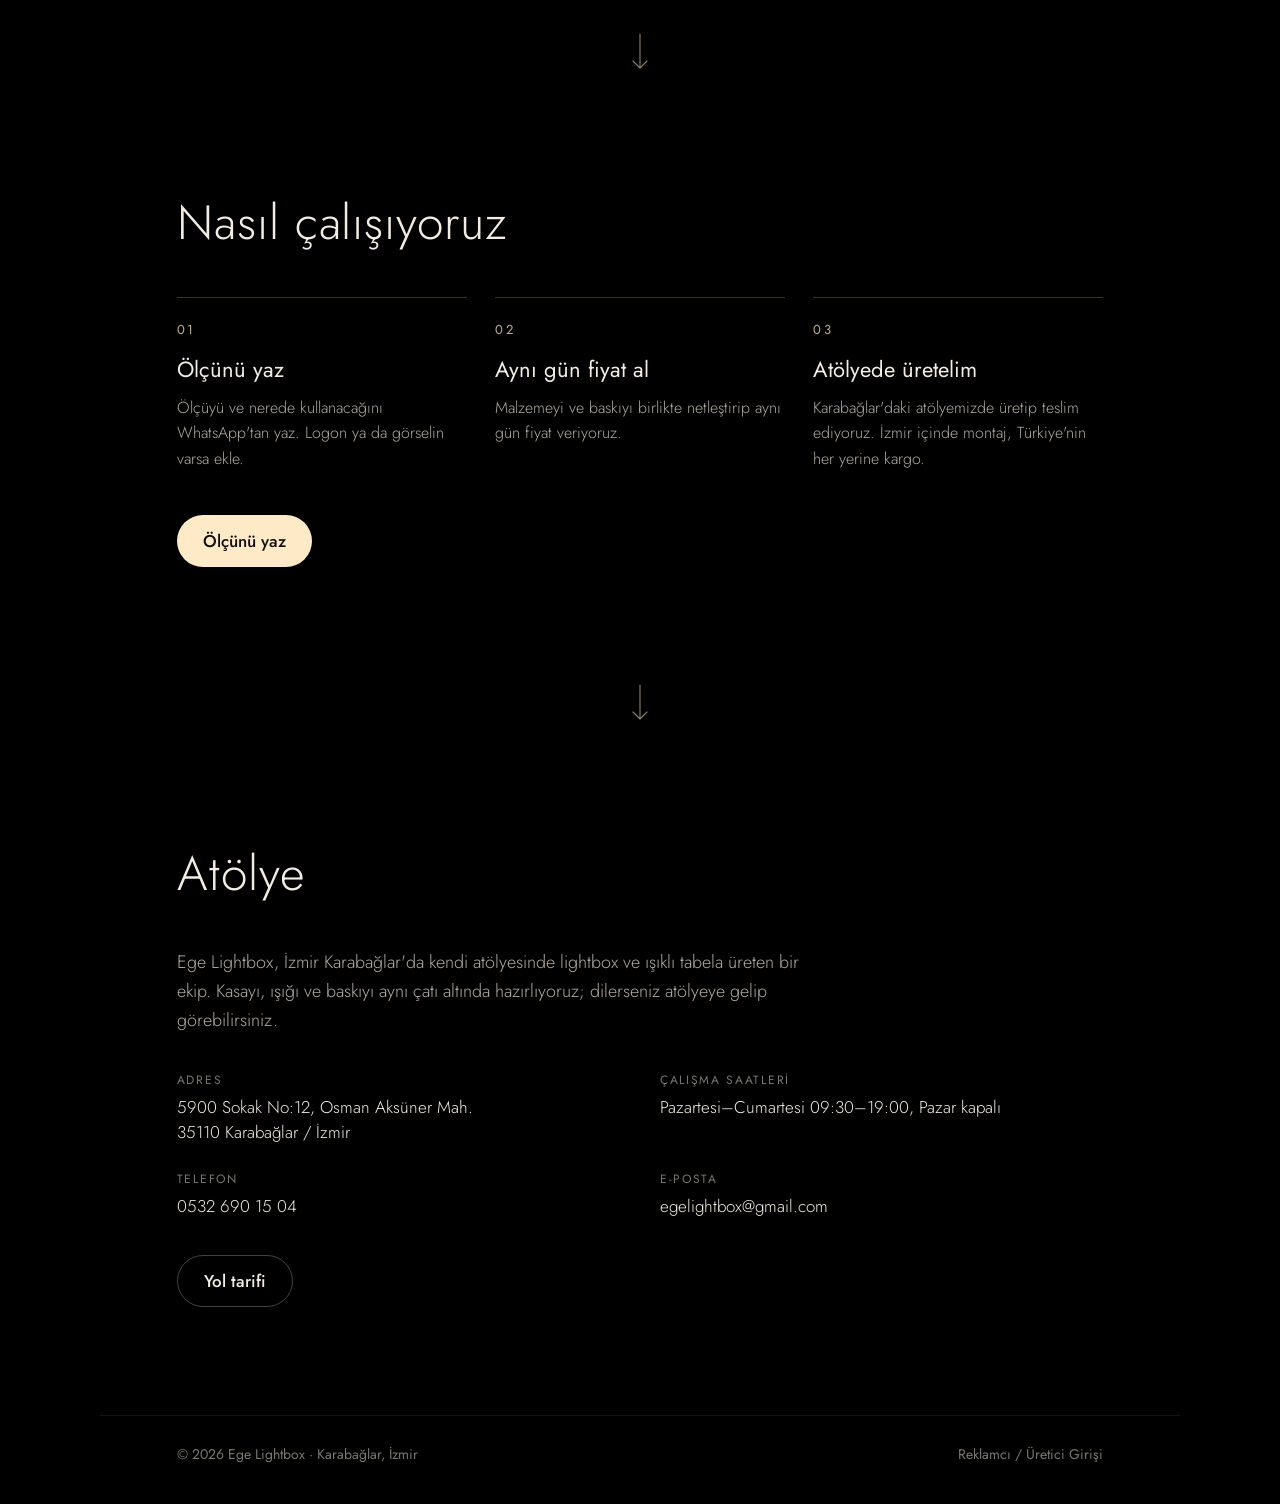
<file: kampanya/index.html>
<!doctype html><html lang="tr"><head><meta charset="utf-8"><meta name="robots" content="noindex"><link rel="canonical" href="https://egelightbox.com/"><meta http-equiv="refresh" content="0; url=../"><title>Ege Lightbox</title><script>location.replace('../' + location.search)</script></head><body><a href="../">Ege Lightbox</a></body></html>
</file>
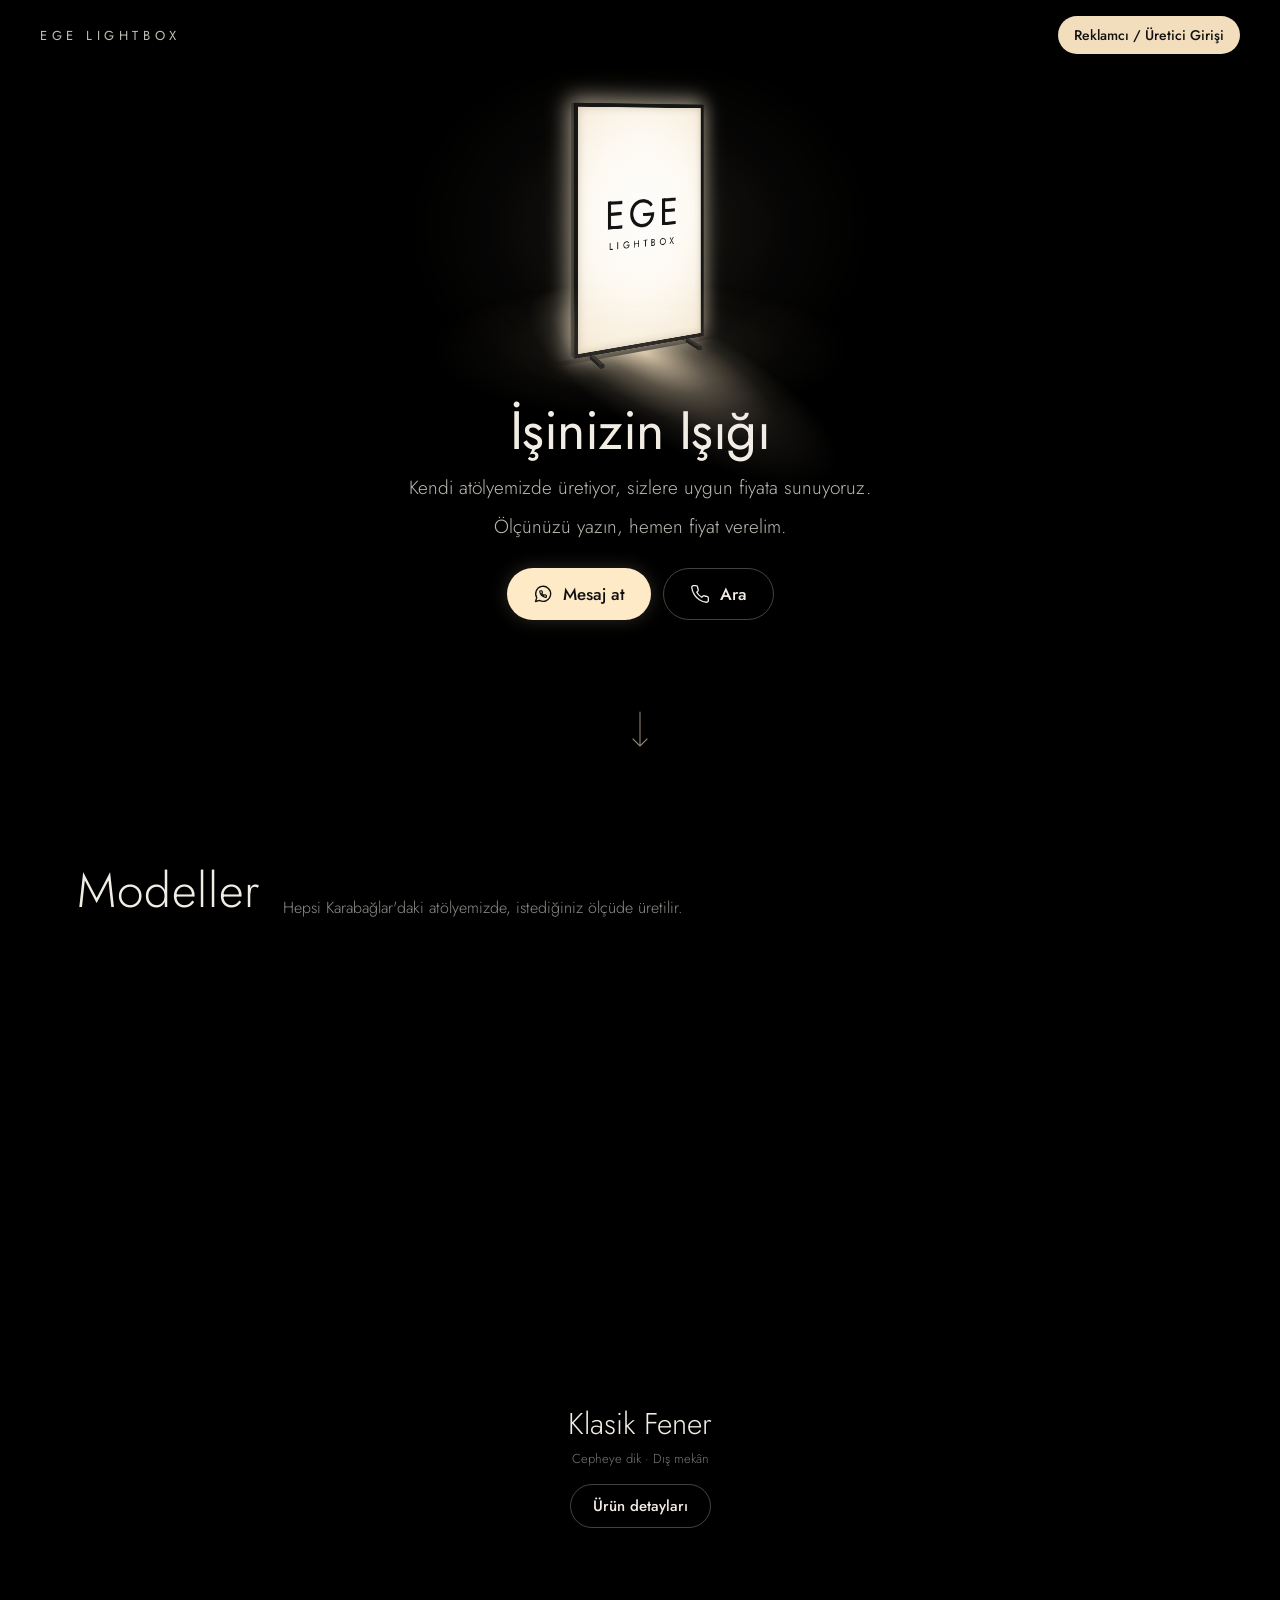
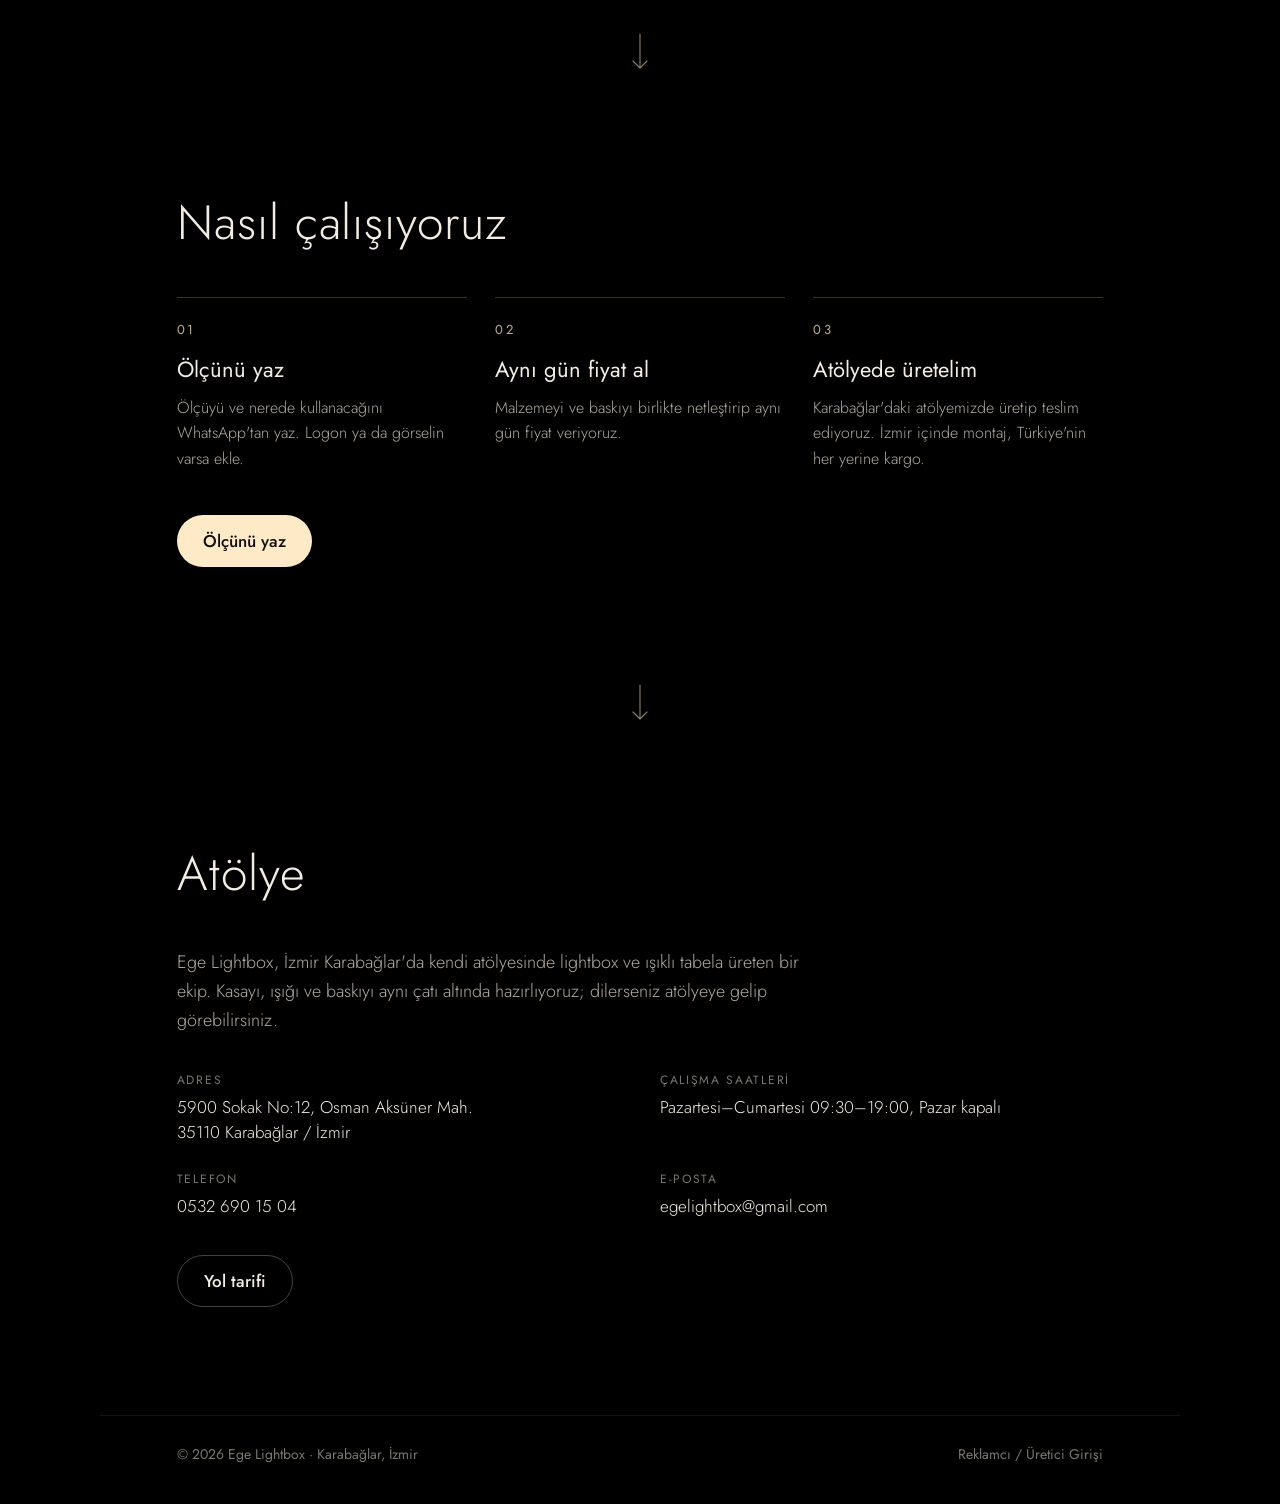
<file: kup-lightbox/index.html>
<!doctype html>
<html lang="tr">
  <head>
    <meta charset="UTF-8" />
    <meta name="viewport" content="width=device-width, initial-scale=1.0" />
    <meta name="theme-color" content="#000000" />
    <title>Küp Lightbox İzmir, Vitrin ve Masaüstü | Ege Lightbox</title>
    <meta name="description" content="Üç boyutlu küp, her yüzü ayrı baskı. Optik, kozmetik ve marka vitrinleri için. Karabağlar'daki atölyemizde üretilir, aynı gün fiyat." />
    <link rel="canonical" href="https://egelightbox.com/kup-lightbox/" />
    <meta property="og:type" content="website" />
    <meta property="og:locale" content="tr_TR" />
    <meta property="og:title" content="Küp Lightbox İzmir, Vitrin ve Masaüstü | Ege Lightbox" />
    <meta property="og:description" content="Üç boyutlu küp, her yüzü ayrı baskı. Optik, kozmetik ve marka vitrinleri için. Karabağlar'daki atölyemizde üretilir, aynı gün fiyat." />
    <meta property="og:url" content="https://egelightbox.com/kup-lightbox/" />
    <meta property="og:image" content="https://egelightbox.com/urunler/kup-masaustu-lightbox-kullanim.webp" />
    <script type="application/ld+json">{"@context":"https://schema.org","@type":"LocalBusiness","name":"Ege Lightbox","url":"https://egelightbox.com","telephone":"+905326901504","email":"egelightbox@gmail.com","image":"https://egelightbox.com/urunler/standart-duvar-lightbox-kullanim.webp","address":{"@type":"PostalAddress","streetAddress":"5900 Sokak No:12, Osman Aksüner Mah.","postalCode":"35110","addressLocality":"Karabağlar","addressRegion":"İzmir","addressCountry":"TR"},"areaServed":"İzmir","openingHoursSpecification":[{"@type":"OpeningHoursSpecification","dayOfWeek":["Monday","Tuesday","Wednesday","Thursday","Friday","Saturday"],"opens":"09:30","closes":"19:00"}]}</script>
    <script type="application/ld+json">{"@context":"https://schema.org","@type":"Product","name":"Küp Lightbox","description":"Üç boyutlu küp, her yüzü ayrı baskı. Optik, kozmetik ve marka vitrinleri için.","image":"https://egelightbox.com/urunler/kup-masaustu-lightbox-kullanim.webp","brand":{"@type":"Brand","name":"Ege Lightbox"}}</script>
    <link rel="preconnect" href="https://fonts.googleapis.com" />
    <link rel="preconnect" href="https://fonts.gstatic.com" crossorigin />
    <link href="https://fonts.googleapis.com/css2?family=Jost:wght@300;400;500&display=swap" rel="stylesheet" />
    <style>html,body{background:#000;margin:0}</style>
    <!-- Google etiketi (Ads ölçümü). Bilgisayarda, ağ içinde ya da geçici deneme linkinde yüklenmez, sayım kirlenmesin -->
    <script>
      window.dataLayer = window.dataLayer || [];
      function gtag(){dataLayer.push(arguments);}
      if (!/^(localhost|127\.|192\.168\.|10\.)/.test(location.hostname) && !/(trycloudflare\.com|pages\.dev|github\.io)$/.test(location.hostname)) {
        var g = document.createElement('script');
        g.async = true;
        g.src = 'https://www.googletagmanager.com/gtag/js?id=AW-18545271923';
        document.head.appendChild(g);
        gtag('js', new Date());
        gtag('config', 'AW-18545271923');
        // Microsoft Clarity: ziyaretçi kayıtları ve ısı haritası (proje: Ege Lightbox)
        (function(c,l,a,r,i,t,y){c[a]=c[a]||function(){(c[a].q=c[a].q||[]).push(arguments)};
        t=l.createElement(r);t.async=1;t.src="https://www.clarity.ms/tag/"+i;
        y=l.getElementsByTagName(r)[0];y.parentNode.insertBefore(t,y);})(window,document,"clarity","script","z84t2651er");
      } else { window.gtag = undefined; }
    </script>
    <script type="module" crossorigin src="/assets/index-DtxNnN1X.js"></script>
    <link rel="stylesheet" crossorigin href="/assets/index-xO9GNj7Z.css">
  </head>
  <body>
    <div id="root"><link rel="preload" as="image" href="/urunler/kup-masaustu-lightbox-kullanim.webp"/><main class=" sayfa-u"><header class="top"><a class="brand" href="/">EGE LIGHTBOX</a><a class="cta-small" href="#reklamci">Reklamcı / Üretici Girişi</a></header><section class="hero"><div class="sticky"><div class="stage"><div class="halo"></div><div class="crack"></div><div class="scene"><div class="box"><div class="spill s-front"></div><div class="spill s-back"></div><div class="bloom b-front"></div><div class="bloom b-back"></div><div class="face front"><div class="lit"></div><div class="logo"><span class="ege">EGE</span><span class="lb">LIGHTBOX</span></div></div><div class="face back"><div class="lit"></div><div class="logo"><span class="ege">EGE</span><span class="lb">LIGHTBOX</span></div></div><div class="side left"></div><div class="side right"></div><div class="cap"></div><div class="foot f1"><i class="ft"></i><i class="fs fs1"></i><i class="fs fs2"></i><i class="fe fe1"></i><i class="fe fe2"></i></div><div class="foot f2"><i class="ft"></i><i class="fs fs1"></i><i class="fs fs2"></i><i class="fe fe1"></i><i class="fe fe2"></i></div></div></div><div class="pool"></div></div><div class="message"><h1>İşinizin Işığı</h1><p>Kendi atölyemizde üretiyor, sizlere uygun fiyata sunuyoruz.<span class="ara"></span>Ölçünüzü yazın, hemen fiyat verelim.</p><div class="actions"><a class="cta" href="https://wa.me/905528839446?text=Merhaba%2C%20lightbox%20i%C3%A7in%20fiyat%20almak%20istiyorum." aria-label="WhatsApp&#x27;tan mesaj at"><svg viewBox="0 0 24 24" fill="none" stroke="currentColor" stroke-width="1.6" stroke-linecap="round" stroke-linejoin="round" aria-hidden="true"><path d="M3 21l1.5-4.6A9 9 0 1 1 7.8 19.6z"></path><path d="M22 16.92v3a2 2 0 0 1-2.18 2 19.79 19.79 0 0 1-8.63-3.07 19.5 19.5 0 0 1-6-6 19.79 19.79 0 0 1-3.07-8.67A2 2 0 0 1 4.11 2h3a2 2 0 0 1 2 1.72 12.84 12.84 0 0 0 .7 2.81 2 2 0 0 1-.45 2.11L8.09 9.91a16 16 0 0 0 6 6l1.27-1.27a2 2 0 0 1 2.11-.45 12.84 12.84 0 0 0 2.81.7A2 2 0 0 1 22 16.92z" transform="translate(7.3 7.3) scale(0.4)" stroke-width="3.6"></path></svg>Mesaj at</a><a class="ghost" href="tel:05326901504" aria-label="Ara: 0532 690 15 04"><svg viewBox="0 0 24 24" fill="none" stroke="currentColor" stroke-width="1.6" stroke-linecap="round" stroke-linejoin="round" aria-hidden="true"><path d="M22 16.92v3a2 2 0 0 1-2.18 2 19.79 19.79 0 0 1-8.63-3.07 19.5 19.5 0 0 1-6-6 19.79 19.79 0 0 1-3.07-8.67A2 2 0 0 1 4.11 2h3a2 2 0 0 1 2 1.72 12.84 12.84 0 0 0 .7 2.81 2 2 0 0 1-.45 2.11L8.09 9.91a16 16 0 0 0 6 6l1.27-1.27a2 2 0 0 1 2.11-.45 12.84 12.84 0 0 0 2.81.7A2 2 0 0 1 22 16.92z"></path></svg>Ara</a></div></div><a class="asagi a-hero" href="#modeller" aria-label="Aşağı in"><svg viewBox="0 0 24 40" aria-hidden="true"><path d="M12 2v34M5 29l7 7 7-7"></path></svg></a></div></section><section class="urunler acik" id="modeller"><div class="u-bas"><h2>Modeller</h2><p>Hepsi Karabağlar&#x27;daki atölyemizde, istediğiniz ölçüde üretilir.</p></div><div class="u-sahne"><div class="u-zemin"></div><button class="aday" style="--a:6.000;--s:-0.951;--c:0.691;--d:-72.0;--gec:0.0s;--g:0.000;z-index:-2" aria-label="Duvar Lightbox" tabindex="-1"><span class="suzul"><img src="/urunler/standart-duvar-lightbox-kesik.webp" alt="Duvar Lightbox lightbox" loading="lazy" decoding="async" draggable="false"/></span><span class="isik"></span><span class="kaide"></span></button><button class="aday" style="--a:5.000;--s:-0.951;--c:0.691;--d:-72.0;--gec:-0.7s;--g:0.000;z-index:0" aria-label="Çift Taraflı Ayaklı" tabindex="-1"><span class="suzul"><img src="/urunler/cift-tarafli-tasinabilir-lightbox-kesik.webp" alt="Çift Taraflı Ayaklı lightbox" loading="lazy" decoding="async" draggable="false"/></span><span class="isik"></span><span class="kaide"></span></button><button class="aday" style="--a:4.000;--s:-0.951;--c:0.691;--d:-72.0;--gec:-1.4s;--g:0.000;z-index:2" aria-label="Altıgen Fener" tabindex="-1"><span class="suzul"><img src="/urunler/altigen-fener-tabela-lightbox-kesik.webp" alt="Altıgen Fener lightbox" loading="lazy" decoding="async" draggable="false"/></span><span class="isik"></span><span class="kaide"></span></button><button class="aday" style="--a:3.000;--s:-0.951;--c:0.691;--d:-72.0;--gec:-2.1s;--g:0.000;z-index:4" aria-label="Klasik Fener" tabindex="-1"><span class="suzul"><img src="/urunler/fener-lightbox-tabela-kesik.webp" alt="Klasik Fener lightbox" loading="lazy" decoding="async" draggable="false"/></span><span class="isik"></span><span class="kaide"></span></button><button class="aday" style="--a:2.000;--s:-0.951;--c:0.691;--d:-72.0;--gec:-2.8s;--g:0.000;z-index:6" aria-label="Üçgen Fener" tabindex="-1"><span class="suzul"><img src="/urunler/ucgen-fener-lightbox-kesik.webp" alt="Üçgen Fener lightbox" loading="lazy" decoding="async" draggable="false"/></span><span class="isik"></span><span class="kaide"></span></button><button class="aday" style="--a:1.000;--s:-0.643;--c:0.234;--d:-40.0;--gec:-3.5s;--g:0.750;z-index:8" aria-label="Altıgen Duvar" tabindex="-1"><span class="suzul"><img src="/urunler/altigen-duvar-lightbox-kesik.webp" alt="Altıgen Duvar lightbox" loading="lazy" decoding="async" draggable="false"/></span><span class="isik"></span><span class="kaide"></span></button><button class="aday on" style="--a:0.000;--s:0.000;--c:0.000;--d:0.0;--gec:-4.2s;--g:1.000;z-index:10" aria-label="Küp Lightbox detayını aç" tabindex="0"><span class="suzul"><img src="/urunler/kup-masaustu-lightbox-kesik.webp" alt="Küp Lightbox lightbox" loading="lazy" decoding="async" draggable="false"/></span><span class="isik"></span><span class="kaide"></span></button><button class="u-ok sol" aria-label="Önceki model">‹</button><button class="u-ok sag" aria-label="Sonraki model" disabled="">›</button></div><button class="u-ad" aria-live="polite" aria-label="Küp Lightbox detayını aç"><span class="u-ad-ad">Küp Lightbox</span><span class="u-ad-et">Vitrin · Masaüstü</span><span class="u-ad-dugme">Ürün detayları</span></button><div class="u-bilgi" aria-hidden="false"><div class="d-ic"><button class="d-geri" aria-label="Kapat"><span class="d-geri-yazi">‹ Tüm modeller</span><span class="d-x" aria-hidden="true">×</span></button><span class="d-etiket">Vitrin · Masaüstü</span><h3>Küp Lightbox</h3><p>Üç boyutlu küp, her yüzü ayrı baskı. Optik, kozmetik ve marka vitrinleri için.</p><span class="d-baslik">Kullanımda</span><div class="d-gorsel"><img src="/urunler/kup-masaustu-lightbox-kullanim.webp" alt="Küp Lightbox kullanım örneği"/></div><div class="d-kucuk"><button class="on" aria-label="Görsel"><img src="/urunler/kup-masaustu-lightbox-kullanim.webp" alt="" loading="lazy"/></button><button class="" aria-label="Görsel"><img src="/urunler/kup-masaustu-lightbox.webp" alt="" loading="lazy"/></button><button class="" aria-label="Görsel"><img src="/urunler/kup-masaustu-lightbox-d1.webp" alt="" loading="lazy"/></button></div><ul><li>Çok yüzlü</li><li>Taşınabilir</li><li>Her yüze ayrı baskı</li></ul><dl><div><dt>40x40x40</dt><dd>5.990 TL<!-- --> <small>+ KDV</small></dd></div><div><dt>60x60x60</dt><dd>6.990 TL<!-- --> <small>+ KDV</small></dd></div><div><dt>90x90x90</dt><dd>9.990 TL<!-- --> <small>+ KDV</small></dd></div></dl><a class="cta" href="https://wa.me/905528839446?text=Merhaba%2C%20K%C3%BCp%20Lightbox%20i%C3%A7in%20fiyat%20almak%20istiyorum.%20%C3%96l%C3%A7%C3%BC%3A%20">Bu model için fiyat al</a></div></div></section><a class="asagi " href="#nasil" aria-label="Aşağı in"><svg viewBox="0 0 24 40" aria-hidden="true"><path d="M12 2v34M5 29l7 7 7-7"></path></svg></a><section class="bolum nasil" id="nasil"><h2>Nasıl çalışıyoruz</h2><ol class="adimlar"><li><span class="adim-no">01</span><h3>Ölçünü yaz</h3><p>Ölçüyü ve nerede kullanacağını WhatsApp&#x27;tan yaz. Logon ya da görselin varsa ekle.</p></li><li><span class="adim-no">02</span><h3>Aynı gün fiyat al</h3><p>Malzemeyi ve baskıyı birlikte netleştirip aynı gün fiyat veriyoruz.</p></li><li><span class="adim-no">03</span><h3>Atölyede üretelim</h3><p>Karabağlar&#x27;daki atölyemizde üretip teslim ediyoruz. İzmir içinde montaj, Türkiye&#x27;nin her yerine kargo.</p></li></ol><a class="cta" href="https://wa.me/905528839446?text=Merhaba%2C%20lightbox%20i%C3%A7in%20fiyat%20almak%20istiyorum.%20%C3%96l%C3%A7%C3%BC%3A%20">Ölçünü yaz</a></section><a class="asagi " href="#atolye" aria-label="Aşağı in"><svg viewBox="0 0 24 40" aria-hidden="true"><path d="M12 2v34M5 29l7 7 7-7"></path></svg></a><section class="bolum atolye" id="atolye"><h2>Atölye</h2><p class="atolye-giris">Ege Lightbox, İzmir Karabağlar&#x27;da kendi atölyesinde lightbox ve ışıklı tabela üreten bir ekip. Kasayı, ışığı ve baskıyı aynı çatı altında hazırlıyoruz; dilerseniz atölyeye gelip görebilirsiniz.</p><dl class="atolye-bilgi"><div><dt>Adres</dt><dd>5900 Sokak No:12, Osman Aksüner Mah.<br/>35110<!-- --> <!-- -->Karabağlar<!-- --> / <!-- -->İzmir</dd></div><div><dt>Çalışma saatleri</dt><dd>Pazartesi–Cumartesi 09:30–19:00, Pazar kapalı</dd></div><div><dt>Telefon</dt><dd><a href="tel:+905326901504">0532 690 15 04</a></dd></div><div><dt>E-posta</dt><dd><a href="mailto:egelightbox@gmail.com">egelightbox@gmail.com</a></dd></div></dl><div class="actions atolye-dugme"><a class="ghost" href="https://www.google.com/maps/dir/?api=1&amp;destination=Ege%20Lightbox&amp;destination_place_id=ChIJARxQHS3fuxQRR_nK7dGKqWg" target="_blank" rel="noopener">Yol tarifi</a></div></section><footer class="alt"><span>© <!-- -->2026<!-- --> Ege Lightbox · Karabağlar, İzmir</span><a href="#reklamci">Reklamcı / Üretici Girişi</a></footer></main></div>
  </body>
</html>
</file>
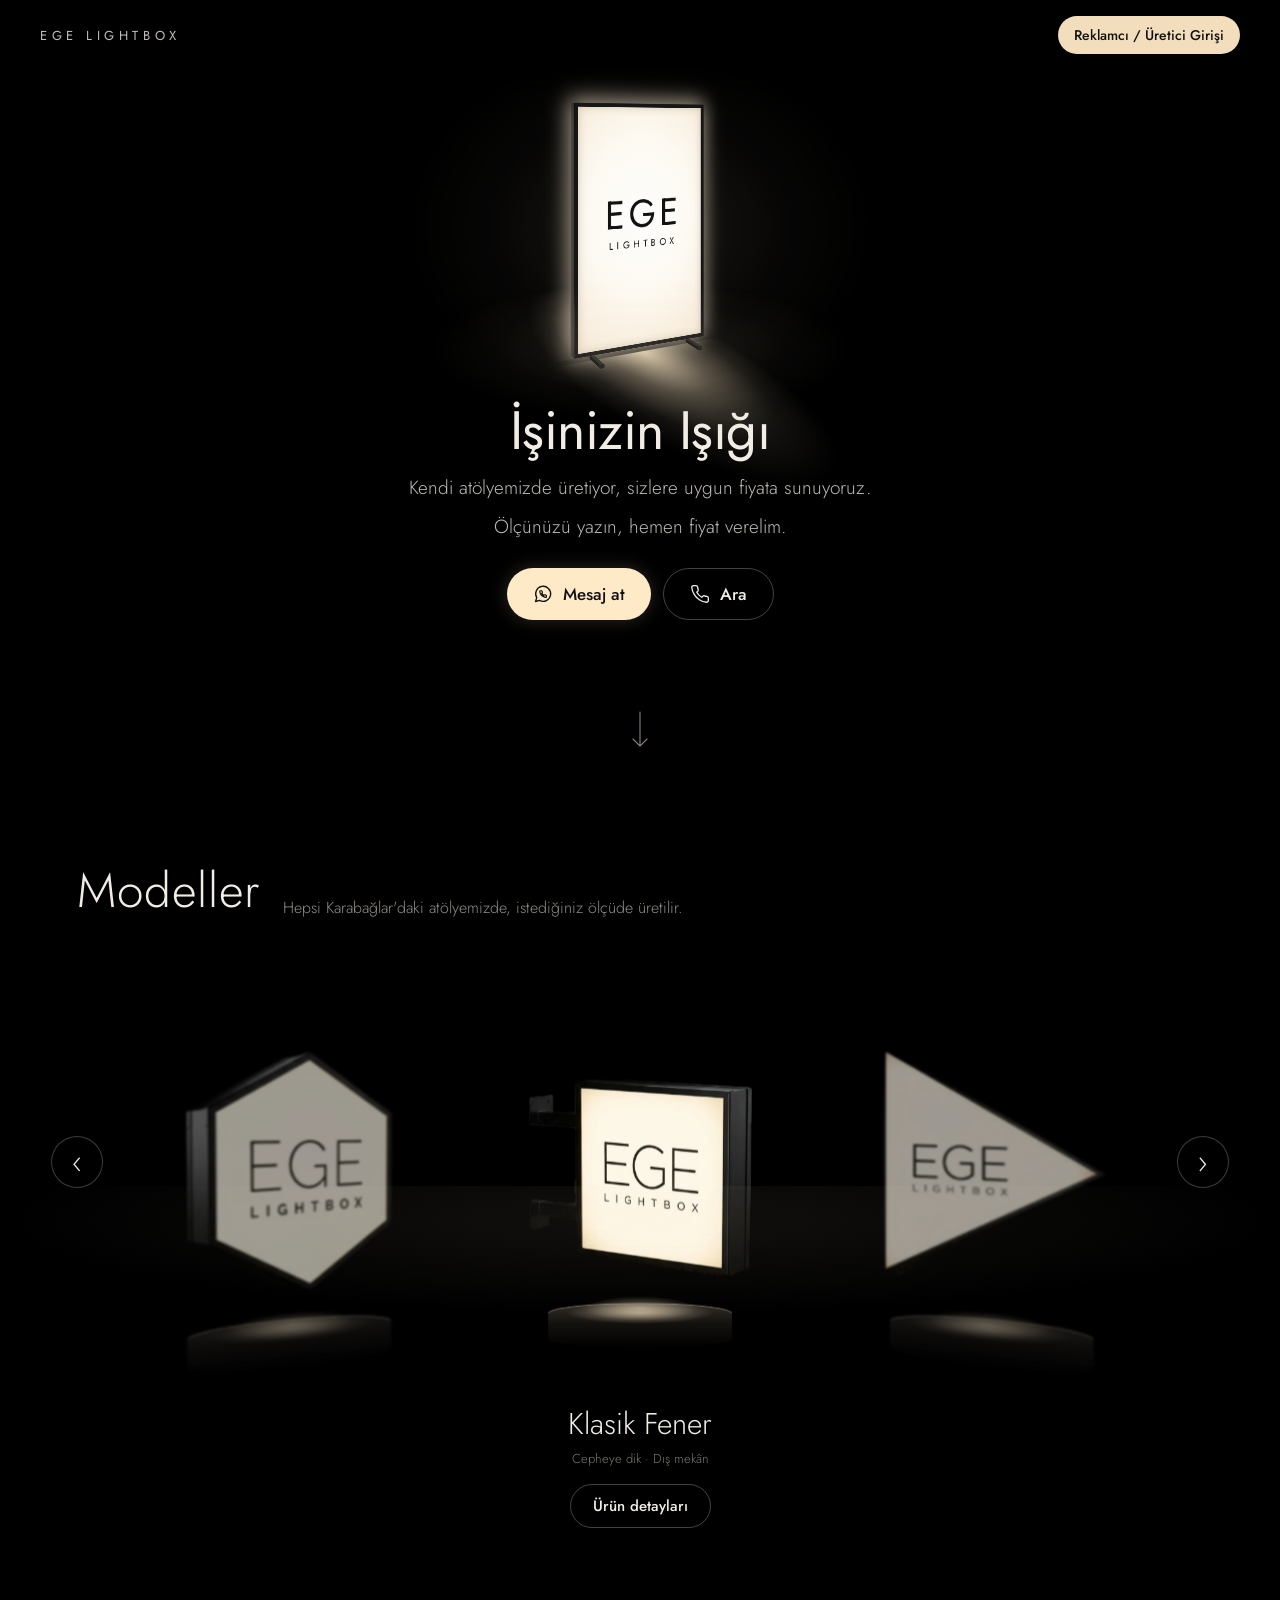
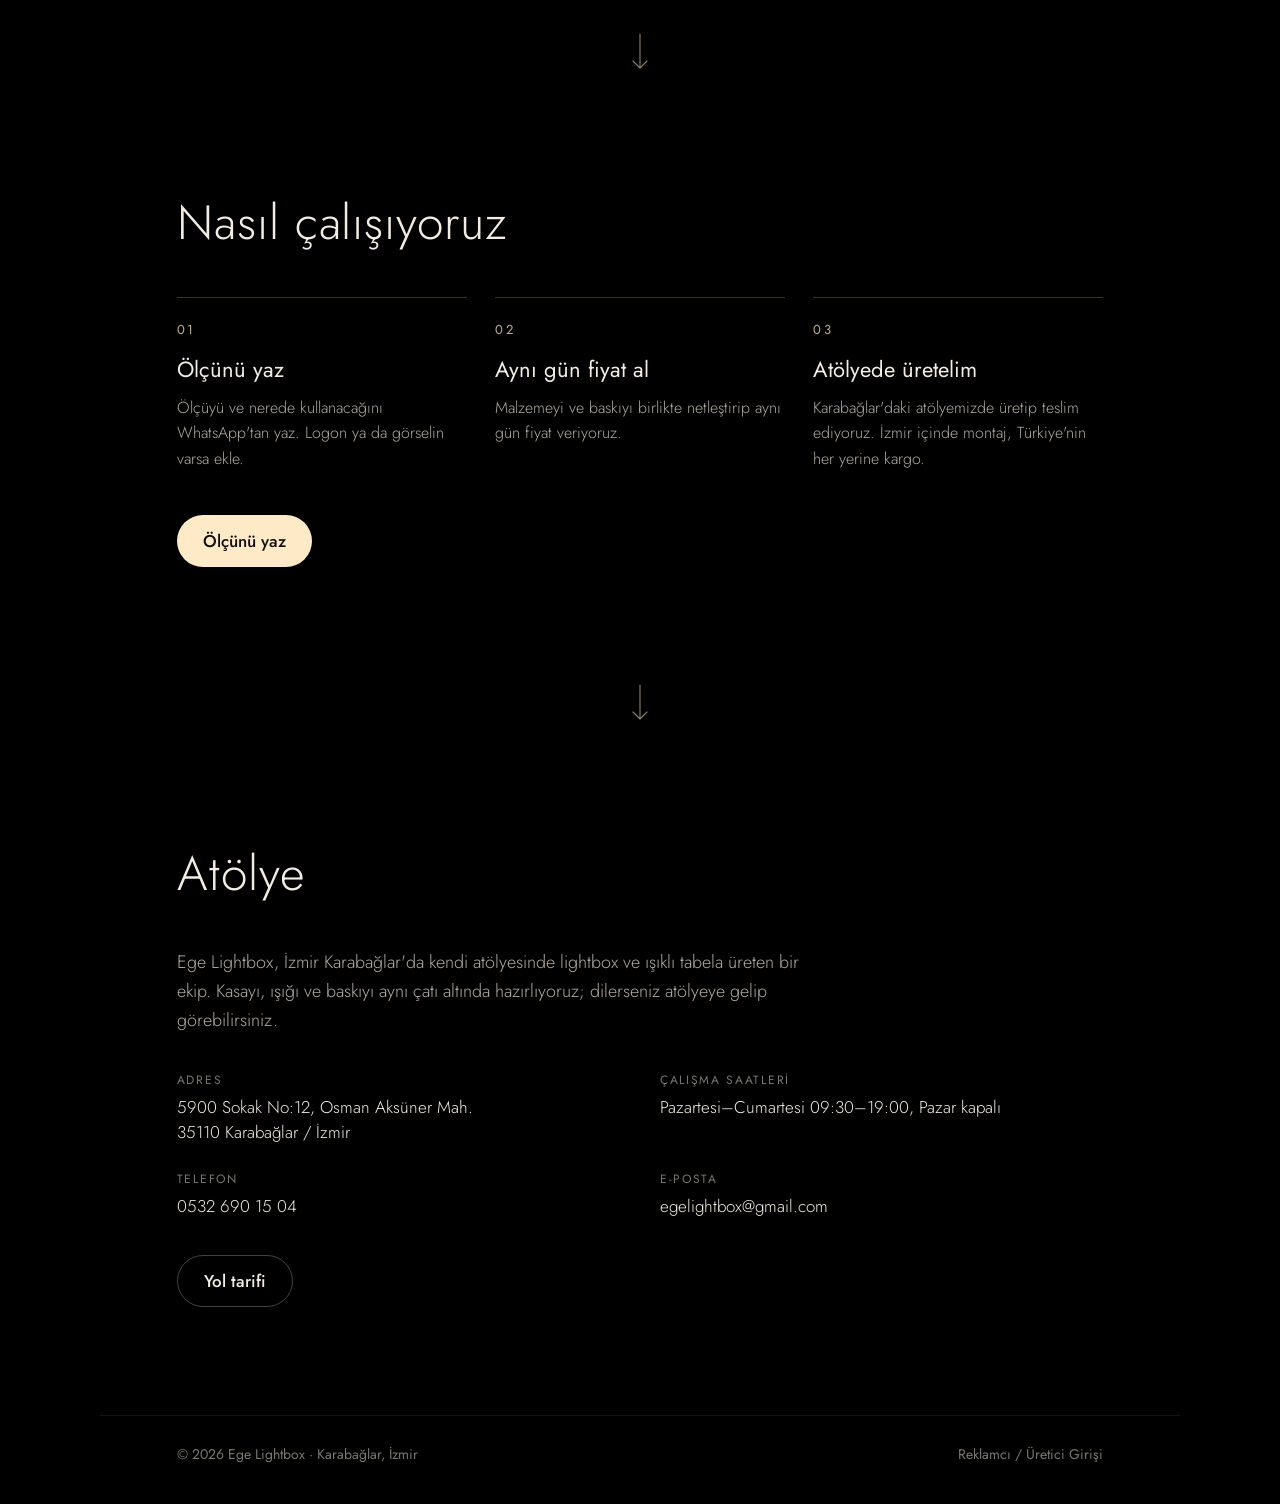
<file: ucgen-fener-tabela/index.html>
<!doctype html>
<html lang="tr">
  <head>
    <meta charset="UTF-8" />
    <meta name="viewport" content="width=device-width, initial-scale=1.0" />
    <meta name="theme-color" content="#000000" />
    <title>Üçgen Fener Tabela İzmir | Ege Lightbox</title>
    <meta name="description" content="Özgün üçgen form, farklı açılardan görünür. Karabağlar'daki atölyemizde üretilir, aynı gün fiyat." />
    <link rel="canonical" href="https://egelightbox.com/ucgen-fener-tabela/" />
    <meta property="og:type" content="website" />
    <meta property="og:locale" content="tr_TR" />
    <meta property="og:title" content="Üçgen Fener Tabela İzmir | Ege Lightbox" />
    <meta property="og:description" content="Özgün üçgen form, farklı açılardan görünür. Karabağlar'daki atölyemizde üretilir, aynı gün fiyat." />
    <meta property="og:url" content="https://egelightbox.com/ucgen-fener-tabela/" />
    <meta property="og:image" content="https://egelightbox.com/urunler/ucgen-fener-lightbox-kullanim.webp" />
    <script type="application/ld+json">{"@context":"https://schema.org","@type":"LocalBusiness","name":"Ege Lightbox","url":"https://egelightbox.com","telephone":"+905326901504","email":"egelightbox@gmail.com","image":"https://egelightbox.com/urunler/standart-duvar-lightbox-kullanim.webp","address":{"@type":"PostalAddress","streetAddress":"5900 Sokak No:12, Osman Aksüner Mah.","postalCode":"35110","addressLocality":"Karabağlar","addressRegion":"İzmir","addressCountry":"TR"},"areaServed":"İzmir","openingHoursSpecification":[{"@type":"OpeningHoursSpecification","dayOfWeek":["Monday","Tuesday","Wednesday","Thursday","Friday","Saturday"],"opens":"09:30","closes":"19:00"}]}</script>
    <script type="application/ld+json">{"@context":"https://schema.org","@type":"Product","name":"Üçgen Fener","description":"Özgün üçgen form, farklı açılardan görünür.","image":"https://egelightbox.com/urunler/ucgen-fener-lightbox-kullanim.webp","brand":{"@type":"Brand","name":"Ege Lightbox"}}</script>
    <link rel="preconnect" href="https://fonts.googleapis.com" />
    <link rel="preconnect" href="https://fonts.gstatic.com" crossorigin />
    <link href="https://fonts.googleapis.com/css2?family=Jost:wght@300;400;500&display=swap" rel="stylesheet" />
    <style>html,body{background:#000;margin:0}</style>
    <!-- Google etiketi (Ads ölçümü). Bilgisayarda, ağ içinde ya da geçici deneme linkinde yüklenmez, sayım kirlenmesin -->
    <script>
      window.dataLayer = window.dataLayer || [];
      function gtag(){dataLayer.push(arguments);}
      if (!/^(localhost|127\.|192\.168\.|10\.)/.test(location.hostname) && !/(trycloudflare\.com|pages\.dev|github\.io)$/.test(location.hostname)) {
        var g = document.createElement('script');
        g.async = true;
        g.src = 'https://www.googletagmanager.com/gtag/js?id=AW-18545271923';
        document.head.appendChild(g);
        gtag('js', new Date());
        gtag('config', 'AW-18545271923');
        // Microsoft Clarity: ziyaretçi kayıtları ve ısı haritası (proje: Ege Lightbox)
        (function(c,l,a,r,i,t,y){c[a]=c[a]||function(){(c[a].q=c[a].q||[]).push(arguments)};
        t=l.createElement(r);t.async=1;t.src="https://www.clarity.ms/tag/"+i;
        y=l.getElementsByTagName(r)[0];y.parentNode.insertBefore(t,y);})(window,document,"clarity","script","z84t2651er");
      } else { window.gtag = undefined; }
    </script>
    <script type="module" crossorigin src="/assets/index-DtxNnN1X.js"></script>
    <link rel="stylesheet" crossorigin href="/assets/index-xO9GNj7Z.css">
  </head>
  <body>
    <div id="root"><link rel="preload" as="image" href="/urunler/ucgen-fener-lightbox-kullanim.webp"/><main class=" sayfa-u"><header class="top"><a class="brand" href="/">EGE LIGHTBOX</a><a class="cta-small" href="#reklamci">Reklamcı / Üretici Girişi</a></header><section class="hero"><div class="sticky"><div class="stage"><div class="halo"></div><div class="crack"></div><div class="scene"><div class="box"><div class="spill s-front"></div><div class="spill s-back"></div><div class="bloom b-front"></div><div class="bloom b-back"></div><div class="face front"><div class="lit"></div><div class="logo"><span class="ege">EGE</span><span class="lb">LIGHTBOX</span></div></div><div class="face back"><div class="lit"></div><div class="logo"><span class="ege">EGE</span><span class="lb">LIGHTBOX</span></div></div><div class="side left"></div><div class="side right"></div><div class="cap"></div><div class="foot f1"><i class="ft"></i><i class="fs fs1"></i><i class="fs fs2"></i><i class="fe fe1"></i><i class="fe fe2"></i></div><div class="foot f2"><i class="ft"></i><i class="fs fs1"></i><i class="fs fs2"></i><i class="fe fe1"></i><i class="fe fe2"></i></div></div></div><div class="pool"></div></div><div class="message"><h1>İşinizin Işığı</h1><p>Kendi atölyemizde üretiyor, sizlere uygun fiyata sunuyoruz.<span class="ara"></span>Ölçünüzü yazın, hemen fiyat verelim.</p><div class="actions"><a class="cta" href="https://wa.me/905528839446?text=Merhaba%2C%20lightbox%20i%C3%A7in%20fiyat%20almak%20istiyorum." aria-label="WhatsApp&#x27;tan mesaj at"><svg viewBox="0 0 24 24" fill="none" stroke="currentColor" stroke-width="1.6" stroke-linecap="round" stroke-linejoin="round" aria-hidden="true"><path d="M3 21l1.5-4.6A9 9 0 1 1 7.8 19.6z"></path><path d="M22 16.92v3a2 2 0 0 1-2.18 2 19.79 19.79 0 0 1-8.63-3.07 19.5 19.5 0 0 1-6-6 19.79 19.79 0 0 1-3.07-8.67A2 2 0 0 1 4.11 2h3a2 2 0 0 1 2 1.72 12.84 12.84 0 0 0 .7 2.81 2 2 0 0 1-.45 2.11L8.09 9.91a16 16 0 0 0 6 6l1.27-1.27a2 2 0 0 1 2.11-.45 12.84 12.84 0 0 0 2.81.7A2 2 0 0 1 22 16.92z" transform="translate(7.3 7.3) scale(0.4)" stroke-width="3.6"></path></svg>Mesaj at</a><a class="ghost" href="tel:05326901504" aria-label="Ara: 0532 690 15 04"><svg viewBox="0 0 24 24" fill="none" stroke="currentColor" stroke-width="1.6" stroke-linecap="round" stroke-linejoin="round" aria-hidden="true"><path d="M22 16.92v3a2 2 0 0 1-2.18 2 19.79 19.79 0 0 1-8.63-3.07 19.5 19.5 0 0 1-6-6 19.79 19.79 0 0 1-3.07-8.67A2 2 0 0 1 4.11 2h3a2 2 0 0 1 2 1.72 12.84 12.84 0 0 0 .7 2.81 2 2 0 0 1-.45 2.11L8.09 9.91a16 16 0 0 0 6 6l1.27-1.27a2 2 0 0 1 2.11-.45 12.84 12.84 0 0 0 2.81.7A2 2 0 0 1 22 16.92z"></path></svg>Ara</a></div></div><a class="asagi a-hero" href="#modeller" aria-label="Aşağı in"><svg viewBox="0 0 24 40" aria-hidden="true"><path d="M12 2v34M5 29l7 7 7-7"></path></svg></a></div></section><section class="urunler acik" id="modeller"><div class="u-bas"><h2>Modeller</h2><p>Hepsi Karabağlar&#x27;daki atölyemizde, istediğiniz ölçüde üretilir.</p></div><div class="u-sahne"><div class="u-zemin"></div><button class="aday" style="--a:4.000;--s:-0.951;--c:0.691;--d:-72.0;--gec:0.0s;--g:0.000;z-index:2" aria-label="Duvar Lightbox" tabindex="-1"><span class="suzul"><img src="/urunler/standart-duvar-lightbox-kesik.webp" alt="Duvar Lightbox lightbox" loading="lazy" decoding="async" draggable="false"/></span><span class="isik"></span><span class="kaide"></span></button><button class="aday" style="--a:3.000;--s:-0.951;--c:0.691;--d:-72.0;--gec:-0.7s;--g:0.000;z-index:4" aria-label="Çift Taraflı Ayaklı" tabindex="-1"><span class="suzul"><img src="/urunler/cift-tarafli-tasinabilir-lightbox-kesik.webp" alt="Çift Taraflı Ayaklı lightbox" loading="lazy" decoding="async" draggable="false"/></span><span class="isik"></span><span class="kaide"></span></button><button class="aday" style="--a:2.000;--s:-0.951;--c:0.691;--d:-72.0;--gec:-1.4s;--g:0.000;z-index:6" aria-label="Altıgen Fener" tabindex="-1"><span class="suzul"><img src="/urunler/altigen-fener-tabela-lightbox-kesik.webp" alt="Altıgen Fener lightbox" loading="lazy" decoding="async" draggable="false"/></span><span class="isik"></span><span class="kaide"></span></button><button class="aday" style="--a:1.000;--s:-0.643;--c:0.234;--d:-40.0;--gec:-2.1s;--g:0.750;z-index:8" aria-label="Klasik Fener" tabindex="-1"><span class="suzul"><img src="/urunler/fener-lightbox-tabela-kesik.webp" alt="Klasik Fener lightbox" loading="lazy" decoding="async" draggable="false"/></span><span class="isik"></span><span class="kaide"></span></button><button class="aday on" style="--a:0.000;--s:0.000;--c:0.000;--d:0.0;--gec:-2.8s;--g:1.000;z-index:10" aria-label="Üçgen Fener detayını aç" tabindex="0"><span class="suzul"><img src="/urunler/ucgen-fener-lightbox-kesik.webp" alt="Üçgen Fener lightbox" loading="lazy" decoding="async" draggable="false"/></span><span class="isik"></span><span class="kaide"></span></button><button class="aday" style="--a:1.000;--s:0.643;--c:0.234;--d:40.0;--gec:-3.5s;--g:0.750;z-index:8" aria-label="Altıgen Duvar" tabindex="-1"><span class="suzul"><img src="/urunler/altigen-duvar-lightbox-kesik.webp" alt="Altıgen Duvar lightbox" loading="lazy" decoding="async" draggable="false"/></span><span class="isik"></span><span class="kaide"></span></button><button class="aday" style="--a:2.000;--s:0.951;--c:0.691;--d:72.0;--gec:-4.2s;--g:0.000;z-index:6" aria-label="Küp Lightbox" tabindex="-1"><span class="suzul"><img src="/urunler/kup-masaustu-lightbox-kesik.webp" alt="Küp Lightbox lightbox" loading="lazy" decoding="async" draggable="false"/></span><span class="isik"></span><span class="kaide"></span></button><button class="u-ok sol" aria-label="Önceki model">‹</button><button class="u-ok sag" aria-label="Sonraki model">›</button></div><button class="u-ad" aria-live="polite" aria-label="Üçgen Fener detayını aç"><span class="u-ad-ad">Üçgen Fener</span><span class="u-ad-et">Köşe dükkânlar için</span><span class="u-ad-dugme">Ürün detayları</span></button><div class="u-bilgi" aria-hidden="false"><div class="d-ic"><button class="d-geri" aria-label="Kapat"><span class="d-geri-yazi">‹ Tüm modeller</span><span class="d-x" aria-hidden="true">×</span></button><span class="d-etiket">Köşe dükkânlar için</span><h3>Üçgen Fener</h3><p>Özgün üçgen form, farklı açılardan görünür.</p><span class="d-baslik">Kullanımda</span><div class="d-gorsel"><img src="/urunler/ucgen-fener-lightbox-kullanim.webp" alt="Üçgen Fener kullanım örneği"/></div><div class="d-kucuk"><button class="on" aria-label="Görsel"><img src="/urunler/ucgen-fener-lightbox-kullanim.webp" alt="" loading="lazy"/></button><button class="" aria-label="Görsel"><img src="/urunler/ucgen-fener-lightbox.webp" alt="" loading="lazy"/></button><button class="" aria-label="Görsel"><img src="/urunler/ucgen-fener-lightbox-d1.webp" alt="" loading="lazy"/></button></div><ul><li>Özgün form</li><li>UV baskı</li><li>Dış mekân LED</li></ul><dl><div><dt>40x40</dt><dd>3.990 TL<!-- --> <small>+ KDV</small></dd></div><div><dt>60x60</dt><dd>4.990 TL<!-- --> <small>+ KDV</small></dd></div></dl><a class="cta" href="https://wa.me/905528839446?text=Merhaba%2C%20%C3%9C%C3%A7gen%20Fener%20i%C3%A7in%20fiyat%20almak%20istiyorum.%20%C3%96l%C3%A7%C3%BC%3A%20">Bu model için fiyat al</a></div></div></section><a class="asagi " href="#nasil" aria-label="Aşağı in"><svg viewBox="0 0 24 40" aria-hidden="true"><path d="M12 2v34M5 29l7 7 7-7"></path></svg></a><section class="bolum nasil" id="nasil"><h2>Nasıl çalışıyoruz</h2><ol class="adimlar"><li><span class="adim-no">01</span><h3>Ölçünü yaz</h3><p>Ölçüyü ve nerede kullanacağını WhatsApp&#x27;tan yaz. Logon ya da görselin varsa ekle.</p></li><li><span class="adim-no">02</span><h3>Aynı gün fiyat al</h3><p>Malzemeyi ve baskıyı birlikte netleştirip aynı gün fiyat veriyoruz.</p></li><li><span class="adim-no">03</span><h3>Atölyede üretelim</h3><p>Karabağlar&#x27;daki atölyemizde üretip teslim ediyoruz. İzmir içinde montaj, Türkiye&#x27;nin her yerine kargo.</p></li></ol><a class="cta" href="https://wa.me/905528839446?text=Merhaba%2C%20lightbox%20i%C3%A7in%20fiyat%20almak%20istiyorum.%20%C3%96l%C3%A7%C3%BC%3A%20">Ölçünü yaz</a></section><a class="asagi " href="#atolye" aria-label="Aşağı in"><svg viewBox="0 0 24 40" aria-hidden="true"><path d="M12 2v34M5 29l7 7 7-7"></path></svg></a><section class="bolum atolye" id="atolye"><h2>Atölye</h2><p class="atolye-giris">Ege Lightbox, İzmir Karabağlar&#x27;da kendi atölyesinde lightbox ve ışıklı tabela üreten bir ekip. Kasayı, ışığı ve baskıyı aynı çatı altında hazırlıyoruz; dilerseniz atölyeye gelip görebilirsiniz.</p><dl class="atolye-bilgi"><div><dt>Adres</dt><dd>5900 Sokak No:12, Osman Aksüner Mah.<br/>35110<!-- --> <!-- -->Karabağlar<!-- --> / <!-- -->İzmir</dd></div><div><dt>Çalışma saatleri</dt><dd>Pazartesi–Cumartesi 09:30–19:00, Pazar kapalı</dd></div><div><dt>Telefon</dt><dd><a href="tel:+905326901504">0532 690 15 04</a></dd></div><div><dt>E-posta</dt><dd><a href="mailto:egelightbox@gmail.com">egelightbox@gmail.com</a></dd></div></dl><div class="actions atolye-dugme"><a class="ghost" href="https://www.google.com/maps/dir/?api=1&amp;destination=Ege%20Lightbox&amp;destination_place_id=ChIJARxQHS3fuxQRR_nK7dGKqWg" target="_blank" rel="noopener">Yol tarifi</a></div></section><footer class="alt"><span>© <!-- -->2026<!-- --> Ege Lightbox · Karabağlar, İzmir</span><a href="#reklamci">Reklamcı / Üretici Girişi</a></footer></main></div>
  </body>
</html>
</file>
<file: assets/index-xO9GNj7Z.css>
:root{--w: clamp(150px, 26vmin, 230px);--h: calc(var(--w) * 1.72);--d: calc(var(--w) * .075);--fh: calc(var(--w) * .028);--ft: calc(var(--w) * .032);--fl: calc(var(--w) * .4);--cy: 46%;--warm: 255, 234, 200;--t-load: .2s;--t-on: 1s;--t-turn: 1.35s;--t-yukari: 2.55s;--yk-s: .62;--yk-ust: 104px;--yk-y: calc(var(--yk-ust) - var(--cy-vh) + var(--h) * var(--yk-s) / 2);--u-ust: min(12vh, 80px);--mesaj-pay: 312px;--gozat: calc(var(--u-ust) + 44px);--hero-min: calc(var(--yk-ust) + var(--h) * var(--yk-s) + var(--mesaj-ara) + var(--mesaj-pay));--mesaj-ara: 52px;--hero-h: max(calc(100svh - var(--gozat)), var(--hero-min));--cy-vh: calc(var(--hero-h) * .46);color-scheme:dark}*{box-sizing:border-box}html,body{margin:0;background:#000;color:#f2ede4;font-family:Jost,system-ui,sans-serif;-webkit-font-smoothing:antialiased}a{color:inherit;text-decoration:none}.top{position:fixed;inset:0 0 auto 0;z-index:10;display:flex;justify-content:space-between;align-items:center;padding:16px clamp(16px,4vw,40px) 26px;background:linear-gradient(180deg,#000 0%,#000 72%,transparent 100%);pointer-events:none;opacity:0}.top>*{pointer-events:auto}.go .top{animation:fade .7s ease 2.4s forwards}.brand{font-size:13px;letter-spacing:.35em;font-weight:400;color:#f2ede4cc}.cta-small{font-size:14px;font-weight:500;padding:9px 16px;border-radius:999px;background:rgba(var(--warm),.95);color:#111}.hero{position:relative}.sticky{position:sticky;top:0;height:var(--hero-h);overflow:hidden}.stage{position:absolute;top:0;right:0;bottom:0;left:0;transform-origin:50% var(--cy)}.go .stage{animation:yukari .9s cubic-bezier(.65,0,.25,1) var(--t-yukari) forwards}@keyframes yukari{to{transform:translate3d(0,var(--yk-y),0) scale(var(--yk-s))}}.scene{position:absolute;left:50%;top:calc(var(--cy) - var(--h) / 2);width:var(--w);height:var(--h);margin-left:calc(var(--w) / -2);perspective:1000px;perspective-origin:50% 8%}.box{position:relative;width:100%;height:100%;transform-style:preserve-3d;transform:rotateY(88.3deg)}.go .box{animation:turn 1.6s cubic-bezier(.45,.05,.2,1) var(--t-turn) forwards}@keyframes turn{0%{transform:rotateY(88.3deg)}to{transform:rotateY(26deg)}}.box>*{position:absolute}.face{top:0;left:0;width:100%;height:calc(100% - var(--fh));backface-visibility:hidden;-webkit-backface-visibility:hidden;background:#0d0d0d;border:calc(var(--w) * .03) solid #161616;box-shadow:inset 0 0 0 1px #ffffff12;overflow:hidden}.front{transform:translateZ(calc(var(--d) / 2))}.back{transform:rotateY(180deg) translateZ(calc(var(--d) / 2))}.lit{position:absolute;top:0;right:0;bottom:0;left:0;opacity:0;background:radial-gradient(ellipse 95% 75% at 50% 46%,#fff,#fffbf3 45%,#f6e8d2);box-shadow:inset 0 0 calc(var(--w) * .06) #462d0a38}.lit:after{content:"";position:absolute;top:0;right:0;bottom:0;left:0;opacity:.06;background-image:url("data:image/svg+xml,%3Csvg xmlns='http://www.w3.org/2000/svg' width='120' height='120'%3E%3Cfilter id='n'%3E%3CfeTurbulence type='fractalNoise' baseFrequency='.9' numOctaves='2'/%3E%3C/filter%3E%3Crect width='120' height='120' filter='url(%23n)'/%3E%3C/svg%3E")}.logo{position:absolute;top:0;right:0;bottom:0;left:0;display:flex;flex-direction:column;align-items:center;justify-content:center;padding-bottom:6%;color:#121212;line-height:1}.ege{font-size:calc(var(--w) * .27);font-weight:400;letter-spacing:.12em;margin-right:-.12em}.lb{margin-top:calc(var(--w) * .04);font-size:calc(var(--w) * .068);font-weight:400;letter-spacing:.42em;margin-right:-.42em}.side{top:0;left:calc(50% - var(--d) / 2);width:var(--d);height:calc(100% - var(--fh));backface-visibility:hidden;-webkit-backface-visibility:hidden;background:linear-gradient(90deg,#050505,#232323 40%,#121212 60%,#040404)}.left{transform:rotateY(-90deg) translateZ(calc(var(--w) / 2))}.right{transform:rotateY(90deg) translateZ(calc(var(--w) / 2))}.cap{top:0;left:0;width:100%;height:var(--d);transform-origin:top;transform:translateZ(calc(var(--d) / -2)) rotateX(90deg);backface-visibility:hidden;-webkit-backface-visibility:hidden;background:linear-gradient(180deg,#1c1c1c,#2e2e2e 50%,#1a1a1a)}.face,.side,.cap,.foot i{opacity:0}.go .face{animation:on .35s ease-out var(--t-on) forwards}.go .side,.go .cap,.go .foot i{animation:on 1.2s ease var(--t-on) forwards}.crack{position:absolute;left:50%;top:calc(var(--cy) - var(--h) / 2);width:1px;height:calc(var(--h) - var(--fh));margin-left:calc(var(--d) / 2 - .5px);background:linear-gradient(180deg,transparent,rgb(255,246,230) 12%,#fff 50%,rgb(255,246,230) 88%,transparent);box-shadow:0 0 6px rgba(var(--warm),.9),0 0 18px rgba(var(--warm),.35);transform:scaleY(0);pointer-events:none}.go .crack{animation:load .75s cubic-bezier(.55,0,.75,.9) var(--t-load) forwards,fade-out .35s ease var(--t-on) forwards}.foot{bottom:0;width:0;height:0;transform-style:preserve-3d}.f1{left:calc(var(--w) * .13)}.f2{left:calc(var(--w) * .87)}.foot i{position:absolute;display:block;backface-visibility:hidden;-webkit-backface-visibility:hidden}.ft{width:var(--ft);height:var(--fl);left:calc(var(--ft) / -2);top:calc(var(--fl) / -2);transform:translateY(calc(var(--fh) * -1)) rotateX(90deg);background:#2b2824}.fs{width:var(--fl);height:var(--fh);left:calc(var(--fl) / -2);top:calc(var(--fh) * -1);background:#121212}.fs1{transform:rotateY(90deg) translateZ(calc(var(--ft) / 2))}.fs2{transform:rotateY(-90deg) translateZ(calc(var(--ft) / 2))}.fe{width:var(--ft);height:var(--fh);left:calc(var(--ft) / -2);top:calc(var(--fh) * -1);background:#1a1a1a}.fe1{transform:translateZ(calc(var(--fl) / 2))}.fe2{transform:rotateY(180deg) translateZ(calc(var(--fl) / 2))}.spill{top:100%;left:calc(50% - var(--w) * .75);width:calc(var(--w) * 1.5);height:calc(var(--w) * 2.2);transform-origin:top center;background:radial-gradient(ellipse 52% 100% at 50% 0%,rgba(var(--warm),.8),rgba(var(--warm),.3) 34%,rgba(var(--warm),.08) 60%,transparent 80%);opacity:0;pointer-events:none}.s-front{transform:translateZ(calc(var(--d) / 2)) rotateX(90deg)}.s-back{transform:rotateY(180deg) translateZ(calc(var(--d) / 2)) rotateX(90deg)}.bloom{left:0;top:0;width:100%;height:calc(100% - var(--fh));box-shadow:0 0 calc(var(--w) * .14) calc(var(--w) * .02) #ffeed261;opacity:0;pointer-events:none}.b-front{transform:translateZ(calc(var(--d) / 2 - 1px))}.b-back{transform:rotateY(180deg) translateZ(calc(var(--d) / 2 - 1px))}.go .lit,.go .spill{animation:on .14s ease-out var(--t-on) forwards}.go .bloom{animation:on 1.2s ease calc(var(--t-on) + .15s) forwards}.halo,.pool{position:absolute;left:50%;opacity:0;pointer-events:none;will-change:transform,opacity}.halo{top:var(--cy);width:min(130vw,1200px);height:calc(var(--h) * 1.7);background:radial-gradient(ellipse at center,rgba(var(--warm),.13),rgba(var(--warm),.035) 38%,transparent 66%);transform:translate(-50%,-50%) scaleX(.15)}.pool{top:calc(var(--cy) + var(--h) / 2);width:min(120vw,1000px);height:calc(var(--h) * .6);background:radial-gradient(ellipse at center,rgba(var(--warm),.14),rgba(var(--warm),.04) 45%,transparent 70%);transform:translate(-50%,-50%) scaleX(.15)}.go .halo,.go .pool{animation:spill 2.6s cubic-bezier(.2,.8,.2,1) var(--t-on) forwards}.message{position:absolute;left:50%;top:calc(var(--yk-ust) + var(--h) * var(--yk-s) + var(--mesaj-ara));width:min(92vw,560px);margin-left:max(-46vw,-280px);text-align:center}.message p{text-wrap:balance}.message p .ara{display:block;height:.6em}.message h1,.message p{opacity:0}.go .message h1{animation:gel .7s cubic-bezier(.16,1,.3,1) calc(var(--t-yukari) + .45s) forwards}.go .message p{animation:gel .7s cubic-bezier(.16,1,.3,1) calc(var(--t-yukari) + .6s) forwards}.message .actions a{opacity:0}.go .message .actions .cta{animation:yan .8s ease-out calc(var(--t-yukari) + .95s) forwards}.go .message .actions .ghost{animation:on .5s ease calc(var(--t-yukari) + 1.15s) forwards}@keyframes gel{0%{opacity:0;transform:translate3d(0,14px,0)}to{opacity:1;transform:none}}@keyframes yan{0%{opacity:0;box-shadow:none}12%{opacity:.85}20%{opacity:.25}34%{opacity:1;box-shadow:0 0 34px rgba(var(--warm),.55)}to{opacity:1;box-shadow:0 0 18px rgba(var(--warm),.18)}}.message h1{margin:0 0 14px;font-size:clamp(30px,6vw,54px);font-weight:400;letter-spacing:-.01em;line-height:1.08}.message p{margin:0 auto 26px;max-width:30em;font-size:clamp(16px,2.2vw,19px);font-weight:300;line-height:1.5;color:#f2ede4c7}.actions{display:flex;gap:12px;justify-content:center;flex-wrap:wrap}.cta,.ghost{display:inline-flex;align-items:center;min-height:52px;padding:0 26px;border-radius:999px;font-size:17px;font-weight:500}.cta{background:rgb(var(--warm));color:#111}.ghost{border:1px solid rgba(242,237,228,.28)}.cta svg,.ghost svg{width:20px;height:20px;margin-right:10px;flex:none}.asagi{display:block;width:44px;height:56px;margin:0 auto;padding:8px 10px;color:rgba(var(--warm),.55);transition:color .3s}.asagi:hover{color:rgb(var(--warm))}.asagi svg{display:block;width:100%;height:100%;fill:none;stroke:currentColor;stroke-width:1.1;stroke-linecap:round;stroke-linejoin:round;animation:in-in 2.4s ease-in-out infinite}@keyframes in-in{0%,to{transform:translateY(-3px)}50%{transform:translateY(4px)}}.a-hero{position:absolute;left:50%;bottom:18px;margin-left:-22px;opacity:0}.go .a-hero{animation:on .8s ease calc(var(--t-yukari) + 1.4s) forwards}main:where(:not(.sayfa-u)) .u-bas{opacity:0}main.go:where(:not(.sayfa-u)) .u-bas{animation:on .8s ease calc(var(--t-yukari) + 1.2s) forwards}.urunler{--kw: clamp(150px, min(21vw, 30vh), 290px);--yc: clamp(190px, 30vw, 440px);position:relative;overflow:hidden;padding:var(--u-ust) 0 10vh;background:#000}.u-bas{display:flex;flex-wrap:wrap;align-items:flex-end;gap:8px 24px;padding:0 max(16px,6vw)}.u-bas h2{margin:0;font-size:clamp(30px,5vw,48px);font-weight:300;letter-spacing:.02em}.u-bas p{margin:0 0 6px;flex:1 1 260px;color:#f2ede499;font-weight:300}.u-sahne{position:relative;height:calc(var(--kw) * 1.55);margin-top:4vh;perspective:1100px;perspective-origin:50% 20%;transform-style:preserve-3d;touch-action:pan-y;overscroll-behavior-x:contain;user-select:none;-webkit-user-select:none;cursor:grab;transition:height .7s cubic-bezier(.2,.8,.2,1)}.u-zemin{position:absolute;left:-10%;right:-10%;bottom:0;height:46%;background:radial-gradient(60% 70% at 50% 18%,rgba(var(--warm),.07),transparent 70%);opacity:0;transition:opacity 1.4s ease .2s}.in .u-zemin{opacity:1}.aday{position:absolute;left:50%;bottom:6%;width:var(--kw);margin-left:calc(var(--kw) / -2);padding:0;border:0;background:none;cursor:pointer;transform-origin:50% 100%;transform:translate3d(calc(var(--s) * var(--yc) * var(--ac, 1.4)),0,calc(var(--c) * var(--yc) * var(--zc, .75) - 60px)) rotateY(calc(var(--d) * -.55deg));filter:blur(calc(var(--a) * 1.3px)) brightness(calc(1 - var(--a) * .17));opacity:0;transition:transform .8s cubic-bezier(.2,.8,.2,1),filter .8s ease,opacity .8s ease}.in .aday{opacity:var(--g)}.in:not(.oturdu) .aday{transition-delay:calc(var(--a) * .09s)}.kayiyor .aday{transition:none}.kayiyor .u-sahne{cursor:grabbing}.aday .suzul{position:relative;z-index:1;display:block;padding:0 6% 24%;animation:suzul 4.6s ease-in-out var(--gec) infinite}.aday img{display:block;width:100%;aspect-ratio:1;object-fit:contain;object-position:50% 100%;pointer-events:none;transition:transform .5s cubic-bezier(.2,.8,.2,1)}@media(hover:hover){.aday:hover img{transform:translate3d(0,-10px,0)}}.isik{position:absolute;z-index:1;left:18%;right:18%;bottom:4%;height:12%;border-radius:50%;background:radial-gradient(50% 50% at 50% 50%,rgba(var(--warm),.45),transparent 70%);animation:isik 4.6s ease-in-out var(--gec, 0s) infinite;pointer-events:none}.aday:focus-visible{outline:none}.aday:focus-visible .kaide{box-shadow:0 0 0 2px rgb(var(--warm))}.kaide{position:absolute;left:14%;right:14%;bottom:-4%;height:16%;border-radius:50%/22%;background:radial-gradient(50% 30% at 50% 22%,rgba(var(--warm),.3),transparent 80%),linear-gradient(180deg,#2a2621,#12100e 45%,#000);box-shadow:inset 0 1px rgba(var(--warm),.35)}.aday.on .kaide{background:radial-gradient(50% 30% at 50% 22%,rgba(var(--warm),.55),transparent 80%),linear-gradient(180deg,#34302a,#14120f 45%,#000)}.u-ok{position:absolute;top:42%;z-index:20;width:52px;height:52px;border-radius:50%;border:1px solid rgba(242,237,228,.25);background:#00000073;color:#f2ede4;font:300 30px/1 Jost,sans-serif;cursor:pointer;transition:background .25s,border-color .25s,opacity .5s,transform .25s}.u-ok:hover{background:#f2ede41a;border-color:#f2ede48c}.u-ok:active{transform:scale(.94)}.u-ok:disabled{opacity:.2;pointer-events:none}.u-ok.sol{left:max(12px,4vw)}.u-ok.sag{right:max(12px,4vw)}.u-ad{display:flex;flex-direction:column;align-items:center;gap:4px;margin:18px auto 0;padding:6px 16px;border:0;background:none;color:inherit;font:inherit;text-align:center;cursor:pointer;transition:opacity .4s ease}.u-ad-ad{font-size:clamp(22px,3vw,30px);font-weight:300;transition:color .3s}.u-ad-et{font-size:13px;color:#f2ede480;font-weight:300}.u-ad:hover .u-ad-ad,.u-sahne:has(.aday.on:hover)+.u-ad .u-ad-ad{color:rgb(var(--warm))}.aday.on{cursor:pointer}.u-ad-dugme{display:inline-flex;align-items:center;min-height:44px;margin-top:12px;padding:0 22px;border:1px solid rgba(242,237,228,.28);border-radius:999px;font-size:15px;font-weight:500;transition:background .3s,border-color .3s,color .3s}.u-ad:hover .u-ad-dugme,.u-sahne:has(.aday.on:hover)+.u-ad .u-ad-dugme{background:rgb(var(--warm));border-color:rgb(var(--warm));color:#111}.acik .aday:not(.on){opacity:0;pointer-events:none;transform:translate3d(calc(var(--s) * var(--yc) * 2.4),0,0) rotateY(calc(var(--d) * -1deg));transition-delay:0s}.acik .aday.on{transform:translate3d(-14vw,0,0);filter:none;cursor:default}.acik .u-ok,.acik .u-ok:disabled,.acik .u-ad{opacity:0;pointer-events:none}.u-bilgi{display:none}.acik .u-bilgi{display:block}@media(min-width:760px){.acik .u-ad{visibility:hidden}.u-bilgi{position:fixed;right:max(24px,7vw);top:calc(50% + 34px);width:min(400px,36vw);max-height:min(calc(100vh - 128px),760px);transform:translateY(-50%);z-index:20;overflow-y:auto;overscroll-behavior:contain;scrollbar-width:none;border-radius:18px;border:1px solid rgba(242,237,228,.09);background:#141311d1;-webkit-backdrop-filter:blur(20px);backdrop-filter:blur(20px);box-shadow:0 30px 90px #000000a6,0 0 60px rgba(var(--warm),.05);animation:kart .45s cubic-bezier(.16,1,.3,1) both}.u-bilgi::-webkit-scrollbar{display:none}.u-bilgi .d-ic{padding:26px 24px 24px;animation:none}.u-bilgi .d-geri{position:sticky;top:0;float:right;width:34px;height:34px;margin:-10px -8px 0 0;border-radius:50%;background:#f2ede412;font-size:22px;line-height:1;z-index:2}.u-bilgi .d-geri:hover{background:#f2ede424}.u-bilgi .d-geri-yazi{display:none}.u-bilgi .d-ic h3{font-size:26px}.u-bilgi .d-gorsel{aspect-ratio:1.35;border-radius:10px}.u-bilgi .d-kucuk{margin-bottom:16px}.u-bilgi .d-ic ul{display:flex;flex-wrap:wrap;gap:6px;margin-bottom:18px}.u-bilgi .d-ic li{padding:5px 12px;border:1px solid rgba(242,237,228,.1);border-radius:999px;font-size:14px}.u-bilgi .d-ic li:before{display:none}.u-bilgi .d-ic dl{margin-bottom:18px}}@keyframes kart{0%{opacity:0;transform:translateY(-47%) scale(.97)}}.d-x{display:none}@media(min-width:760px){.u-bilgi .d-x{display:inline}}@media(max-width:759px)and (max-height:700px){:root:root{--yk-s: .5;--yk-ust: 88px;--mesaj-ara: 40px}}@media(max-width:759px){:root{--yk-s: .58;--yk-ust: 96px;--u-ust: 40px;--mesaj-pay: 285px}.a-hero{bottom:2px}.urunler{--ac: 1.32;--zc: .1}.u-ok{top:calc(100% + 14px);width:44px;height:44px;font-size:26px}.acik .aday.on{transform:translateZ(-60px)}.acik .u-sahne{height:calc(var(--kw) * 1.25)}.acik .u-ad{display:none}.u-bilgi{padding:0 16px;scroll-margin-top:70px}}.d-ic{position:relative;padding:4px 0 32px;animation:fade-up .6s cubic-bezier(.16,1,.3,1) .15s both}.d-geri{display:block;margin-bottom:18px;padding:0;border:0;background:none;color:#f2ede4a6;font:400 15px Jost,sans-serif;cursor:pointer}.d-geri:hover{color:#f2ede4}.d-baslik{display:block;margin:0 0 10px;font-size:12px;letter-spacing:.14em;text-transform:uppercase;color:#f2ede480}.d-gorsel{aspect-ratio:1.13;border-radius:8px;overflow:hidden;background:#111}.d-gorsel img{width:100%;height:100%;object-fit:cover;display:block}.d-kucuk{display:flex;gap:8px;margin:10px 0 22px}.d-kucuk button{flex:1;aspect-ratio:1.6;padding:0;border:0;border-radius:5px;overflow:hidden;background:#111;cursor:pointer;opacity:.5;transition:opacity .25s}.d-kucuk button.on,.d-kucuk button:hover{opacity:1}.d-kucuk img{width:100%;height:100%;object-fit:cover;display:block}.d-etiket{font-size:12px;letter-spacing:.14em;text-transform:uppercase;color:rgba(var(--warm),.7)}.d-ic h3{margin:6px 0 10px;font-size:30px;font-weight:300}.d-ic p{margin:0 0 22px;color:#f2ede4b8;font-weight:300;line-height:1.55}.d-ic ul{margin:0 0 22px;padding:0;list-style:none}.d-ic li{padding:7px 0 7px 18px;position:relative;font-weight:300;border-top:1px solid rgba(242,237,228,.07)}.d-ic li:before{content:"";position:absolute;left:0;top:50%;width:6px;height:1px;background:rgb(var(--warm))}.d-ic dl{margin:0 0 24px;display:grid;gap:8px}.d-ic dl div{display:flex;justify-content:space-between;align-items:baseline;gap:12px;padding:12px 14px;border-radius:6px;background:#f2ede40a}.d-ic dt{color:#f2ede499;font-weight:300}.d-ic dd{margin:0;font-size:18px}.d-ic dl:has(+.d-not){margin-bottom:10px}.d-not span{display:block}.d-not span+span{margin-top:4px}.d-not{margin:0 0 24px;font-size:13px;font-weight:300;line-height:1.45;color:#f2ede48c}.d-ic dd small{font-size:12px;color:#f2ede480}.d-ic .cta{display:flex;justify-content:center}@keyframes fade-up{0%{opacity:0;transform:translate3d(0,12px,0)}}@keyframes load{to{transform:scaleY(1)}}@keyframes suzul{0%,to{transform:translateZ(0)}50%{transform:translate3d(0,-12px,0)}}@keyframes isik{0%,to{opacity:1;transform:scale(1)}50%{opacity:.6;transform:scale(.88)}}@keyframes on{to{opacity:1}}@keyframes fade{to{opacity:1}}@keyframes fade-out{to{opacity:0}}@keyframes spill{0%{opacity:0;transform:translate(-50%,-50%) scaleX(.15)}5%{opacity:1;transform:translate(-50%,-50%) scaleX(.9)}25%{opacity:1;transform:translate(-50%,-50%) scaleX(1.05)}to{opacity:.85;transform:translate(-50%,-50%) scaleX(.72)}}@media(prefers-reduced-motion:reduce){.aday,.in .aday{opacity:var(--g);transition:none}.aday .suzul,.isik,.d-ic{animation:none}.go .box,.go .lit,.go .spill,.go .bloom,.go .crack,.go .face,.go .side,.go .cap,.go .foot i,.go .halo,.go .pool,.go .top,.go .stage,.go .message *,.go .a-hero,main.go .u-bas,.asagi svg{animation:none}.box{transform:rotateY(26deg)}.lit,.spill,.bloom,.face,.side,.cap,.foot i,.top,.message h1,.message p,.actions a,.a-hero,main .u-bas{opacity:1}.stage{transform:translate3d(0,var(--yk-y),0) scale(var(--yk-s))}.halo,.pool{opacity:.85;transform:translate(-50%,-50%) scaleX(.72)}}[data-an] .go *{animation:none!important}[data-an] .lit,[data-an] .spill,[data-an] .bloom,[data-an] .face,[data-an] .side,[data-an] .cap,[data-an] .foot i,[data-an] .top,[data-an] .u-bas{opacity:1}[data-an=isik] .bloom{opacity:0}[data-an=isik] .box{transform:rotateY(88.3deg)}[data-an] .halo,[data-an] .pool{opacity:1;transform:translate(-50%,-50%) scaleX(1)}[data-an=son] .box{transform:rotateY(26deg)}[data-an=son] .stage{transform:translate3d(0,var(--yk-y),0) scale(var(--yk-s))}[data-an=son] .message h1,[data-an=son] .message p,[data-an=son] .actions a,[data-an=son] .a-hero{opacity:1}[data-an=son] .halo,[data-an=son] .pool{opacity:.85;transform:translate(-50%,-50%) scaleX(.72)}.rk{position:fixed;top:0;right:0;bottom:0;left:0;z-index:50;overflow-y:auto;overscroll-behavior:contain;background:radial-gradient(80% 50% at 50% 0%,rgba(var(--warm),.08),transparent 70%),#050505;color:#f2ede4;animation:fade-up .45s cubic-bezier(.16,1,.3,1) both;outline:none}.rk-kapat{position:fixed;top:14px;right:max(14px,3vw);z-index:2;width:44px;height:44px;border-radius:50%;border:1px solid rgba(242,237,228,.25);background:#00000080;color:#f2ede4;font:300 26px/1 Jost,sans-serif;cursor:pointer}.rk-ic{max-width:560px;margin:0 auto;padding:16vh 20px 10vh}.rk-ust{font-size:12px;letter-spacing:.22em;text-transform:uppercase;color:rgb(var(--warm))}.rk h2{margin:14px 0 16px;font-size:clamp(30px,5vw,46px);font-weight:300;line-height:1.12}.rk-giris{margin:0;font-size:17px;line-height:1.6;font-weight:300;color:#f2ede4bf}.rk-form{display:grid;grid-template-columns:1fr 1fr;gap:16px 14px;margin-top:36px}.rk-form label{display:grid;gap:7px;font-size:13px;color:#f2ede4b3}.rk-form .genis{grid-column:1 / -1}.rk-form input:not([type=checkbox]),.rk-form select,.rk-form textarea{width:100%;min-height:48px;padding:12px 14px;border-radius:10px;border:1px solid rgba(242,237,228,.18);background:#ffffff0a;color:#f2ede4;font:400 16px Jost,sans-serif}.rk-form textarea{resize:vertical}.rk-form input:focus,.rk-form select:focus,.rk-form textarea:focus{outline:none;border-color:rgb(var(--warm))}.rk-onay{grid-template-columns:auto 1fr;align-items:start;gap:10px;line-height:1.5}.rk-onay input{width:20px;height:20px;margin:1px 0 0;accent-color:rgb(var(--warm))}.rk-tuzak{position:absolute;left:-9999px;width:1px;height:1px;opacity:0}.rk-form .cta{justify-content:center;border:0;font:500 17px Jost,sans-serif;cursor:pointer}.rk-form .cta:disabled{opacity:.6}.rk-hata{margin:0;color:#ff9b8a;font-size:14px}.rk-tamam{display:grid;gap:10px;justify-items:start;margin-top:36px;font-size:16px;font-weight:300}.rk-tamam strong{font-size:22px;font-weight:400}.rk-tamam .cta{margin-top:10px;border:0;font:500 17px Jost,sans-serif;cursor:pointer}@media(max-width:559px){.rk-form{grid-template-columns:1fr}.cta-small{font-size:12.5px;padding:8px 12px}}.bolum{max-width:1080px;margin:0 auto;padding:12vh max(16px,6vw)}.bolum h2{margin:0 0 40px;font-size:clamp(30px,5vw,48px);font-weight:300;letter-spacing:.02em}.adimlar{display:grid;grid-template-columns:repeat(3,1fr);gap:28px;margin:0 0 44px;padding:0;list-style:none}.adimlar li{padding-top:22px;border-top:1px solid rgba(var(--warm),.22)}.adim-no{display:block;margin-bottom:14px;font-size:13px;letter-spacing:.2em;color:rgba(var(--warm),.75)}.adimlar h3{margin:0 0 10px;font-size:22px;font-weight:400}.adimlar p,.atolye-giris{margin:0;color:#f2ede4b8;font-weight:300;line-height:1.6}.atolye-giris{max-width:36em;margin-bottom:36px;font-size:18px}.atolye-bilgi{display:grid;grid-template-columns:repeat(2,minmax(0,1fr));gap:24px 40px;margin:0 0 36px}.atolye-bilgi dt{margin-bottom:6px;font-size:12px;letter-spacing:.14em;text-transform:uppercase;color:#f2ede480}.atolye-bilgi dd{margin:0;font-size:17px;font-weight:300;line-height:1.5}.atolye-bilgi a:hover{color:rgb(var(--warm))}.atolye-dugme{justify-content:flex-start}.alt{display:flex;flex-wrap:wrap;justify-content:space-between;gap:12px;max-width:1080px;margin:0 auto;padding:28px max(16px,6vw) 40px;border-top:1px solid rgba(242,237,228,.08);font-size:14px;color:#f2ede480}.alt a:hover{color:#f2ede4}@media(max-width:759px){.adimlar,.atolye-bilgi{grid-template-columns:1fr}.bolum{padding:9vh 16px}}.bolum,.urunler{scroll-margin-top:64px}.sayfa-k .top{opacity:1;animation:none}.kampanya{padding-top:76px}.k-ust{display:grid;grid-template-columns:minmax(0,.9fr) minmax(0,1.1fr);align-items:center;gap:4vw;max-width:1080px;min-height:calc(100svh - 76px);margin:0 auto;padding:4vh max(16px,6vw) 8vh}.k-urun{position:relative;display:grid;place-items:center}.k-urun img{position:relative;width:auto;max-width:100%;max-height:min(58svh,460px);object-fit:contain;animation:suzul 4.6s ease-in-out infinite}.k-urun .isik{position:absolute;left:10%;right:10%;top:20%;bottom:20%;border-radius:50%;background:radial-gradient(rgba(var(--warm),.22),transparent 70%);filter:blur(30px)}.k-rozet{display:inline-block;padding:7px 14px;border:1px solid rgba(var(--warm),.4);border-radius:999px;font-size:12px;letter-spacing:.16em;text-transform:uppercase;color:rgb(var(--warm))}.k-metin h1{margin:22px 0 6px;font-size:clamp(34px,5vw,56px);font-weight:300;line-height:1.05}.k-fiyat{margin:0 0 18px;font-size:clamp(54px,9vw,104px);font-weight:400;line-height:1;letter-spacing:-.02em;color:rgb(var(--warm))}.k-fiyat small{font-size:.22em;letter-spacing:0;color:#f2ede499}.k-giris{margin:0 0 28px;max-width:26em;font-size:18px;font-weight:300;line-height:1.55;color:#f2ede4bf}.k-metin .actions{justify-content:flex-start}.k-neden{display:grid;grid-template-columns:repeat(4,1fr);max-width:1080px;margin:0 auto;padding:0 max(16px,6vw);list-style:none}.k-neden li{display:flex;flex-direction:column;gap:6px;padding:22px 18px 22px 0;border-top:1px solid rgba(var(--warm),.22)}.k-neden strong{font-size:20px;font-weight:400}.k-neden span{font-size:15px;font-weight:300;color:#f2ede499}.kampanya .bolum h2{margin:10px 0 16px}.kampanya .bolum p{max-width:34em;margin:0 0 28px;font-size:18px;font-weight:300;line-height:1.6;color:#f2ede4b8}.k-yakin{display:grid;grid-template-columns:1fr 1fr;align-items:center;gap:5vw}.k-yakin img,.k-galeri img{display:block;width:100%;border-radius:12px;background:#111}.k-yakin dl,.k-fiyatlar{display:grid;gap:8px;margin:0}.k-yakin dl div,.k-fiyatlar div{display:flex;justify-content:space-between;align-items:baseline;gap:12px;padding:14px 16px;border-radius:8px;background:#f2ede40a}.k-yakin dt,.k-fiyatlar dt{color:#f2ede4;font-weight:400}.k-yakin dd,.k-fiyatlar dd{margin:0;color:#f2ede499;font-weight:300;text-align:right}.k-fiyatlar{max-width:560px;margin-bottom:22px}.k-fiyatlar dd{font-size:18px;color:#f2ede4}.k-fiyatlar small{font-size:12px;color:#f2ede480}.k-galeri{display:grid;grid-template-columns:repeat(4,1fr);gap:12px}.k-galeri figure{margin:0}.k-galeri img{aspect-ratio:.8;object-fit:cover}.k-galeri figcaption{margin-top:8px;font-size:14px;color:#f2ede499}.k-tum{color:rgb(var(--warm))}.k-son{text-align:center}.k-son p{margin-left:auto!important;margin-right:auto!important}@media(max-width:759px){.kampanya{padding-top:64px}.k-ust{grid-template-columns:1fr;min-height:0;padding-top:2vh;text-align:center}.k-urun img{max-height:34svh}.k-metin .actions{justify-content:center}.k-giris{margin-left:auto;margin-right:auto}.k-neden{grid-template-columns:1fr 1fr}.k-yakin{grid-template-columns:1fr}.k-galeri{grid-template-columns:1fr 1fr}}
</file>
